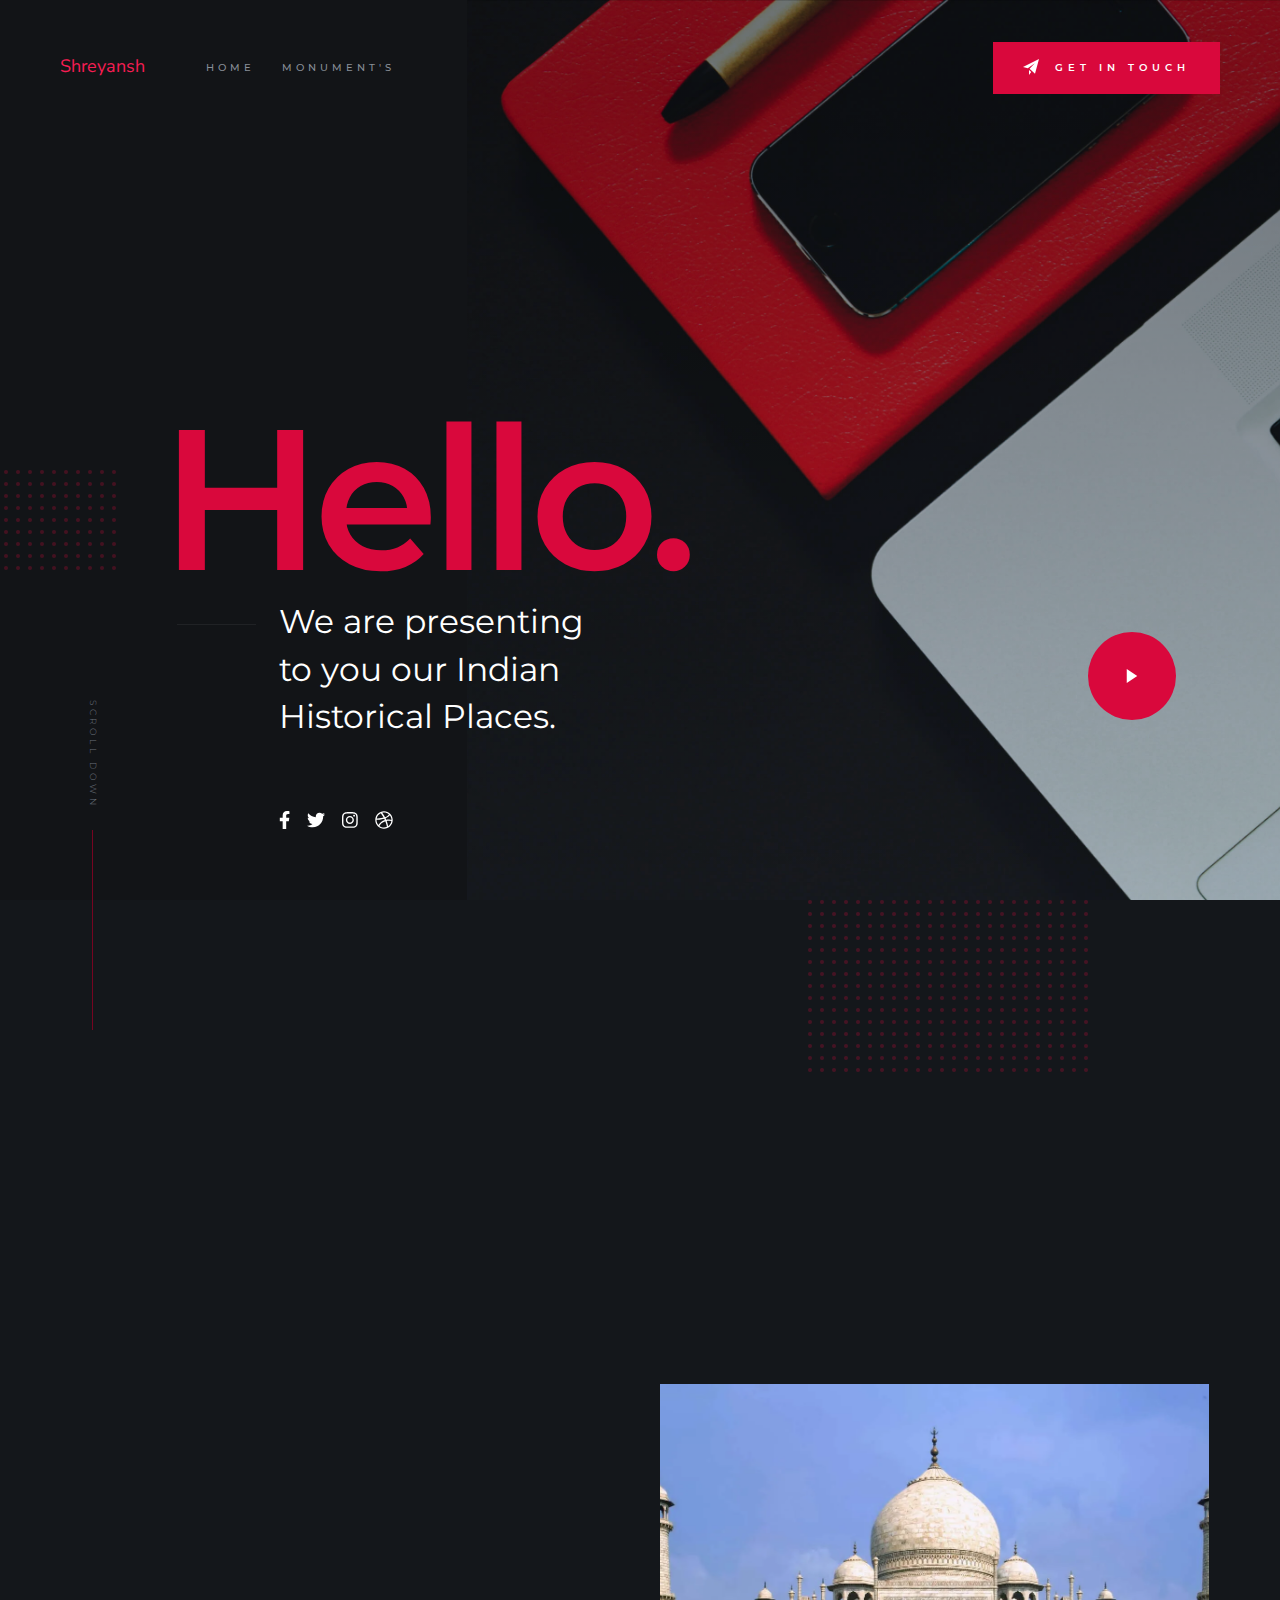
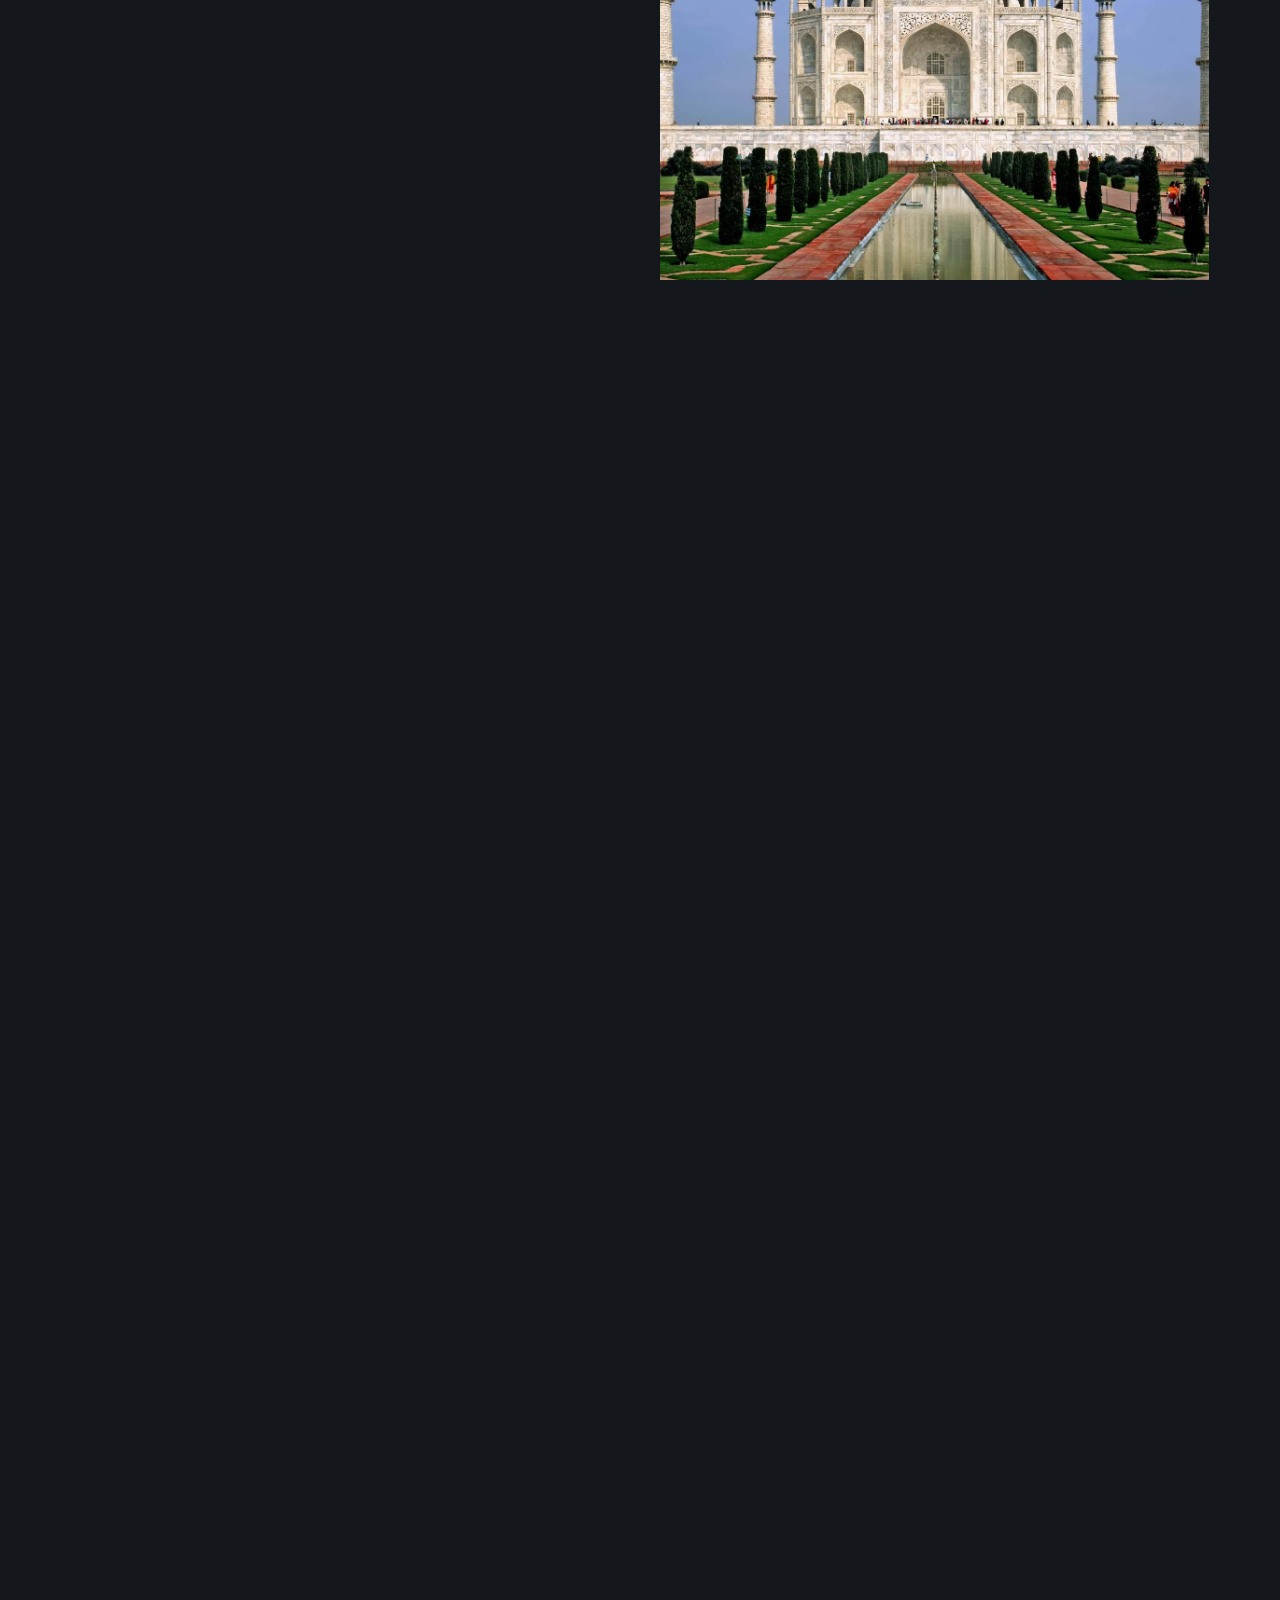
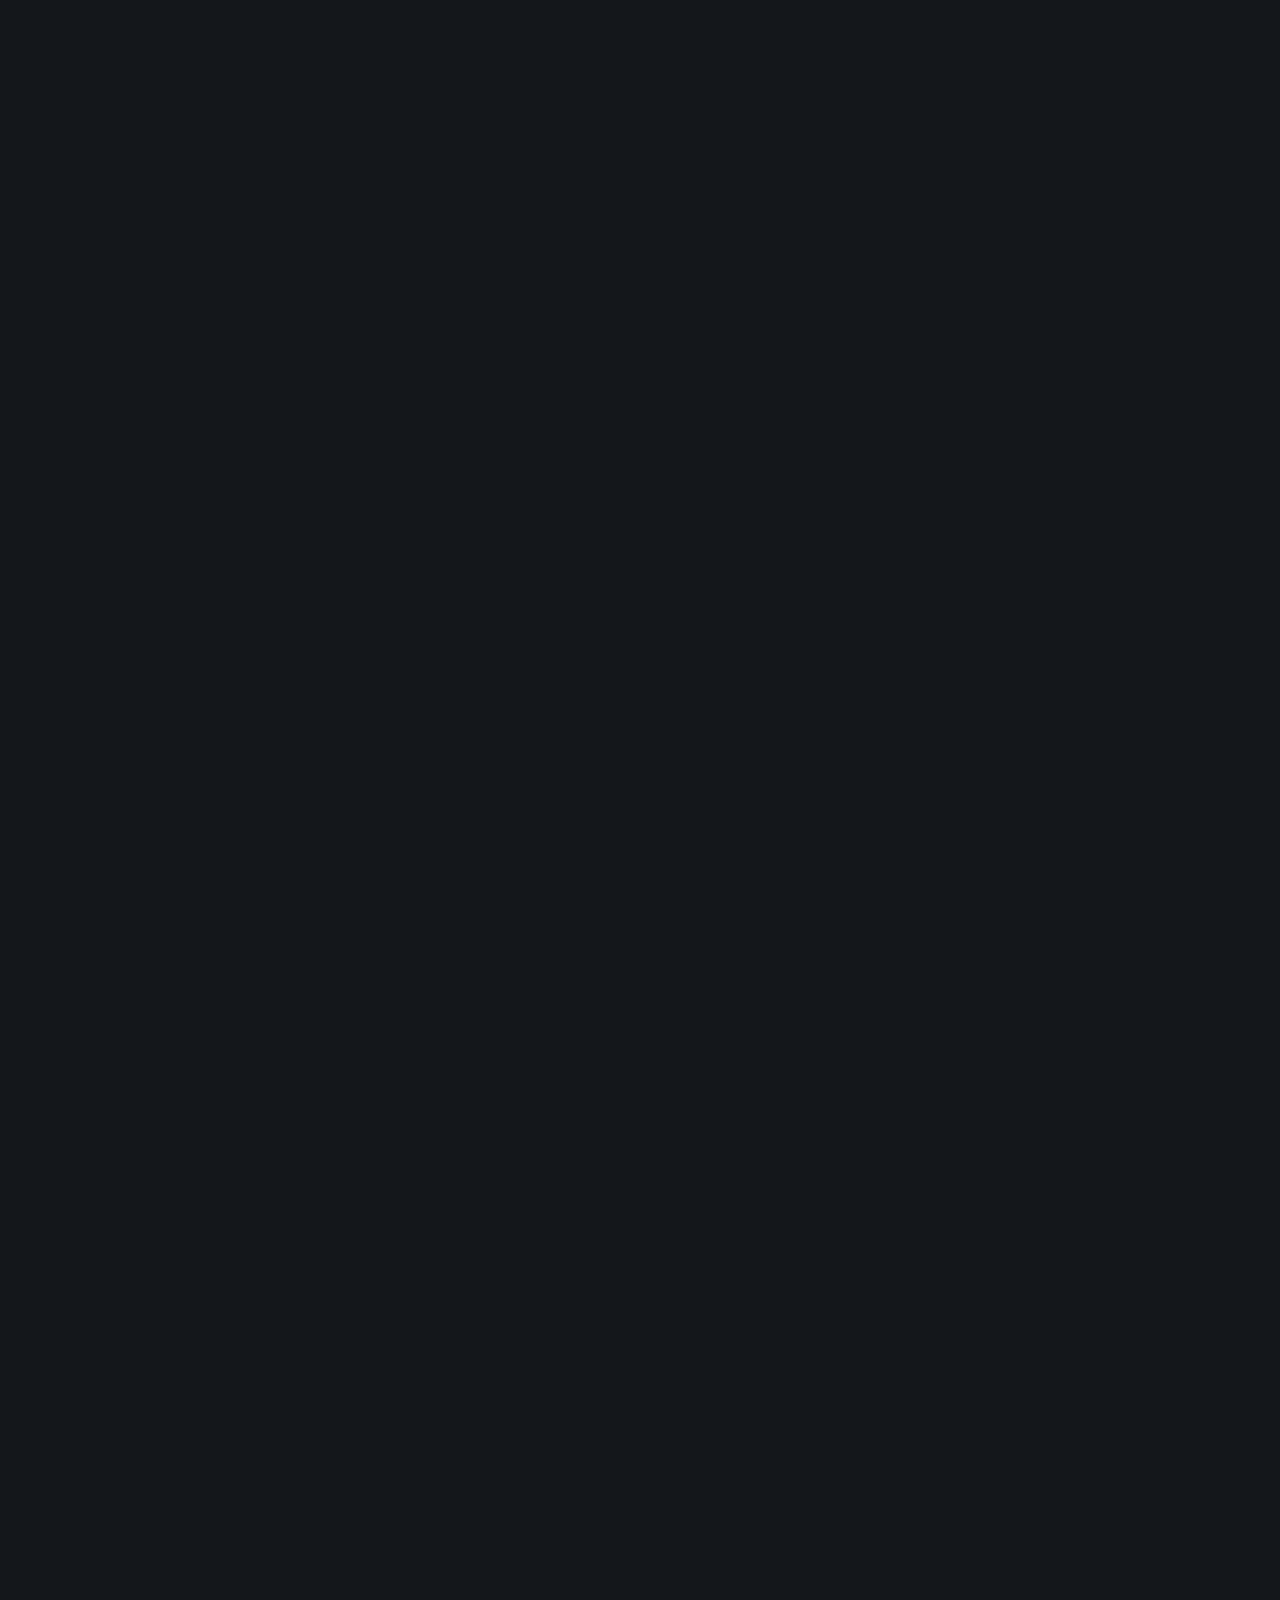
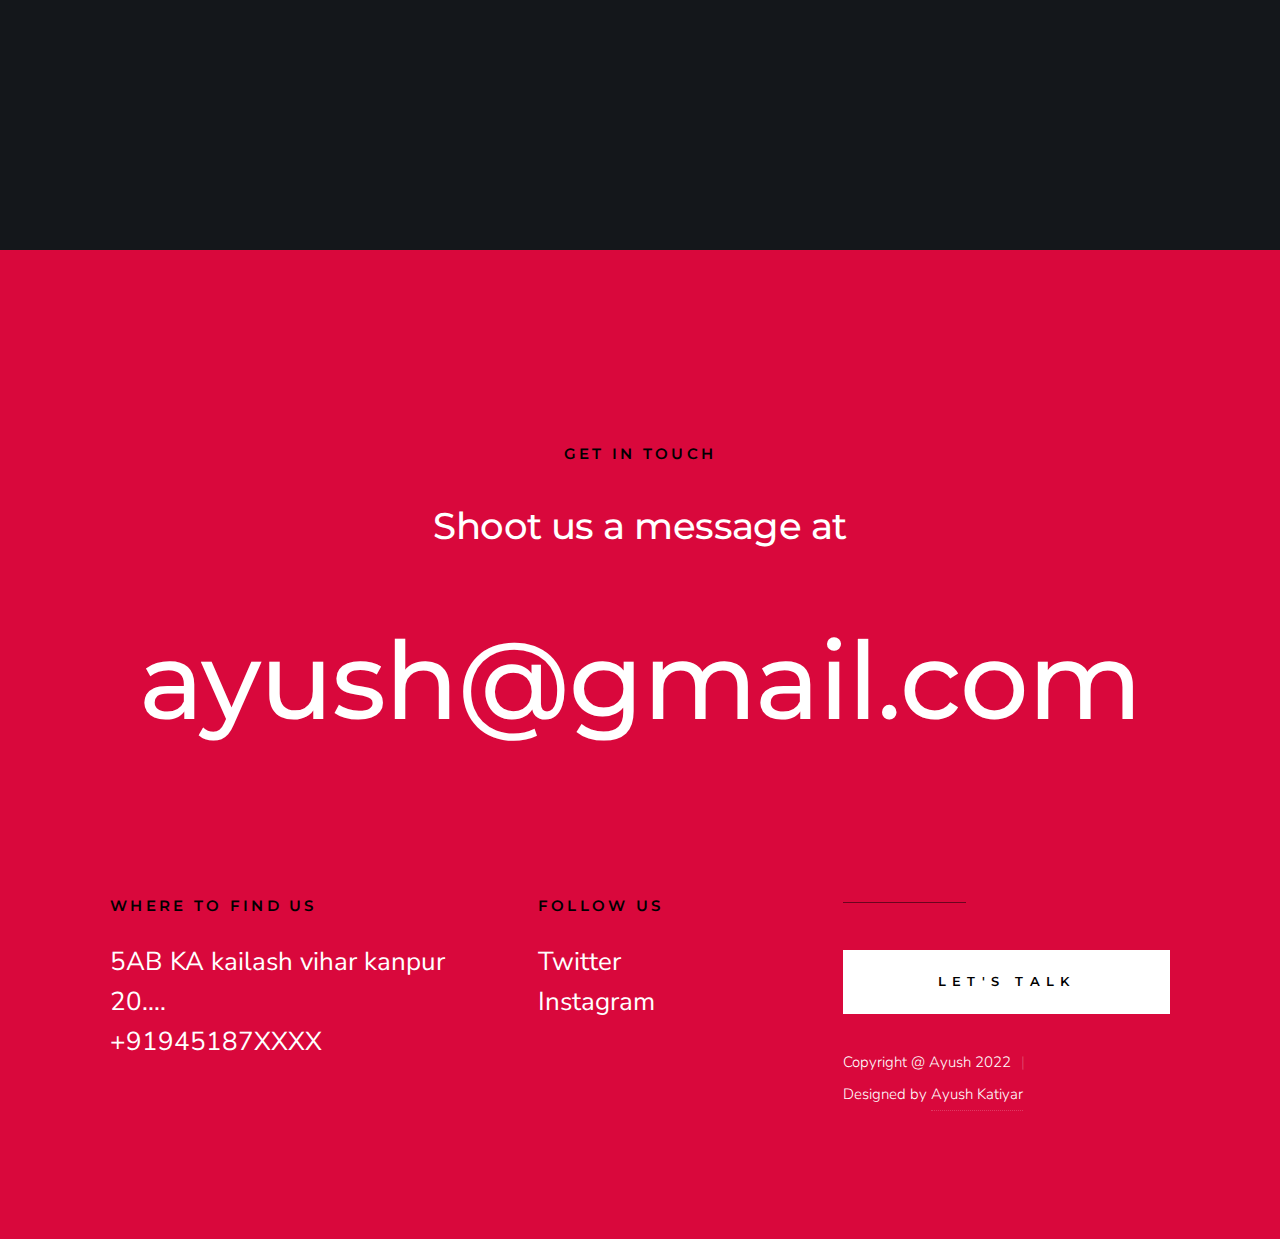
<file: index.html>
<html class="js svg audio canvas cssremunit csscalc cssgradients supports no-touchevents video cssanimations cssfilters flexbox flexboxlegacy no-flexboxtweener flexwrap csstransforms csstransforms3d csstransitions backgroundblendmode fontawesome-i2svg-active fontawesome-i2svg-complete ss-loaded" lang="en" style=""><head>

    <!--- basic page needs
    ================================================== -->
    <meta charset="utf-8">
    <title>Ayush</title>
    <meta name="description" content="">
    <meta name="author" content="">

    <!-- mobile specific metas
    ================================================== -->
    <meta name="viewport" content="width=device-width, initial-scale=1">

    <!-- CSS
    ================================================== -->
    <style type="text/css">svg:not(:root).svg-inline--fa{overflow:visible}.svg-inline--fa{display:inline-block;font-size:inherit;height:1em;overflow:visible;vertical-align:-.125em}.svg-inline--fa.fa-lg{vertical-align:-.225em}.svg-inline--fa.fa-w-1{width:.0625em}.svg-inline--fa.fa-w-2{width:.125em}.svg-inline--fa.fa-w-3{width:.1875em}.svg-inline--fa.fa-w-4{width:.25em}.svg-inline--fa.fa-w-5{width:.3125em}.svg-inline--fa.fa-w-6{width:.375em}.svg-inline--fa.fa-w-7{width:.4375em}.svg-inline--fa.fa-w-8{width:.5em}.svg-inline--fa.fa-w-9{width:.5625em}.svg-inline--fa.fa-w-10{width:.625em}.svg-inline--fa.fa-w-11{width:.6875em}.svg-inline--fa.fa-w-12{width:.75em}.svg-inline--fa.fa-w-13{width:.8125em}.svg-inline--fa.fa-w-14{width:.875em}.svg-inline--fa.fa-w-15{width:.9375em}.svg-inline--fa.fa-w-16{width:1em}.svg-inline--fa.fa-w-17{width:1.0625em}.svg-inline--fa.fa-w-18{width:1.125em}.svg-inline--fa.fa-w-19{width:1.1875em}.svg-inline--fa.fa-w-20{width:1.25em}.svg-inline--fa.fa-pull-left{margin-right:.3em;width:auto}.svg-inline--fa.fa-pull-right{margin-left:.3em;width:auto}.svg-inline--fa.fa-border{height:1.5em}.svg-inline--fa.fa-li{width:2em}.svg-inline--fa.fa-fw{width:1.25em}.fa-layers svg.svg-inline--fa{bottom:0;left:0;margin:auto;position:absolute;right:0;top:0}.fa-layers{display:inline-block;height:1em;position:relative;text-align:center;vertical-align:-.125em;width:1em}.fa-layers svg.svg-inline--fa{-webkit-transform-origin:center center;transform-origin:center center}.fa-layers-counter,.fa-layers-text{display:inline-block;position:absolute;text-align:center}.fa-layers-text{left:50%;top:50%;-webkit-transform:translate(-50%,-50%);transform:translate(-50%,-50%);-webkit-transform-origin:center center;transform-origin:center center}.fa-layers-counter{background-color:#ff253a;border-radius:1em;-webkit-box-sizing:border-box;box-sizing:border-box;color:#fff;height:1.5em;line-height:1;max-width:5em;min-width:1.5em;overflow:hidden;padding:.25em;right:0;text-overflow:ellipsis;top:0;-webkit-transform:scale(.25);transform:scale(.25);-webkit-transform-origin:top right;transform-origin:top right}.fa-layers-bottom-right{bottom:0;right:0;top:auto;-webkit-transform:scale(.25);transform:scale(.25);-webkit-transform-origin:bottom right;transform-origin:bottom right}.fa-layers-bottom-left{bottom:0;left:0;right:auto;top:auto;-webkit-transform:scale(.25);transform:scale(.25);-webkit-transform-origin:bottom left;transform-origin:bottom left}.fa-layers-top-right{right:0;top:0;-webkit-transform:scale(.25);transform:scale(.25);-webkit-transform-origin:top right;transform-origin:top right}.fa-layers-top-left{left:0;right:auto;top:0;-webkit-transform:scale(.25);transform:scale(.25);-webkit-transform-origin:top left;transform-origin:top left}.fa-lg{font-size:1.3333333333em;line-height:.75em;vertical-align:-.0667em}.fa-xs{font-size:.75em}.fa-sm{font-size:.875em}.fa-1x{font-size:1em}.fa-2x{font-size:2em}.fa-3x{font-size:3em}.fa-4x{font-size:4em}.fa-5x{font-size:5em}.fa-6x{font-size:6em}.fa-7x{font-size:7em}.fa-8x{font-size:8em}.fa-9x{font-size:9em}.fa-10x{font-size:10em}.fa-fw{text-align:center;width:1.25em}.fa-ul{list-style-type:none;margin-left:2.5em;padding-left:0}.fa-ul>li{position:relative}.fa-li{left:-2em;position:absolute;text-align:center;width:2em;line-height:inherit}.fa-border{border:solid .08em #eee;border-radius:.1em;padding:.2em .25em .15em}.fa-pull-left{float:left}.fa-pull-right{float:right}.fa.fa-pull-left,.fab.fa-pull-left,.fal.fa-pull-left,.far.fa-pull-left,.fas.fa-pull-left{margin-right:.3em}.fa.fa-pull-right,.fab.fa-pull-right,.fal.fa-pull-right,.far.fa-pull-right,.fas.fa-pull-right{margin-left:.3em}.fa-spin{-webkit-animation:fa-spin 2s infinite linear;animation:fa-spin 2s infinite linear}.fa-pulse{-webkit-animation:fa-spin 1s infinite steps(8);animation:fa-spin 1s infinite steps(8)}@-webkit-keyframes fa-spin{0%{-webkit-transform:rotate(0);transform:rotate(0)}100%{-webkit-transform:rotate(360deg);transform:rotate(360deg)}}@keyframes fa-spin{0%{-webkit-transform:rotate(0);transform:rotate(0)}100%{-webkit-transform:rotate(360deg);transform:rotate(360deg)}}.fa-rotate-90{-webkit-transform:rotate(90deg);transform:rotate(90deg)}.fa-rotate-180{-webkit-transform:rotate(180deg);transform:rotate(180deg)}.fa-rotate-270{-webkit-transform:rotate(270deg);transform:rotate(270deg)}.fa-flip-horizontal{-webkit-transform:scale(-1,1);transform:scale(-1,1)}.fa-flip-vertical{-webkit-transform:scale(1,-1);transform:scale(1,-1)}.fa-flip-both,.fa-flip-horizontal.fa-flip-vertical{-webkit-transform:scale(-1,-1);transform:scale(-1,-1)}:root .fa-flip-both,:root .fa-flip-horizontal,:root .fa-flip-vertical,:root .fa-rotate-180,:root .fa-rotate-270,:root .fa-rotate-90{-webkit-filter:none;filter:none}.fa-stack{display:inline-block;height:2em;position:relative;width:2.5em}.fa-stack-1x,.fa-stack-2x{bottom:0;left:0;margin:auto;position:absolute;right:0;top:0}.svg-inline--fa.fa-stack-1x{height:1em;width:1.25em}.svg-inline--fa.fa-stack-2x{height:2em;width:2.5em}.fa-inverse{color:#fff}.sr-only{border:0;clip:rect(0,0,0,0);height:1px;margin:-1px;overflow:hidden;padding:0;position:absolute;width:1px}.sr-only-focusable:active,.sr-only-focusable:focus{clip:auto;height:auto;margin:0;overflow:visible;position:static;width:auto}.svg-inline--fa .fa-primary{fill:var(--fa-primary-color,currentColor);opacity:1;opacity:var(--fa-primary-opacity,1)}.svg-inline--fa .fa-secondary{fill:var(--fa-secondary-color,currentColor);opacity:.4;opacity:var(--fa-secondary-opacity,.4)}.svg-inline--fa.fa-swap-opacity .fa-primary{opacity:.4;opacity:var(--fa-secondary-opacity,.4)}.svg-inline--fa.fa-swap-opacity .fa-secondary{opacity:1;opacity:var(--fa-primary-opacity,1)}.svg-inline--fa mask .fa-primary,.svg-inline--fa mask .fa-secondary{fill:#000}.fad.fa-inverse{color:#fff}</style><link rel="stylesheet" href="css/styles.css">
    <link rel="stylesheet" href="css/vendor.css">

    <!-- script
    ================================================== -->
    <script src="js/modernizr.js"></script>
    <script defer="" src="js/fontawesome/all.min.js"></script>

    <!-- favicons
    ================================================== -->
    <link rel="apple-touch-icon" sizes="180x180" href="apple-touch-icon.png">
    <link rel="icon" type="image/png" sizes="32x32" href="favicon-32x32.png">
    <link rel="icon" type="image/png" sizes="16x16" href="favicon-16x16.png">
    <link rel="manifest" href="site.webmanifest">

</head>

<body id="top" data-aos-easing="ease-in-out" data-aos-duration="600" data-aos-delay="300">


    <!-- preloader
    ================================================== -->
    <div id="preloader" style="display: none;">
        <div id="loader" class="dots-fade" style="display: none;">
            <div></div>
            <div></div>
            <div></div>
        </div>
    </div>


    <!-- header
    ================================================== -->
    <header class="s-header">

        <div class="s-header__logo">
            <a href="index.html">
                <title>title</title>Shreyansh</a>
        </div>

        <div class="s-header__content">
    
            <nav class="s-header__nav-wrap">
                <ul class="s-header__nav">
                    <li><a class="smoothscroll" href="#hero" title="Intro">Home</a></li>
                    <li><a class="smoothscroll" href="#about" title="About">Monument's </a></li>
                   
                </ul>
            </nav> <!-- end s-header__nav-wrap -->

            <a href="mailto:#0" class="btn btn--primary btn--small">
                <svg xmlns="http://www.w3.org/2000/svg" width="24" height="24" viewBox="0 0 24 24"><path d="M24 0l-6 22-8.129-7.239 7.802-8.234-10.458 7.227-7.215-1.754 24-12zm-15 16.668v7.332l3.258-4.431-3.258-2.901z"></path></svg>
                Get In Touch
            </a>

        </div> <!-- end header-content -->

        <a class="s-header__menu-toggle" href="#0"><span>Menu</span></a>

    </header> <!-- end s-header -->


    <!-- hero
    ================================================== -->
    <section id="hero" class="s-hero target-section">

        <div class="s-hero__bg">
            <div class="gradient-overlay"></div>
        </div>

        <div class="row s-hero__content">
            <div class="column">

                <h1>Hello.</h1>
                <div class="s-hero__content-about">

                    <p>
                    We are presenting   <br>
                    to you our Indian <br>
                    Historical  Places.
                    </p>
    
                    <footer>
                        <div class="s-hero__content-social">
                            <a href="#0"><svg class="svg-inline--fa fa-facebook-f fa-w-10" aria-hidden="true" focusable="false" data-prefix="fab" data-icon="facebook-f" role="img" xmlns="http://www.w3.org/2000/svg" viewBox="0 0 320 512" data-fa-i2svg=""><path fill="currentColor" d="M279.14 288l14.22-92.66h-88.91v-60.13c0-25.35 12.42-50.06 52.24-50.06h40.42V6.26S260.43 0 225.36 0c-73.22 0-121.08 44.38-121.08 124.72v70.62H22.89V288h81.39v224h100.17V288z"></path></svg><!-- <i class="fab fa-facebook-f" aria-hidden="true"></i> --></a>
                            <a href="#0"><svg class="svg-inline--fa fa-twitter fa-w-16" aria-hidden="true" focusable="false" data-prefix="fab" data-icon="twitter" role="img" xmlns="http://www.w3.org/2000/svg" viewBox="0 0 512 512" data-fa-i2svg=""><path fill="currentColor" d="M459.37 151.716c.325 4.548.325 9.097.325 13.645 0 138.72-105.583 298.558-298.558 298.558-59.452 0-114.68-17.219-161.137-47.106 8.447.974 16.568 1.299 25.34 1.299 49.055 0 94.213-16.568 130.274-44.832-46.132-.975-84.792-31.188-98.112-72.772 6.498.974 12.995 1.624 19.818 1.624 9.421 0 18.843-1.3 27.614-3.573-48.081-9.747-84.143-51.98-84.143-102.985v-1.299c13.969 7.797 30.214 12.67 47.431 13.319-28.264-18.843-46.781-51.005-46.781-87.391 0-19.492 5.197-37.36 14.294-52.954 51.655 63.675 129.3 105.258 216.365 109.807-1.624-7.797-2.599-15.918-2.599-24.04 0-57.828 46.782-104.934 104.934-104.934 30.213 0 57.502 12.67 76.67 33.137 23.715-4.548 46.456-13.32 66.599-25.34-7.798 24.366-24.366 44.833-46.132 57.827 21.117-2.273 41.584-8.122 60.426-16.243-14.292 20.791-32.161 39.308-52.628 54.253z"></path></svg><!-- <i class="fab fa-twitter" aria-hidden="true"></i> --></a>
                            <a href="#0"><svg class="svg-inline--fa fa-instagram fa-w-14" aria-hidden="true" focusable="false" data-prefix="fab" data-icon="instagram" role="img" xmlns="http://www.w3.org/2000/svg" viewBox="0 0 448 512" data-fa-i2svg=""><path fill="currentColor" d="M224.1 141c-63.6 0-114.9 51.3-114.9 114.9s51.3 114.9 114.9 114.9S339 319.5 339 255.9 287.7 141 224.1 141zm0 189.6c-41.1 0-74.7-33.5-74.7-74.7s33.5-74.7 74.7-74.7 74.7 33.5 74.7 74.7-33.6 74.7-74.7 74.7zm146.4-194.3c0 14.9-12 26.8-26.8 26.8-14.9 0-26.8-12-26.8-26.8s12-26.8 26.8-26.8 26.8 12 26.8 26.8zm76.1 27.2c-1.7-35.9-9.9-67.7-36.2-93.9-26.2-26.2-58-34.4-93.9-36.2-37-2.1-147.9-2.1-184.9 0-35.8 1.7-67.6 9.9-93.9 36.1s-34.4 58-36.2 93.9c-2.1 37-2.1 147.9 0 184.9 1.7 35.9 9.9 67.7 36.2 93.9s58 34.4 93.9 36.2c37 2.1 147.9 2.1 184.9 0 35.9-1.7 67.7-9.9 93.9-36.2 26.2-26.2 34.4-58 36.2-93.9 2.1-37 2.1-147.8 0-184.8zM398.8 388c-7.8 19.6-22.9 34.7-42.6 42.6-29.5 11.7-99.5 9-132.1 9s-102.7 2.6-132.1-9c-19.6-7.8-34.7-22.9-42.6-42.6-11.7-29.5-9-99.5-9-132.1s-2.6-102.7 9-132.1c7.8-19.6 22.9-34.7 42.6-42.6 29.5-11.7 99.5-9 132.1-9s102.7-2.6 132.1 9c19.6 7.8 34.7 22.9 42.6 42.6 11.7 29.5 9 99.5 9 132.1s2.7 102.7-9 132.1z"></path></svg><!-- <i class="fab fa-instagram" aria-hidden="true"></i> --></a>
                            <a href="#0"><svg class="svg-inline--fa fa-dribbble fa-w-16" aria-hidden="true" focusable="false" data-prefix="fab" data-icon="dribbble" role="img" xmlns="http://www.w3.org/2000/svg" viewBox="0 0 512 512" data-fa-i2svg=""><path fill="currentColor" d="M256 8C119.252 8 8 119.252 8 256s111.252 248 248 248 248-111.252 248-248S392.748 8 256 8zm163.97 114.366c29.503 36.046 47.369 81.957 47.835 131.955-6.984-1.477-77.018-15.682-147.502-6.818-5.752-14.041-11.181-26.393-18.617-41.614 78.321-31.977 113.818-77.482 118.284-83.523zM396.421 97.87c-3.81 5.427-35.697 48.286-111.021 76.519-34.712-63.776-73.185-116.168-79.04-124.008 67.176-16.193 137.966 1.27 190.061 47.489zm-230.48-33.25c5.585 7.659 43.438 60.116 78.537 122.509-99.087 26.313-186.36 25.934-195.834 25.809C62.38 147.205 106.678 92.573 165.941 64.62zM44.17 256.323c0-2.166.043-4.322.108-6.473 9.268.19 111.92 1.513 217.706-30.146 6.064 11.868 11.857 23.915 17.174 35.949-76.599 21.575-146.194 83.527-180.531 142.306C64.794 360.405 44.17 310.73 44.17 256.323zm81.807 167.113c22.127-45.233 82.178-103.622 167.579-132.756 29.74 77.283 42.039 142.053 45.189 160.638-68.112 29.013-150.015 21.053-212.768-27.882zm248.38 8.489c-2.171-12.886-13.446-74.897-41.152-151.033 66.38-10.626 124.7 6.768 131.947 9.055-9.442 58.941-43.273 109.844-90.795 141.978z"></path></svg><!-- <i class="fab fa-dribbble" aria-hidden="true"></i> --></a>
                        </div>
                    </footer>
                </div>

            </div>
        </div>

        <div class="s-hero__video">
            <a class="s-hero__video-link" href="https://player.vimeo.com/video/117310401?color=01aef0&amp;title=0&amp;byline=0&amp;portrait=0" data-lity="">
                <svg xmlns="http://www.w3.org/2000/svg" width="24" height="24" viewBox="0 0 24 24"><path d="M21 12l-18 12v-24z"></path></svg>
                <span class="s-hero__video-text">Play Video</span>
            </a>
        </div>

        <div class="s-hero__scroll">
            <a href="#about" class="s-hero__scroll-link smoothscroll">
                Scroll Down
            </a>
        </div>

    </section> <!-- end s-hero -->


    <!-- about
    ================================================== -->
    <section id="about" class="s-about">

        <div class="horizontal-line"></div>

        <div class="row">
            <div class="column large-12">

                <div class="section-title aos-init" data-num="01" data-aos="fade-up">
                    
                </div>

            </div>

            <div class="column large-6 w-900-stack s-about__intro-text">
                <h1 class="display-1 aos-init" data-aos="fade-up">
                    TAJ MAHAL :-
                </h1>

                <p class="lead aos-init" data-aos="fade-up">
                    Taj Mahal, also spelled Tadj Mahall, mausoleum complex in Agra, western Uttar Pradesh state, northern India. The Taj Mahal was built by the Mughal emperor Shah Jahān (reigned 1628–58) to immortalize his wife Mumtaz Mahal (“Chosen One of the Palace”), who died in childbirth in 1631, having been the emperor’s inseparable companion since their marriage in 1612. India’s most famous and widely recognized building, it is situated in the eastern part of the city on the southern (right) bank of the Yamuna (Jumna) River. Agra Fort (Red Fort), also on the right bank of the Yamuna, is about 1 mile (1.6 km) west of the Taj Mahal.

                </p>
            </div>

            <div class="column large-6 w-900-stack s-about__photo-block">
                <div class="s-about__photo aos-init aos-animate" href="/Users/yogeshharsana/Downloads/Flare_1_0_0/images/portfolio/gallery/about-photo.jpg " data-aos="fade-up"></div>
            </div>
        </div>

        <div class="horizontal-line"></div>

        <div class="row">
            <div class="column large-12">

                <div class="section-title aos-init" data-num="01" data-aos="fade-up">
                    
                </div>

            </div>

            <div class="column large-6 w-900-stack s-about__intro-text">
                <h1 class="display-1 aos-init" data-aos="fade-up">
                    QUTUB MINAR :-
                </h1>

                <p class="lead aos-init" data-aos="fade-up">
                    Delhi’s Qutub Minar is a five-storied structure constructed over four centuries by a number of rulers. It was originally commissioned by Qutb-ud-din Aibak, who was the founder of the Delhi Sultanate, around 1192 as a victory tower. The minaret is named after him; although he wasn’t able to build it beyond the first story. His successor Shams-ud-din Iltutmish added three more floors to the structure in 1220. Its topmost story suffered damages in 1369 due to lightning. It was reconstructed by Firoz Shah Tughlaq, who added the fifth and final story to the tower while the entrance to Qutub Minar was built by Sher Shah Suri.
                </p>
            </div>

            <div class="column large-6 w-900-stack s-about__photo1-block">
                <div class="s-about__photo1 aos-init" data-aos="fade-up"></div>
            </div>
        </div>

    </section> <!-- end s-about -->


    <!-- services
    ================================================== -->
    
    <section id="portfolio" class="s-portfolio">

        <div class="row s-porfolio__top">
            <div class="column large-6 w-900-stack">
                <div class="section-title aos-init" data-num="03" data-aos="fade-up">
                    <h3 class="h6">Recent Pictures.</h3>
                </div>
            </div>
            <div class="column large-6 w-900-stack">
                <h1 class="display-1 aos-init" data-aos="fade-up">
                    Check out more photos.
                </h1>
            </div>
        </div> <!-- end s-portfolio__top-->

        <div class="row s-portfolio__list block-large-1-2 block-tab-full collapse">

            <div class="column aos-init" data-aos="fade-up">
                <div class="folio-item">
                    <div class="folio-item__thumb">
                        <a class="folio-item__thumb-link" href="images/portfolio/gallery/g-red-wheel.jpg" title="The Red Wheel" data-size="1050x700">
                            <img src="images/portfolio/red-wheel.jpg" srcset="images/portfolio/red-wheel.jpg 1x, images/portfolio/red-wheel@2x.jpg 2x" alt="">
                        </a>
                    </div>
                    <div class="folio-item__info">
                        <div class="folio-item__cat">Branding</div>
                        <h4 class="folio-item__title">The Red Wheel</h4>
                    </div>
                    <a href="https://www.behance.net/" title="Project Link" class="folio-item__project-link">Project Link</a>
                    <div class="folio-item__caption">
                        <p>Vero molestiae sed aut natus excepturi. Et tempora numquam. Temporibus iusto quo.Unde dolorem corrupti neque nisi.</p>
                    </div>
                </div>
            </div> <!-- end column -->
            <div class="column aos-init" data-aos="fade-up">
                <div class="folio-item">
                    <div class="folio-item__thumb">
                        <a class="folio-item__thumb-link" href="images/portfolio/gallery/g-music-life.jpg" title="Music Life" data-size="1050x700">
                            <img src="images/portfolio/music-life.jpg" srcset="images/portfolio/music-life.jpg 1x, images/portfolio/music-life@2x.jpg 2x" alt="">
                        </a>
                    </div>
                    <div class="folio-item__info">
                        <div class="folio-item__cat">Frontend Design</div>
                        <h4 class="folio-item__title">Music Life</h4>
                    </div>
                    <a href="https://www.behance.net/" title="Project Link" class="folio-item__project-link">Project Link</a>
                    <div class="folio-item__caption">
                        <p>Vero molestiae sed aut natus excepturi. Et tempora numquam. Temporibus iusto quo.Unde dolorem corrupti neque nisi.</p>
                    </div>
                </div>
            </div> <!-- end column -->
            <div class="column aos-init" data-aos="fade-up">
                <div class="folio-item">
                    <div class="folio-item__thumb">
                        <a class="folio-item__thumb-link" href="images/portfolio/gallery/g-oi-logo.jpg" title="OI Logo" data-size="1050x700">
                            <img src="images/portfolio/oi-logo.jpg.jpg" srcset="images/portfolio/oi-logo.jpg 1x, images/portfolio/oi-logo@2x.jpg 2x" alt="">
                        </a>
                    </div>
                    <div class="folio-item__info">
                        <div class="folio-item__cat">Branding</div>
                        <h4 class="folio-item__title">OI Logo</h4>
                    </div>
                    <a href="https://www.behance.net/" title="Project Link" class="folio-item__project-link">Project Link</a>
                    <div class="folio-item__caption">
                        <p>Vero molestiae sed aut natus excepturi. Et tempora numquam. Temporibus iusto quo.Unde dolorem corrupti neque nisi.</p>
                    </div>
                </div>
            </div> <!-- end column -->
            <div class="column aos-init" data-aos="fade-up">
                <div class="folio-item">
                    <div class="folio-item__thumb">
                        <a class="folio-item__thumb-link" href="images/portfolio/gallery/g-corrugated-sheets.jpg" title="Corrugated Sheets" data-size="1050x700">
                            <img src="images/portfolio/corrugated-sheets.jpg" srcset="images/portfolio/corrugated-sheets.jpg 1x, images/portfolio/corrugated-sheets@2x.jpg 2x" alt="">
                        </a>
                    </div>
                    <div class="folio-item__info">
                        <div class="folio-item__cat">Frontend Design</div>
                        <h4 class="folio-item__title">Corrugated Sheets</h4>
                    </div>
                    <a href="https://www.behance.net/" title="Project Link" class="folio-item__project-link">Project Link</a>
                    <div class="folio-item__caption">
                        <p>Vero molestiae sed aut natus excepturi. Et tempora numquam. Temporibus iusto quo.Unde dolorem corrupti neque nisi.</p>
                    </div>
                </div>
            </div> <!-- end column -->
            <div class="column aos-init" data-aos="fade-up">
                <div class="folio-item">
                    <div class="folio-item__thumb">
                        <a class="folio-item__thumb-link" href="images/portfolio/gallery/g-woodcraft.jpg" title="Sand Dunes" data-size="1050x700">
                            <img src="images/portfolio/woodcraft.jpg" srcset="images/portfolio/woodcraft.jpg 1x, images/portfolio/woodcraft@2x.jpg 2x" alt="">
                        </a>
                    </div>
                    <div class="folio-item__info">
                        <div class="folio-item__cat">Frontend Design</div>
                        <h4 class="folio-item__title">Wooocraft</h4>
                    </div>
                    <a href="https://www.behance.net/" title="Project Link" class="folio-item__project-link">
                        Project Link
                    </a>
                    <div class="folio-item__caption">
                        <p>Vero molestiae sed aut natus excepturi. Et tempora numquam. Temporibus iusto quo.Unde dolorem corrupti neque nisi.</p>
                    </div>
                </div>
            </div> <!-- end column -->
            <div class="column aos-init" data-aos="fade-up">
                <div class="folio-item">
                    <div class="folio-item__thumb">
                        <a class="folio-item__thumb-link" href="images/portfolio/gallery/g-lamp.jpg" title="The Lamp" data-size="1050x700">
                            <img src="images/portfolio/lamp.jpg" srcset="images/portfolio/lamp.jpg 1x, images/portfolio/lamp@2x.jpg 2x" alt="">
                        </a>
                    </div>
                    <div class="folio-item__info">
                        <div class="folio-item__cat">Frontend Design</div>
                        <h4 class="folio-item__title">The Lamp</h4>
                    </div>
                    <a href="https://www.behance.net/" title="Project Link" class="folio-item__project-link">Project Link</a>
                    <div class="folio-item__caption">
                        <p>Vero molestiae sed aut natus excepturi. Et tempora numquam. Temporibus iusto quo.Unde dolorem corrupti neque nisi.</p>
                    </div>
                </div>
            </div> <!-- end column -->

        </div> <!-- folio-list -->

    </section> <!-- end s-portfolio -->


    <!-- clients
    ================================================== -->
    

        

                
                
             <!-- end column -->

         <!-- end row -->


     <!-- end s-clients -->


    <!-- contact
    ================================================== -->
    <section class="s-contact">

        <div class="row narrower s-contact__top h-text-center">
            <div class="column">
                <h3 class="h6">Get In Touch</h3>
                <h1 class="display-1">
                
                Shoot us a message at
                </h1>
            </div>
        </div> <!-- s-footer__top -->

        <div class="row h-text-center">
            <div class="column">
                <p class="s-contact__email">
                    <a href="mailto:#0">ayush@gmail.com</a>
                </p>
            </div>
        </div>

    </section>  <!-- end s-contact -->


    <!-- footer
    ================================================== -->
    <footer class="s-footer">
        <div class="row row-y-top">

            <div class="column large-8 medium-12">
                <div class="row">
                    <div class="column large-7 tab-12 s-footer__block">
                        <h4 class="h6">Where to Find Us</h4>
        
                        <p>
                        5AB KA kailash vihar kanpur 20.... <br>
                        <a href="tel:197-543-2345">+91945187XXXX</a>
                        </p>
                    </div>
        
                    <div class="column large-5 tab-12 s-footer__block">
                        <h4 class="h6">Follow Us</h4>
        
                        <ul class="s-footer__list">
                            
                            <li><a href="www.twitter.com">Twitter</a></li>
                            <li><a href="www.instagram.com">Instagram</a></li>
                            
                        </ul>
                    </div>
                </div>
            </div>

            <div class="column large-4 medium-12 s-footer__block--end">
                <a href="mailto:#0" class="btn h-full-width">Let's Talk</a>

                <div class="ss-copyright">
                    <span>Copyright @ Ayush 2022</span> 
                    <span>Designed by <a href="https://www.styleshout.com/">Ayush Katiyar</a></span>
                </div>
            </div>

            <div class="ss-go-top">
                <a class="smoothscroll" title="Back to Top" href="#top">
                    top
                </a>
            </div> <!-- end ss-go-top -->

        </div>
    </footer>
    

    <!-- photoswipe background
    ================================================== -->
    <div aria-hidden="true" class="pswp" role="dialog" tabindex="-1">

        <div class="pswp__bg"></div>
        <div class="pswp__scroll-wrap">

            <div class="pswp__container">
                <div class="pswp__item"></div>
                <div class="pswp__item"></div>
                <div class="pswp__item"></div>
            </div>

            <div class="pswp__ui pswp__ui--hidden">
                <div class="pswp__top-bar">
                    <div class="pswp__counter"></div><button class="pswp__button pswp__button--close" title="Close (Esc)"></button> <button class="pswp__button pswp__button--share" title="Share"></button> <button class="pswp__button pswp__button--fs" title="Toggle fullscreen"></button> <button class="pswp__button pswp__button--zoom" title="Zoom in/out"></button>
                    <div class="pswp__preloader">
                        <div class="pswp__preloader__icn">
                            <div class="pswp__preloader__cut">
                                <div class="pswp__preloader__donut"></div>
                            </div>
                        </div>
                    </div>
                </div>
                <div class="pswp__share-modal pswp__share-modal--hidden pswp__single-tap">
                    <div class="pswp__share-tooltip"></div>
                </div><button class="pswp__button pswp__button--arrow--left" title="Previous (arrow left)"></button> <button class="pswp__button pswp__button--arrow--right" title="Next (arrow right)"></button>
                <div class="pswp__caption">
                    <div class="pswp__caption__center"></div>
                </div>
            </div>

        </div>

    </div> <!-- end photoSwipe background -->


    <!-- Java Script
    ================================================== -->
    <script src="js/jquery-3.2.1.min.js"></script>
    <script src="js/plugins.js"></script>
    <script src="js/main.js"></script>



</body></html>
</file>
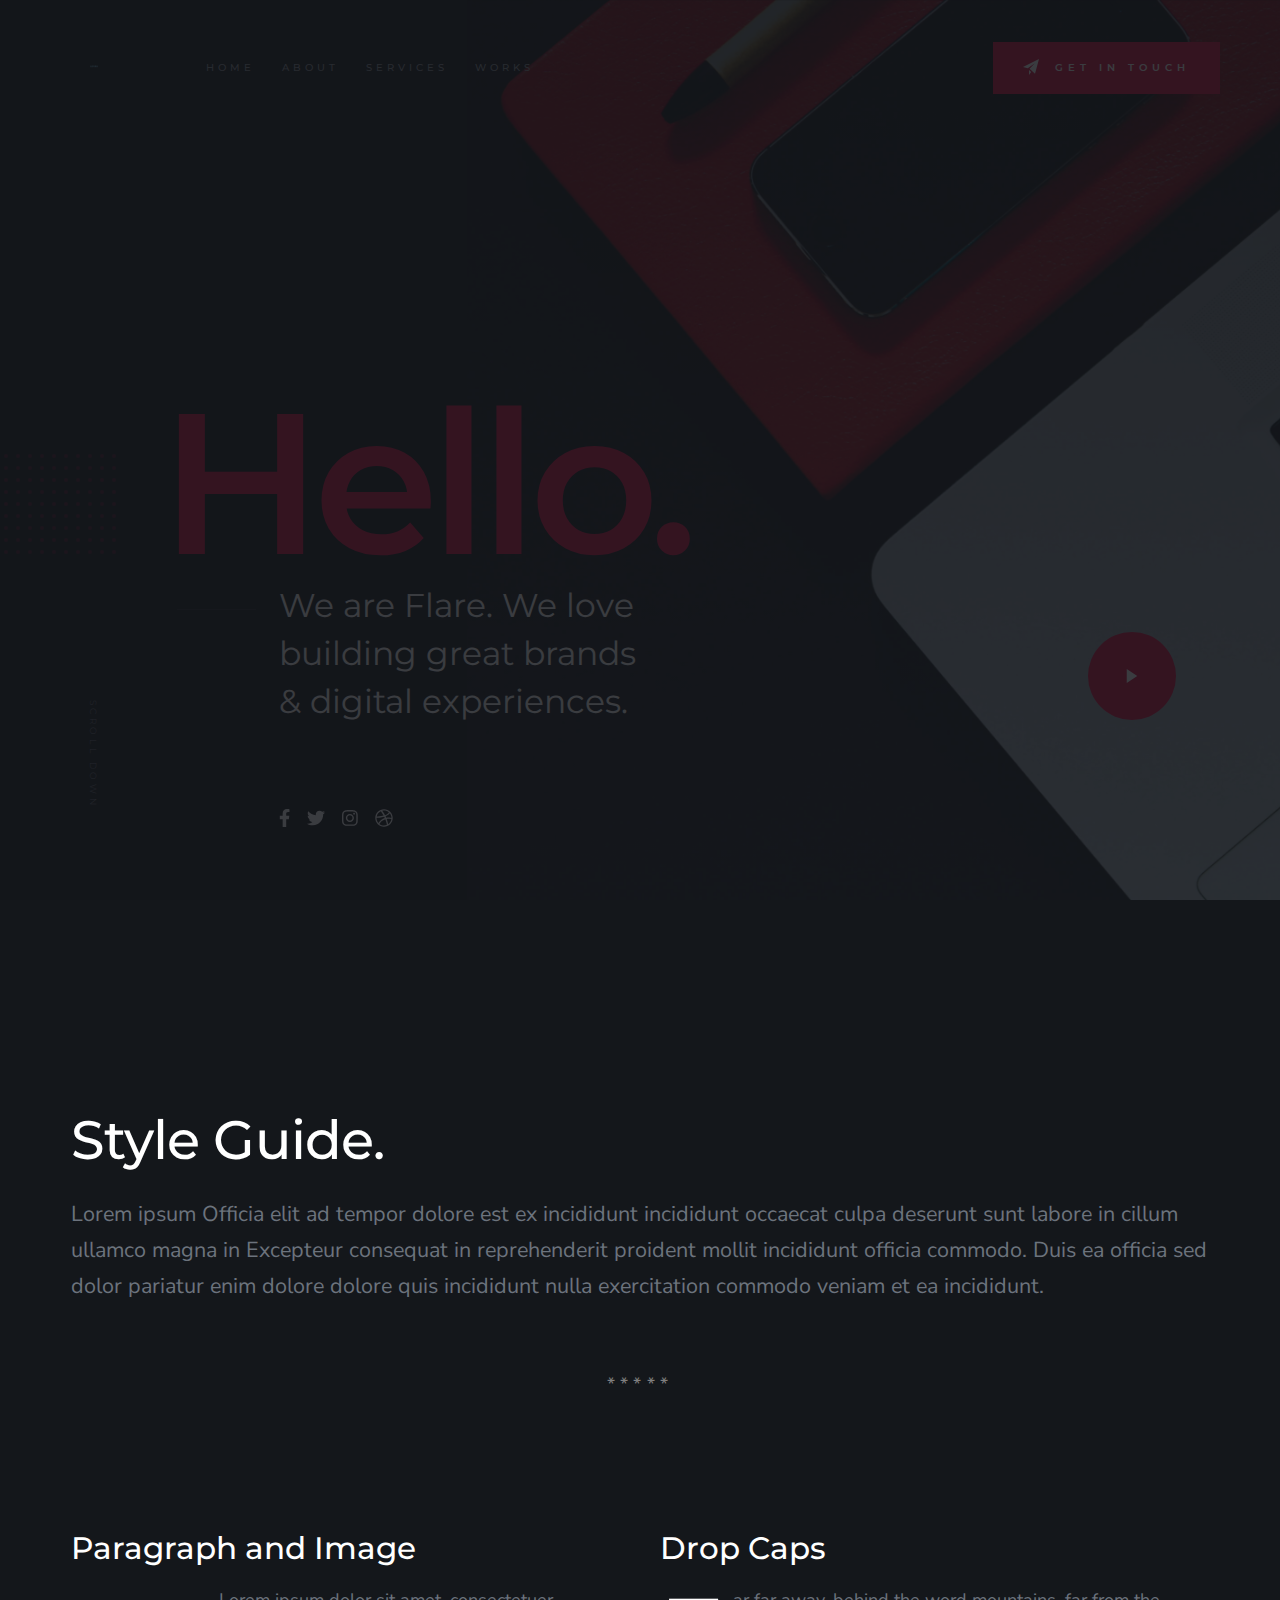
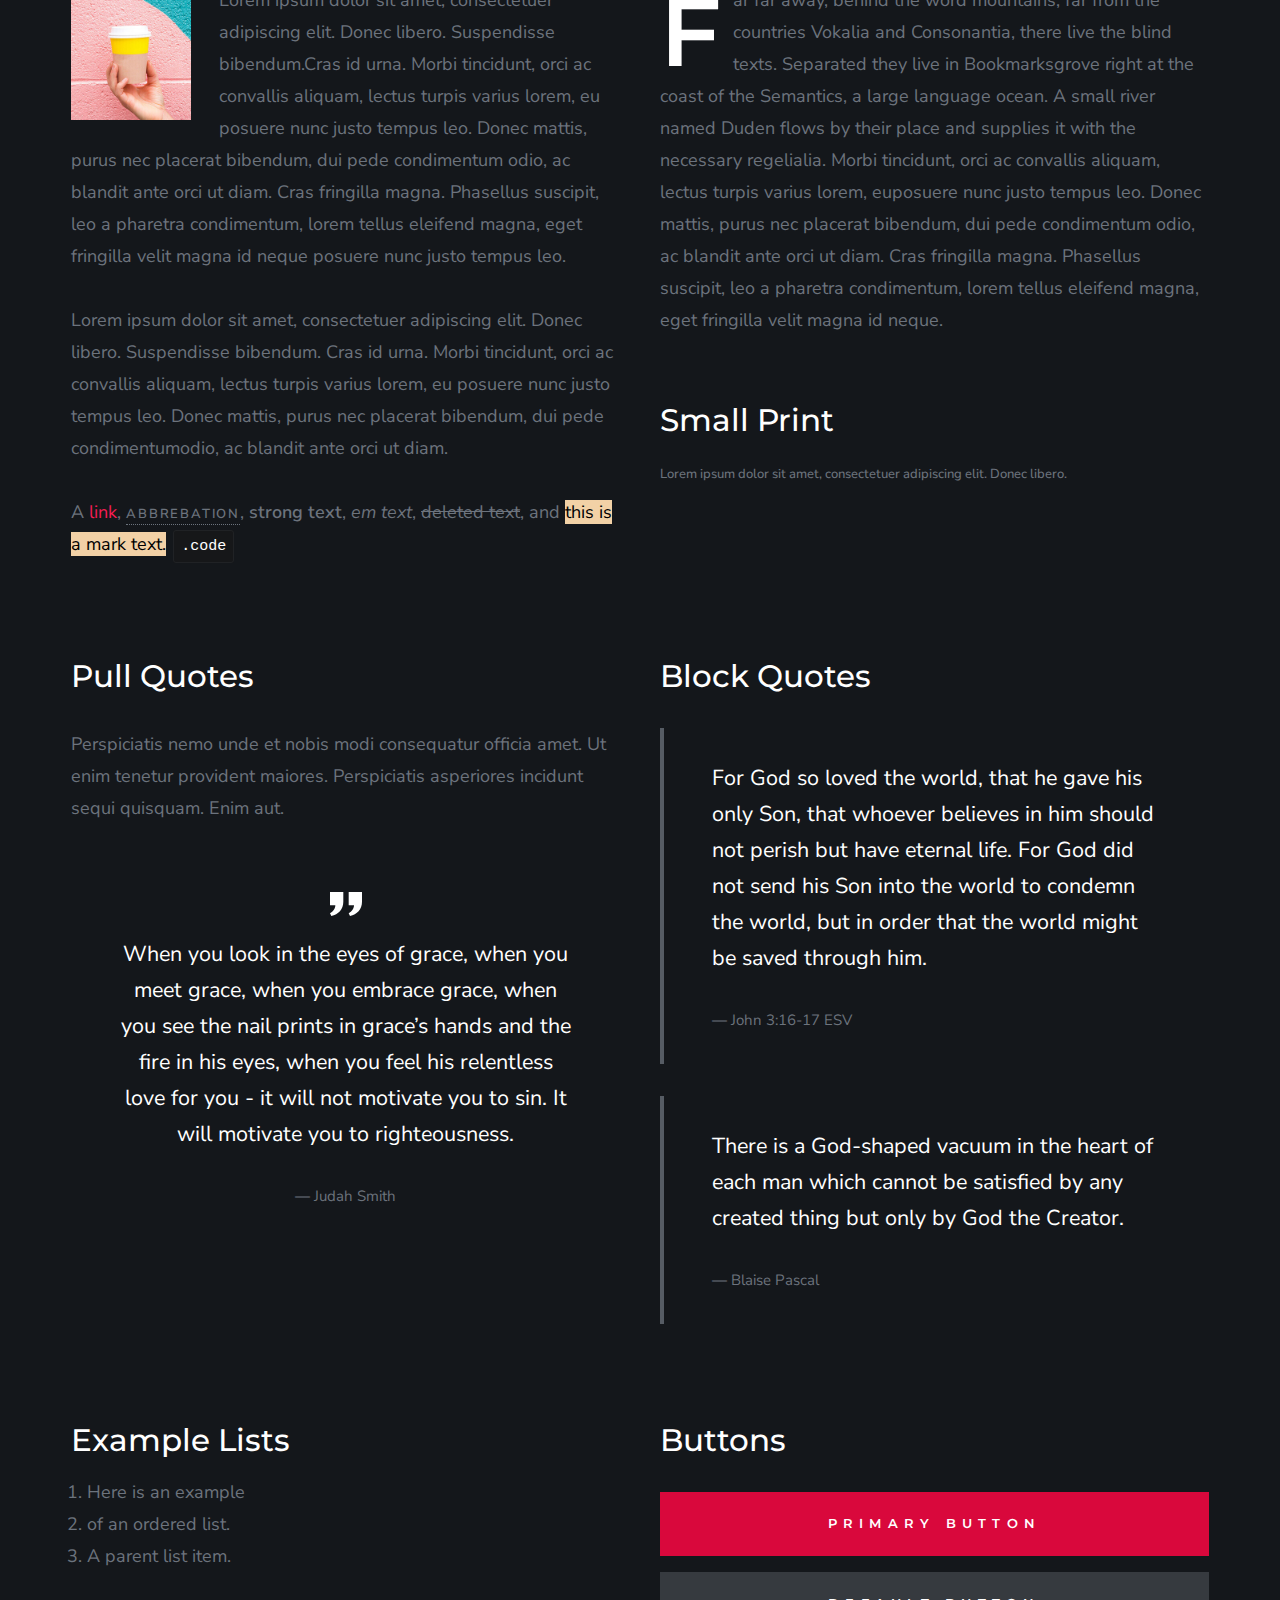
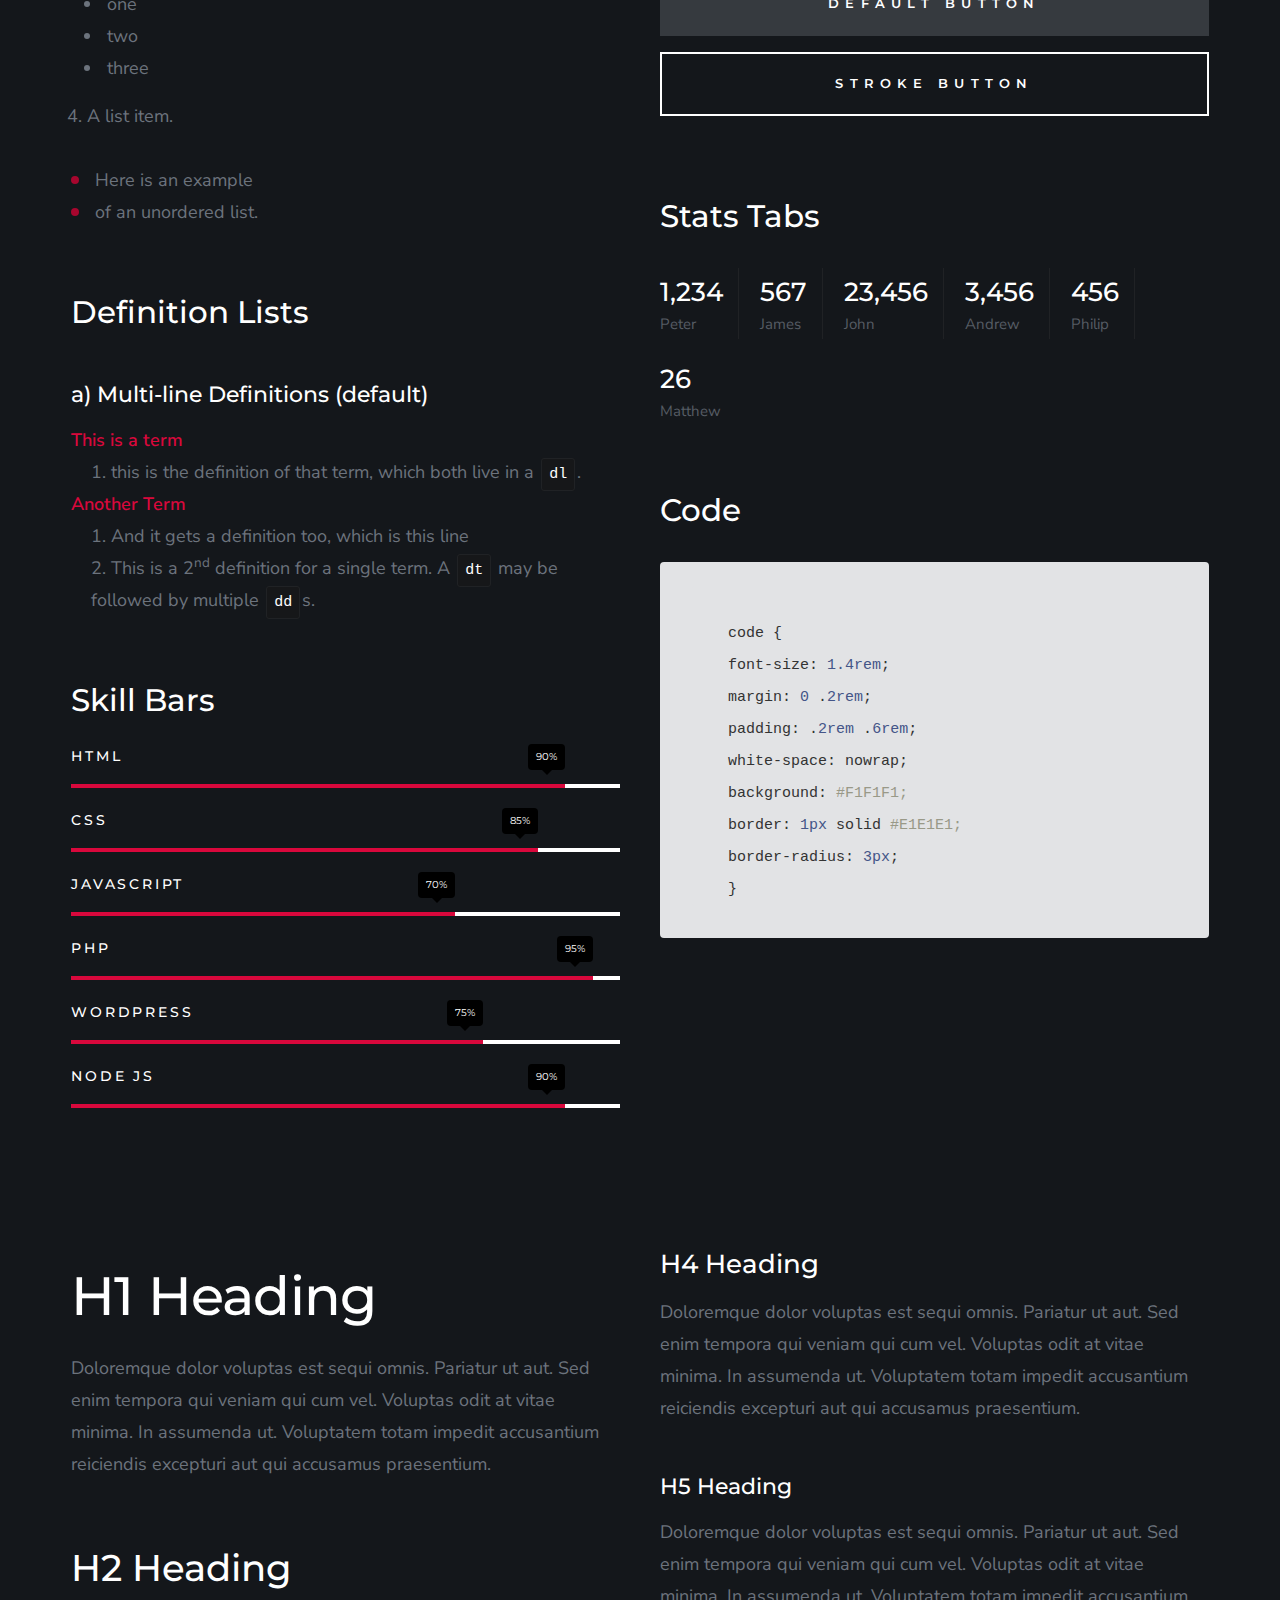
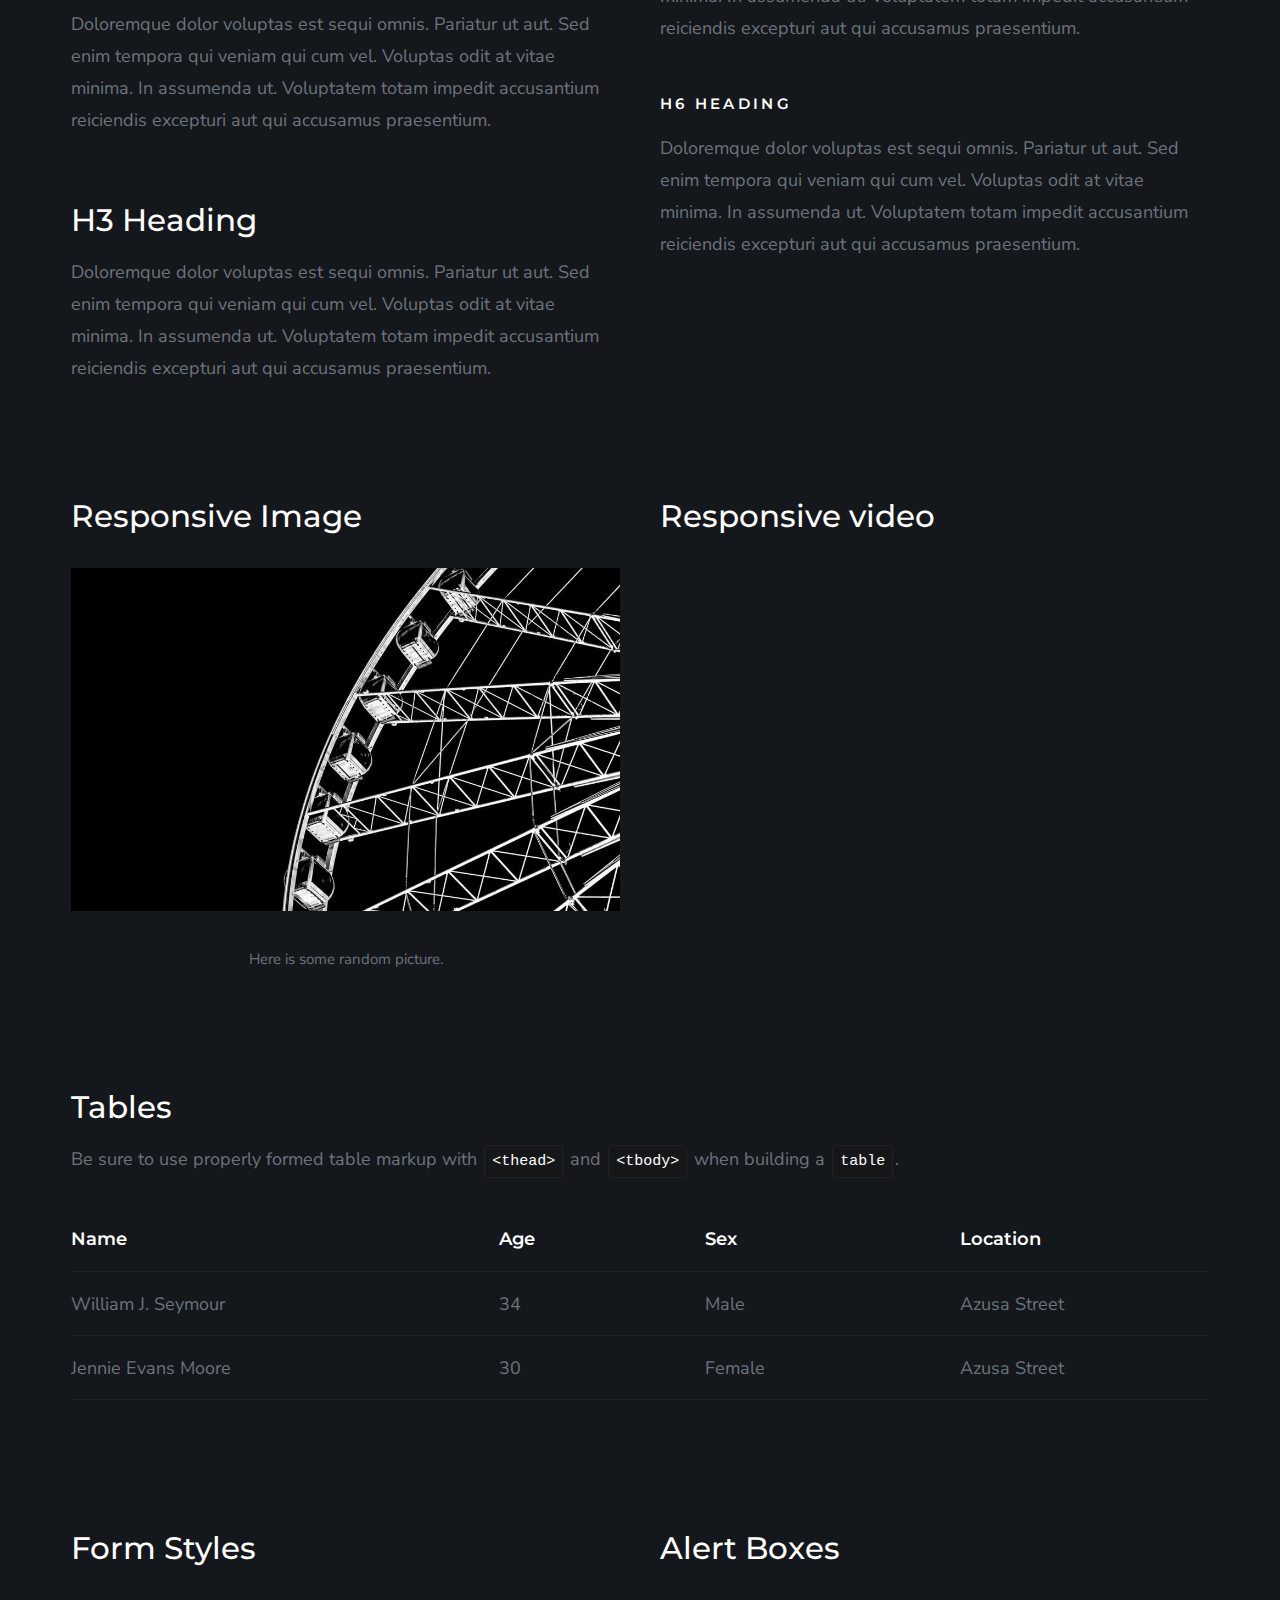
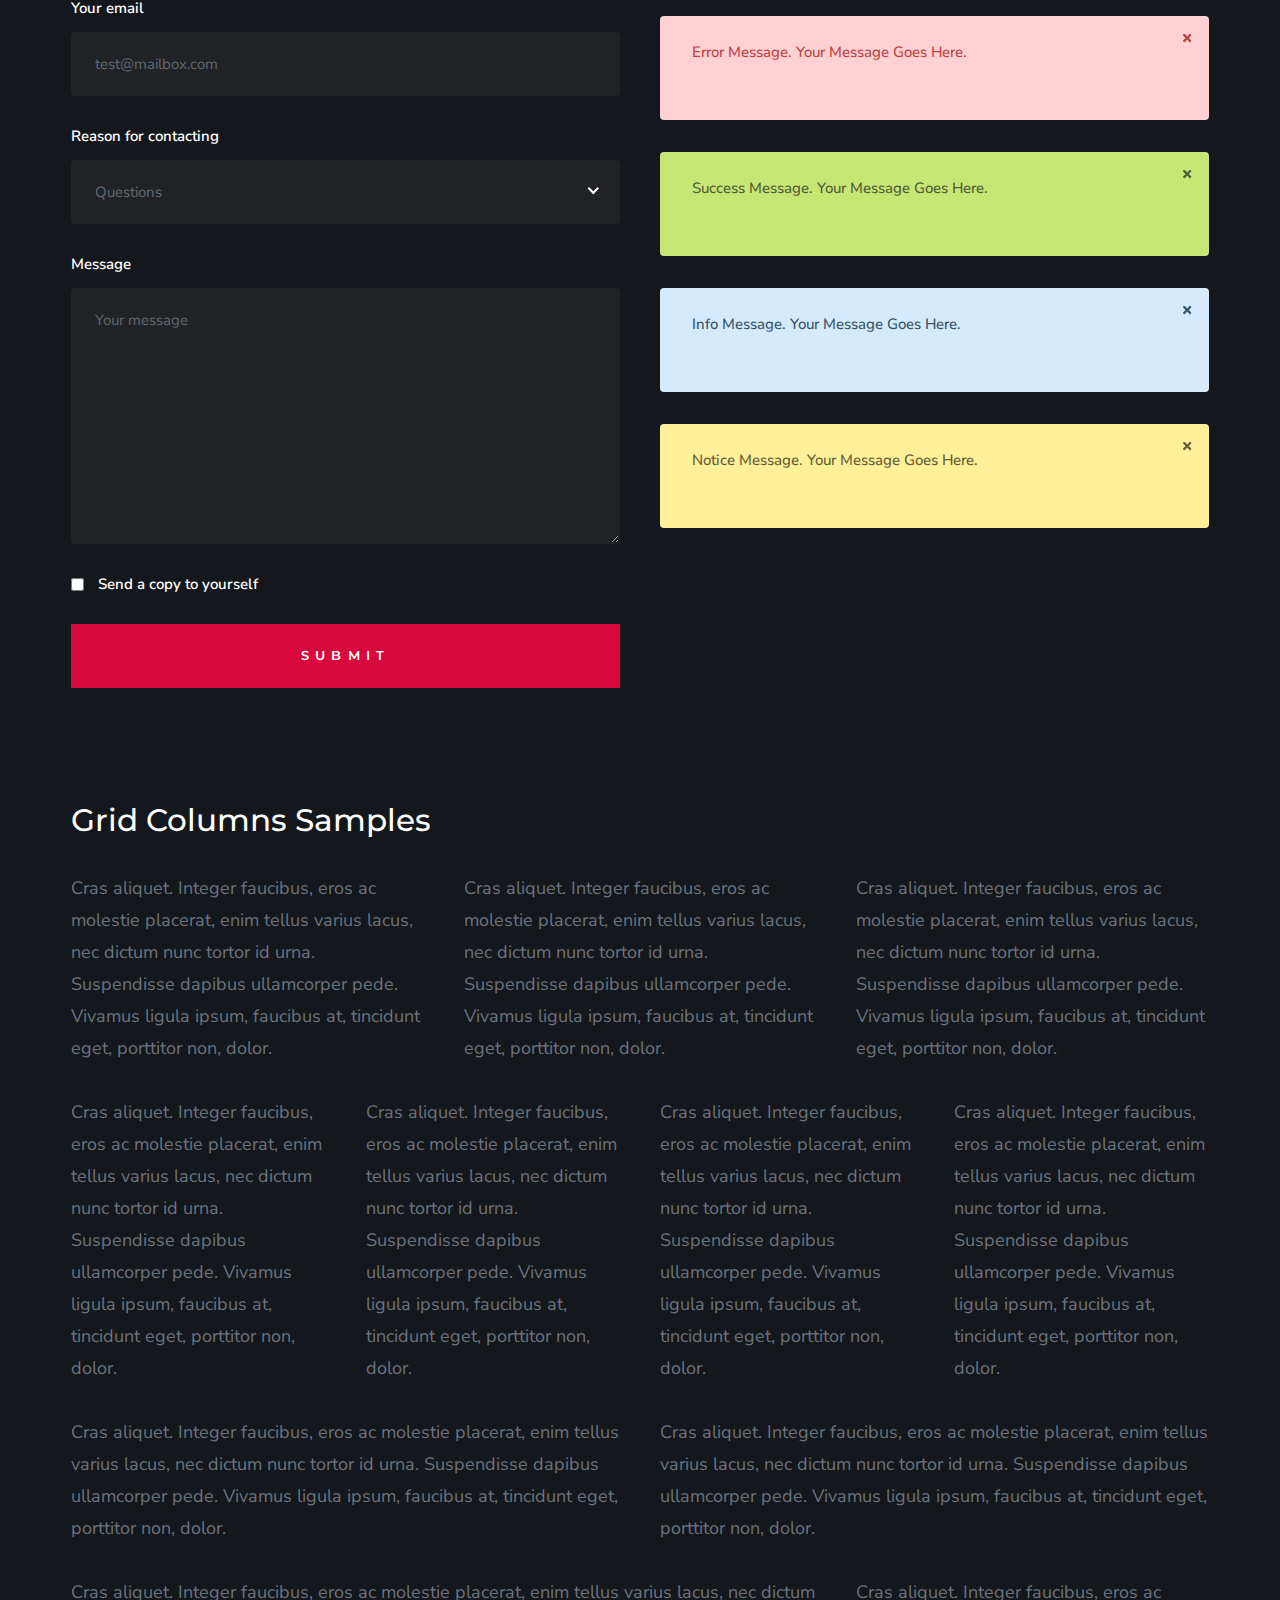
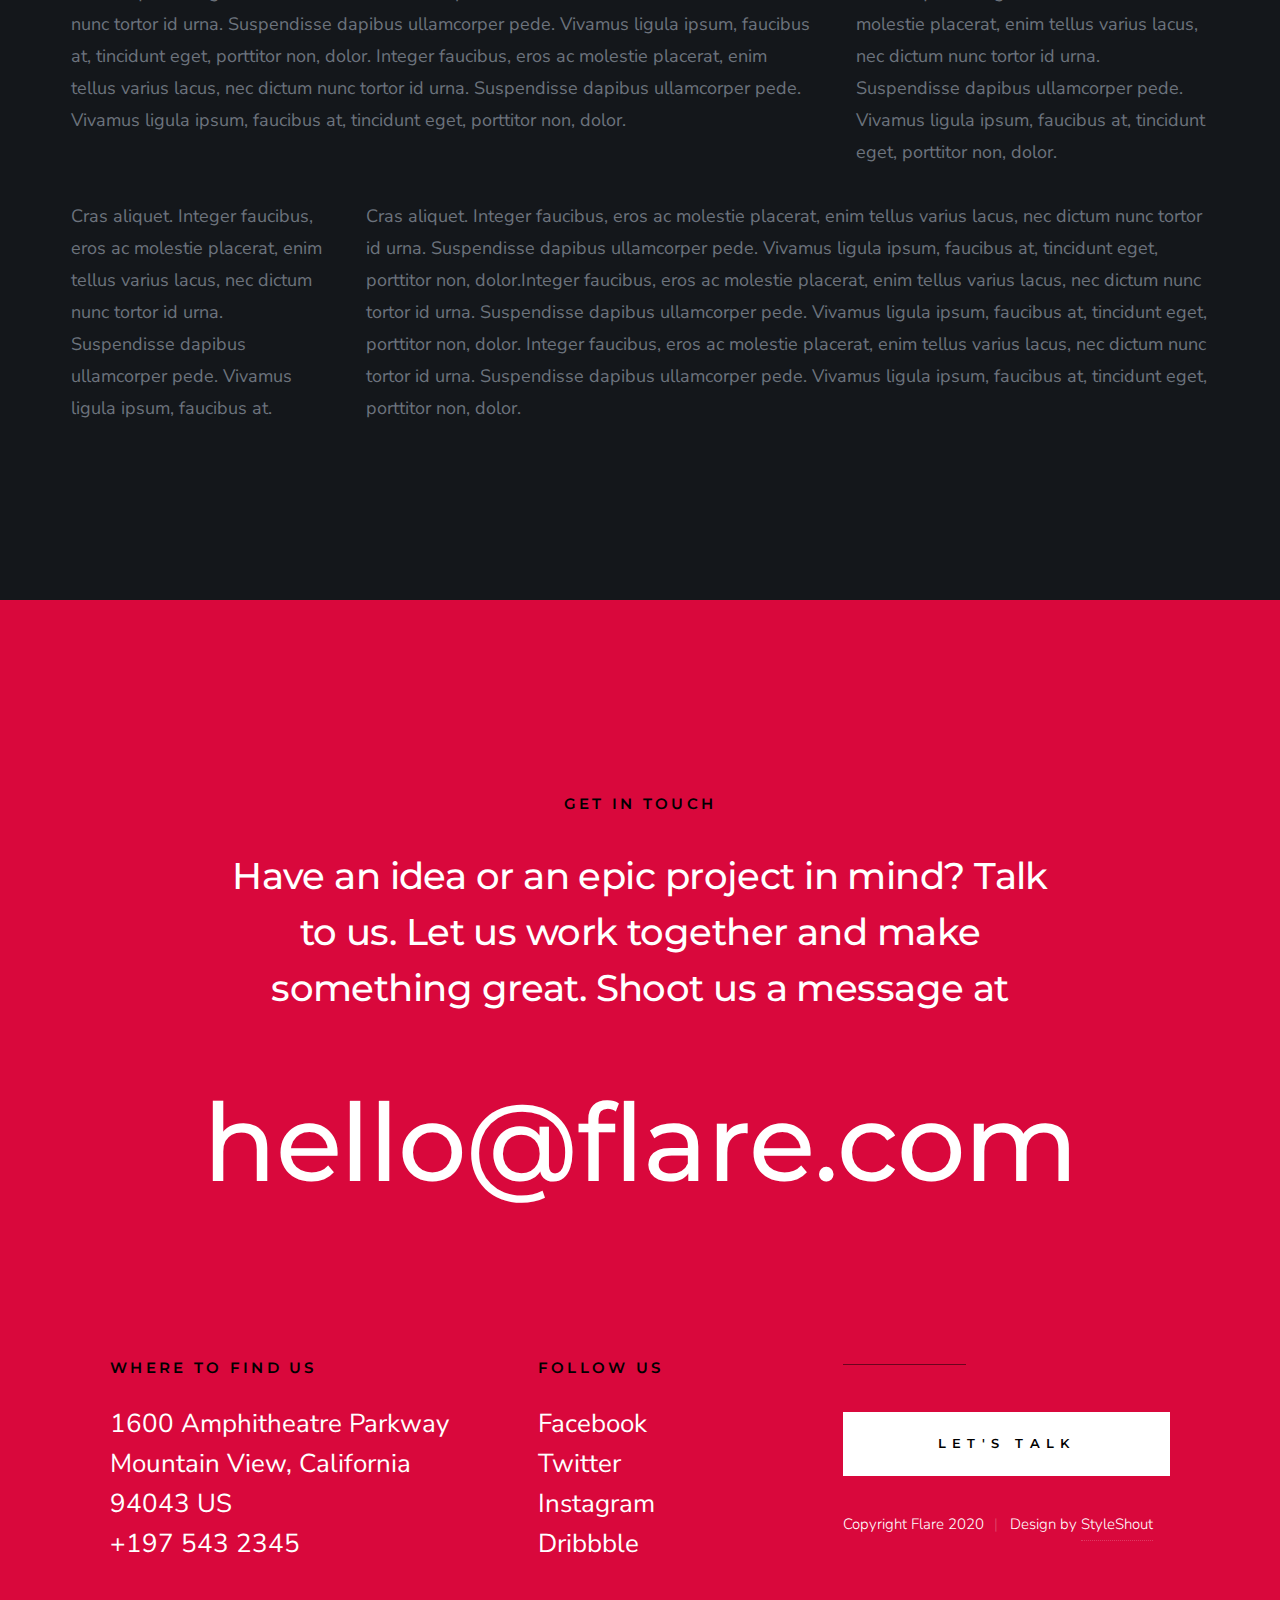
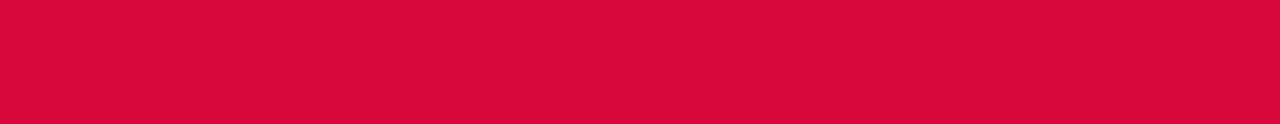
<file: styles.html>
<!DOCTYPE html>
<html class="no-js" lang="en">
<head>

    <!--- basic page needs
    ================================================== -->
    <meta charset="utf-8">
    <title>Flare - Styles</title>
    <meta name="description" content="">
    <meta name="author" content="">

    <!-- mobile specific metas


        
    ================================================== -->
    <meta name="viewport" content="width=device-width, initial-scale=1">

    <!-- CSS
    ================================================== -->
    <link rel="stylesheet" href="css/styles.css">
    <link rel="stylesheet" href="css/vendor.css">

    <style type="text/css" media="screen">
        .s-styles { 
            background-color: var(--color-bg);
            padding-top: calc(6.5 * var(--space));
            padding-bottom: calc(4.5 * var(--space));
            position: relative;
        }
        .s-styles .intro h1 {
            margin-top: 0;
        }
    </style>

    <!-- script
    ================================================== -->
    <script src="js/modernizr.js"></script>
    <script defer src="js/fontawesome/all.min.js"></script>

    <!-- favicons
    ================================================== -->
    <link rel="apple-touch-icon" sizes="180x180" href="apple-touch-icon.png">
    <link rel="icon" type="image/png" sizes="32x32" href="favicon-32x32.png">
    <link rel="icon" type="image/png" sizes="16x16" href="favicon-16x16.png">
    <link rel="manifest" href="site.webmanifest">

</head>

<body id="top">


    <!-- preloader
    ================================================== -->
    <div id="preloader">
        <div id="loader" class="dots-fade">
            <div></div>
            <div></div>
            <div></div>
        </div>
    </div>


    <!-- header
    ================================================== -->
    <header class="s-header">

        <div class="s-header__logo">
            <a href="index.html">
                <img src="images/logo.svg" alt="Homepage">
            </a>
        </div>

        <div class="s-header__content">
    
            <nav class="s-header__nav-wrap">
                <ul class="s-header__nav">
                    <li><a href="index.html#hero" title="Intro">Home</a></li>
                    <li><a href="index.html#about" title="About">About</a></li>
                    <li><a href="index.html#services" title="Services">Services</a></li>
                    <li><a href="index.html#portfolio" title="Works">Works</a></li>
                </ul>
            </nav> <!-- end s-header__nav-wrap -->

            <a href="mailto:#0" class="btn btn--primary btn--small">
                <svg xmlns="http://www.w3.org/2000/svg" width="24" height="24" viewBox="0 0 24 24"><path d="M24 0l-6 22-8.129-7.239 7.802-8.234-10.458 7.227-7.215-1.754 24-12zm-15 16.668v7.332l3.258-4.431-3.258-2.901z"/></svg>
                Get In Touch
            </a>

        </div> <!-- end header-content -->

        <a class="s-header__menu-toggle" href="#0"><span>Menu</span></a>

    </header> <!-- end s-header -->


    <!-- hero
    ================================================== -->
    <section id="hero" class="s-hero target-section">

        <div class="s-hero__bg">
            <div class="gradient-overlay"></div>
        </div>

        <div class="row s-hero__content">
            <div class="column">

                <h1>Hello.</h1>
                <div class="s-hero__content-about">

                    <p>
                    We are Flare. We love <br>
                    building great brands <br>
                    & digital experiences.
                    </p>
    
                    <footer>
                        <div class="s-hero__content-social">
                            <a href="#0"><i class="fab fa-facebook-f" aria-hidden="true"></i></a>
                            <a href="#0"><i class="fab fa-twitter" aria-hidden="true"></i></a>
                            <a href="#0"><i class="fab fa-instagram" aria-hidden="true"></i></a>
                            <a href="#0"><i class="fab fa-dribbble" aria-hidden="true"></i></a>
                        </div>
                    </footer>
                </div>

            </div>
        </div>

        <div class="s-hero__video">
            <a class="s-hero__video-link" href="https://player.vimeo.com/video/117310401?color=01aef0&amp;title=0&amp;byline=0&amp;portrait=0" data-lity="">
                <svg xmlns="http://www.w3.org/2000/svg" width="24" height="24" viewBox="0 0 24 24"><path d="M21 12l-18 12v-24z"/></svg>
                <span class="s-hero__video-text">Play Video</span>
            </a>
        </div>

        <div class="s-hero__scroll">
            <a href="#styles" class="s-hero__scroll-link smoothscroll">
                Scroll Down
            </a>
        </div>

    </section> <!-- end s-hero -->


    <!-- s-styles
    ================================================== -->
    <section id="styles" class="s-styles">

        <div class="row">

            <div class="column large-12 intro">

                <h1>Style Guide.</h1>

                <p class="lead">Lorem ipsum Officia elit ad tempor dolore est ex incididunt incididunt occaecat culpa deserunt 
                sunt labore in cillum ullamco magna in Excepteur consequat in reprehenderit proident mollit incididunt officia commodo.
                Duis ea officia sed dolor pariatur enim dolore dolore quis incididunt nulla exercitation commodo veniam et ea incididunt.
                </p>

                <hr class="fancy">
            </div>

        </div> <!-- end row -->

        <div class="row">

            <div class="column large-6 tab-12">

                <h3>Paragraph and Image</h3>

                <p><a href="#"><img width="120" height="120" class="h-pull-left" alt="sample-image" src="images/sample-image.jpg"></a>
                Lorem ipsum dolor sit amet, consectetuer adipiscing elit. Donec libero. Suspendisse bibendum.Cras id urna. Morbi 
                tincidunt, orci ac convallis aliquam, lectus turpis varius lorem, eu posuere nunc justo tempus leo. Donec mattis, 
                purus nec placerat bibendum, dui pede condimentum odio, ac blandit ante orci ut diam. Cras fringilla magna. 
                Phasellus suscipit, leo a pharetra condimentum, lorem tellus eleifend magna, eget fringilla velit magna id 
                neque posuere nunc justo tempus leo. </p>

                <p>
                Lorem ipsum dolor sit amet, consectetuer adipiscing elit. Donec libero. Suspendisse bibendum. Cras id urna. 
                Morbi tincidunt, orci ac convallis aliquam, lectus turpis varius lorem, eu posuere nunc justo tempus leo. 
                Donec mattis, purus nec placerat bibendum, dui pede condimentumodio, ac blandit ante orci ut diam.	
                </p>

                <p>A <a href="#">link</a>,
                <abbr title="this really isn't a very good description">abbrebation</abbr>,
                <strong>strong text</strong>,
                <em>em text</em>,
                <del>deleted text</del>, and
                <mark>this is a mark text.</mark>
                <code>.code</code>
                </p>

            </div>

            <div class="column large-6 tab-12">

                <h3>Drop Caps</h3>

                <p class="drop-cap">Far far away, behind the word mountains, far from the countries Vokalia and Consonantia,
                there live the blind texts. Separated they live in Bookmarksgrove right at the coast of the
                Semantics, a large language ocean. A small river named Duden flows by their place and supplies it with the 
                necessary regelialia. Morbi tincidunt, orci ac convallis aliquam, lectus turpis varius lorem, 
                euposuere nunc justo tempus leo. Donec mattis, purus nec placerat bibendum, dui pede condimentum odio, 
                ac blandit ante orci ut diam. Cras fringilla magna. Phasellus suscipit, leo a pharetra condimentum, 
                lorem tellus eleifend magna, eget fringilla velit magna id neque.
                </p>

                <h3>Small Print</h3>

                <p><small>Lorem ipsum dolor sit amet, consectetuer adipiscing elit. Donec libero.</small></p>

            </div>

        </div> <!-- end row -->

        <div class="row">

            <div class="column large-6 tab-12">

                <h3 class="h-add-bottom">Pull Quotes</h3>

                <p>
                Perspiciatis nemo unde et nobis modi consequatur officia amet. Ut enim 
                tenetur provident maiores. Perspiciatis asperiores incidunt sequi 
                quisquam. Enim aut. 
                </p>

                <figure class="pull-quote">
                    <blockquote>
                        <p>
                        When you look in the eyes of grace, when you meet grace, 
                        when you embrace grace, when you see the nail prints in 
                        grace’s hands and the fire in his eyes, when you feel his 
                        relentless love for you - it will not motivate you to sin. 
                        It will motivate you to righteousness.
                        </p>

                        <footer>
                            <cite>Judah Smith</cite>
                        </footer>
                    </blockquote>
                </figure>

            </div>

            <div class="column large-6 tab-12">

                <h3 class="h-add-bottom">Block Quotes</h3>

                <blockquote cite="http://where-i-got-my-info-from.com">
                    <p>
                    For God so loved the world, that he gave his only Son, that whoever believes in 
                    him should not perish but have eternal life. For God did not send his Son into 
                    the world to condemn the world, but in order that the world might be 
                    saved through him.
                    </p>

                    <footer>
                        <cite>
                            <a href="#0">John 3:16-17 ESV</a>
                        </cite>
                    </footer>

                </blockquote>

                <blockquote>
                    <p>There is a God-shaped vacuum in the heart of each man which cannot be satisfied 
                    by any created thing but only by God the Creator.</p>

                    <footer>
                        <cite>Blaise Pascal</cite>
                    </footer>

                </blockquote>

            </div>

        </div> <!-- end row -->

        <div class="row h-add-half-bottom">

            <div class="column large-6 tab-12">

                <h3>Example Lists</h3>

                <ol>
                    <li>Here is an example</li>
                    <li>of an ordered list.</li>
                    <li>A parent list item.
                        <ul>
                            <li>one</li>
                            <li>two</li>
                            <li>three</li>
                        </ul>
                        </li>
                        <li>A list item.</li>
                    </ol>

                <ul class="disc">
                    <li>Here is an example</li>
                    <li>of an unordered list.</li>
                </ul>

                <h3>Definition Lists</h3>

                <h5>a) Multi-line Definitions (default) </h5>

                <dl class="dictionary-style">
                    <dt><strong>This is a term</strong></dt>
                        <dd>this is the definition of that term, which both live in a <code>dl</code>.</dd>
                    <dt><strong>Another Term</strong></dt>
                        <dd>And it gets a definition too, which is this line</dd>
                        <dd>This is a 2<sup>nd</sup> definition for a single term. A <code>dt</code> may be followed by multiple <code>dd</code>s.</dd>
                </dl>

                <h3 class="h-add-bottom">Skill Bars</h3>

                <ul class="skill-bars">
                    <li>
                    <div class="progress percent90"><span>90%</span></div>
                    <strong>HTML</strong>
                    </li>
                    <li>
                    <div class="progress percent85"><span>85%</span></div>
                    <strong>CSS</strong>
                    </li>
                    <li>
                    <div class="progress percent70"><span>70%</span></div>
                    <strong>Javascript</strong>
                    </li>
                    <li>
                    <div class="progress percent95"><span>95%</span></div>
                    <strong>PHP</strong>
                    </li>
                    <li>
                    <div class="progress percent75"><span>75%</span></div>
                    <strong>Wordpress</strong>
                    </li>
                    <li>
                    <div class="progress percent90"><span>90%</span></div>
                    <strong>Node JS</strong>
                    </li>
                </ul>

            </div>

            <div class="column large-6 tab-12">

                <h3 class="h-add-bottom">Buttons</h3>

                <p>
                    <a class="btn btn--primary h-full-width" href="#0">Primary Button</a>
                    <a class="btn h-full-width" href="#0">Default Button</a>
                    <a class="btn btn--stroke h-full-width" href="#0">Stroke Button</a>
                </p>

                <h3>Stats Tabs</h3>

                <ul class="stats-tabs">
                    <li><a href="#0">1,234 <em>Peter</em></a></li>
                    <li><a href="#0">567 <em>James</em></a></li>
                    <li><a href="#0">23,456 <em>John</em></a></li>
                    <li><a href="#0">3,456 <em>Andrew</em></a></li>
                    <li><a href="#0">456 <em>Philip</em></a></li>
                    <li><a href="#0">26 <em>Matthew</em></a></li>
                </ul>

                <h3 class="h-add-bottom">Code</h3>
<pre><code>
    code {
    font-size: 1.4rem;
    margin: 0 .2rem;
    padding: .2rem .6rem;
    white-space: nowrap;
    background: #F1F1F1;
    border: 1px solid #E1E1E1;	
    border-radius: 3px;
    }
</code></pre>

            </div>

        </div> <!-- end row -->

        <div class="row h-add-half-bottom">

            <div class="column large-6 tab-12">
                    
                <h1>H1 Heading</h1>
                <p>Doloremque dolor voluptas est sequi omnis. Pariatur ut aut. Sed enim tempora qui veniam qui cum vel. 
                Voluptas odit at vitae minima. In assumenda ut. Voluptatem totam impedit accusantium reiciendis excepturi aut qui accusamus praesentium.</p>

                <h2>H2 Heading</h2>
                <p>Doloremque dolor voluptas est sequi omnis. Pariatur ut aut. Sed enim tempora qui veniam qui cum vel. 
                Voluptas odit at vitae minima. In assumenda ut. Voluptatem totam impedit accusantium reiciendis excepturi aut qui accusamus praesentium.</p>

                <h3>H3 Heading</h3>
                <p>Doloremque dolor voluptas est sequi omnis. Pariatur ut aut. Sed enim tempora qui veniam qui cum vel. 
                Voluptas odit at vitae minima. In assumenda ut. Voluptatem totam impedit accusantium reiciendis excepturi aut qui accusamus praesentium.</p>

                
            </div>

            <div class="column large-6 tab-12">
                <h4>H4 Heading</h4>
                <p>Doloremque dolor voluptas est sequi omnis. Pariatur ut aut. Sed enim tempora qui veniam qui cum vel. 
                Voluptas odit at vitae minima. In assumenda ut. Voluptatem totam impedit accusantium reiciendis excepturi aut qui accusamus praesentium.</p>

                <h5>H5 Heading</h5>
                <p>Doloremque dolor voluptas est sequi omnis. Pariatur ut aut. Sed enim tempora qui veniam qui cum vel. 
                Voluptas odit at vitae minima. In assumenda ut. Voluptatem totam impedit accusantium reiciendis excepturi aut qui accusamus praesentium.</p>

                <h6>H6 Heading</h6>
                <p>Doloremque dolor voluptas est sequi omnis. Pariatur ut aut. Sed enim tempora qui veniam qui cum vel. 
                Voluptas odit at vitae minima. In assumenda ut. Voluptatem totam impedit accusantium reiciendis excepturi aut qui accusamus praesentium.</p>
    
                
            </div>

        </div> <!-- end row -->

        <div class="row h-add-half-bottom">

            <div class="column large-6 tab-12">

                <h3 class="h-add-bottom">Responsive Image</h3>

                <figure>
                    <img src="images/wheel-500.jpg" 
                    srcset="images/wheel-1000.jpg 1000w, 
                    images/wheel-500.jpg 500w" 
                    sizes="(max-width: 1000px) 100vw, 1000px" alt="">

                    <figcaption>
                        Here is some random picture.
                    </figcaption>
                </figure>

            </div>

            <div class="column large-6 tab-12">

                <h3 class="h-add-bottom">Responsive video</h3>

                <div class="video-container">
                <iframe src="https://player.vimeo.com/video/14592941?color=00a650&title=0&byline=0&portrait=0" width="500" height="281" frameborder="0" webkitallowfullscreen mozallowfullscreen allowfullscreen></iframe> 
                </div>

            </div>
            
        </div> <!-- end row -->

        <div class="row h-add-bottom">

            <div class="column large-12">

                <h3>Tables</h3>
                <p>Be sure to use properly formed table markup with <code>&lt;thead&gt;</code> and <code>&lt;tbody&gt;</code> when building a <code>table</code>.</p>

                <div class="table-responsive">

                    <table>
                            <thead>
                            <tr>
                                <th>Name</th>
                                <th>Age</th>
                                <th>Sex</th>
                                <th>Location</th>
                            </tr>
                            </thead>
                            <tbody>
                            <tr>
                                <td>William J. Seymour</td>
                                <td>34</td>
                                <td>Male</td>
                                <td>Azusa Street</td>
                            </tr>
                            <tr>
                                <td>Jennie Evans Moore</td>
                                <td>30</td>
                                <td>Female</td>
                                <td>Azusa Street</td>
                            </tr>
                            </tbody>
                    </table>

                </div>

            </div>
            
        </div> <!-- end row -->


        <div class="row">

            <div class="column large-6 tab-12">

                <h3 class="h-add-bottom">Form Styles</h3>

                <form>
                    <div>
                        <label for="sampleInput">Your email</label>
                        <input class="h-full-width" type="email" placeholder="test@mailbox.com" id="sampleInput">
                    </div>
                    <div>
                        <label for="sampleRecipientInput">Reason for contacting</label>
                        <div class="ss-custom-select">
                            <select class="h-full-width" id="sampleRecipientInput">
                                <option value="Option 1">Questions</option>
                                <option value="Option 2">Report</option>
                                <option value="Option 3">Others</option>
                            </select>
                        </div>
                    </div>
                    
                    <label for="exampleMessage">Message</label>
                    <textarea class="h-full-width" placeholder="Your message" id="exampleMessage"></textarea>

                    <label class="h-add-bottom">
                        <input type="checkbox">
                        <span class="label-text">Send a copy to yourself</span>
                    </label>
                
                    <input class="btn--primary h-full-width" type="submit" value="Submit">
                </form>

            </div>

            <div class="column large-6 tab-12">

                <h3>Alert Boxes</h3>

                <br>
                
                <div class="alert-box alert-box--error hideit">
                    <p>Error Message. Your Message Goes Here.</p>
                    <i class="fa fa-times alert-box__close" aria-hidden="true"></i>
                </div><!-- end error -->
                        
                <div class="alert-box alert-box--success hideit">
                    <p>Success Message. Your Message Goes Here.</p>
                    <i class="fa fa-times alert-box__close" aria-hidden="true"></i>
                </div><!-- end success -->
                        
                <div class="alert-box alert-box--info hideit">
                    <p>Info Message. Your Message Goes Here.</p>
                    <i class="fa fa-times alert-box__close" aria-hidden="true"></i>
                </div><!-- end info -->
                        
                <div class="alert-box alert-box--notice hideit">
                    <p>Notice Message. Your Message Goes Here.</p>
                    <i class="fa fa-times alert-box__close" aria-hidden="true"></i>
                </div><!-- end notice -->
            
            </div>

        </div> <!-- end row -->

        <div class="row">

            <div class="large-12 column">
               <h3 class="h-add-bottom">Grid Columns Samples</h3>
            </div>
   
        </div> <!-- Row End-->


        <div class="row">
   
            <div class="large-4 mob-12 column">
                <p>
                Cras aliquet. Integer faucibus, eros ac molestie placerat, enim tellus varius lacus,
                nec dictum nunc tortor id urna. Suspendisse dapibus ullamcorper pede. Vivamus ligula ipsum,
                faucibus at, tincidunt eget, porttitor non, dolor. 
                </p>
             </div>
   
            <div class="large-4 mob-12 column">
                <p>
                Cras aliquet. Integer faucibus, eros ac molestie placerat, enim tellus varius lacus,
                nec dictum nunc tortor id urna. Suspendisse dapibus ullamcorper pede. Vivamus ligula ipsum,
                faucibus at, tincidunt eget, porttitor non, dolor. 
                </p>
            </div>
   
            <div class="large-4 mob-12 column">
                <p>
                Cras aliquet. Integer faucibus, eros ac molestie placerat, enim tellus varius lacus,
                nec dictum nunc tortor id urna. Suspendisse dapibus ullamcorper pede. Vivamus ligula ipsum,
                faucibus at, tincidunt eget, porttitor non, dolor. 
                </p>
            </div>
   
        </div>
   
        <div class="row">
   
            <div class="large-3 tab-6 mob-12 column">
                <p>
                Cras aliquet. Integer faucibus, eros ac molestie placerat, enim tellus varius lacus,
                nec dictum nunc tortor id urna. Suspendisse dapibus ullamcorper pede. Vivamus ligula ipsum,
                faucibus at, tincidunt eget, porttitor non, dolor. 
                </p>
            </div>
   
            <div class="large-3 tab-6 mob-12 column">
                <p>
                Cras aliquet. Integer faucibus, eros ac molestie placerat, enim tellus varius lacus,
                nec dictum nunc tortor id urna. Suspendisse dapibus ullamcorper pede. Vivamus ligula ipsum,
                faucibus at, tincidunt eget, porttitor non, dolor. 
                </p>
            </div>
   
            <div class="large-3 tab-6 mob-12 column">
                <p>
                Cras aliquet. Integer faucibus, eros ac molestie placerat, enim tellus varius lacus,
                nec dictum nunc tortor id urna. Suspendisse dapibus ullamcorper pede. Vivamus ligula ipsum,
                faucibus at, tincidunt eget, porttitor non, dolor. 
                </p>
            </div>
   
            <div class="large-3 tab-6 mob-12 column">
                <p>
                Cras aliquet. Integer faucibus, eros ac molestie placerat, enim tellus varius lacus,
                nec dictum nunc tortor id urna. Suspendisse dapibus ullamcorper pede. Vivamus ligula ipsum,
                faucibus at, tincidunt eget, porttitor non, dolor. 
                </p>
            </div>
   
        </div>
   
        <div class="row">
   
            <div class="large-6 mob-12 column">
                <p>
                Cras aliquet. Integer faucibus, eros ac molestie placerat, enim tellus varius lacus,
                nec dictum nunc tortor id urna. Suspendisse dapibus ullamcorper pede. Vivamus ligula ipsum,
                faucibus at, tincidunt eget, porttitor non, dolor. 
                </p>
            </div>
   
            <div class="large-6 mob-12 column">
                <p>
                Cras aliquet. Integer faucibus, eros ac molestie placerat, enim tellus varius lacus,
                nec dictum nunc tortor id urna. Suspendisse dapibus ullamcorper pede. Vivamus ligula ipsum,
                faucibus at, tincidunt eget, porttitor non, dolor. 
                </p>
            </div>
   
        </div>
   
        <div class="row">
   
            <div class="large-8 tab-7 mob-12 column">
                <p>
                Cras aliquet. Integer faucibus, eros ac molestie placerat, enim tellus varius lacus,
                nec dictum nunc tortor id urna. Suspendisse dapibus ullamcorper pede. Vivamus ligula ipsum,
                faucibus at, tincidunt eget, porttitor non, dolor. Integer faucibus, eros ac molestie placerat, enim tellus varius lacus,
                nec dictum nunc tortor id urna. Suspendisse dapibus ullamcorper pede. Vivamus ligula ipsum,
                faucibus at, tincidunt eget, porttitor non, dolor.
                </p>
            </div>
   
            <div class="large-4 tab-5 mob-12 column">
                <p>
                Cras aliquet. Integer faucibus, eros ac molestie placerat, enim tellus varius lacus,
                nec dictum nunc tortor id urna. Suspendisse dapibus ullamcorper pede. Vivamus ligula ipsum,
                faucibus at, tincidunt eget, porttitor non, dolor. 
                </p>
            </div>
   
         </div>
   
         <div class="row">
   
            <div class="large-3 tab-5 mob-12 column">
                <p>
                Cras aliquet. Integer faucibus, eros ac molestie placerat, enim tellus varius lacus,
                nec dictum nunc tortor id urna. Suspendisse dapibus ullamcorper pede. Vivamus ligula ipsum,
                faucibus at. 
                </p>
             </div>
   
            <div class="large-9 tab-7 mob-12 column">
                <p>
                Cras aliquet. Integer faucibus, eros ac molestie placerat, enim tellus varius lacus,
                nec dictum nunc tortor id urna. Suspendisse dapibus ullamcorper pede. Vivamus ligula ipsum,
                faucibus at, tincidunt eget, porttitor non, dolor.Integer faucibus, eros ac molestie placerat, enim tellus varius lacus,
                nec dictum nunc tortor id urna. Suspendisse dapibus ullamcorper pede. Vivamus ligula ipsum,
                faucibus at, tincidunt eget, porttitor non, dolor. Integer faucibus, eros ac molestie placerat, enim tellus varius lacus,
                nec dictum nunc tortor id urna. Suspendisse dapibus ullamcorper pede. Vivamus ligula ipsum,
                faucibus at, tincidunt eget, porttitor non, dolor.
                </p>
             </div>
   
         </div> 

    </section> <!-- end s-styles -->


    <!-- contact
    ================================================== -->
    <section class="s-contact">

        <div class="row narrower s-contact__top h-text-center">
            <div class="column">
                <h3 class="h6">Get In Touch</h3>
                <h1 class="display-1">
                Have an idea or an epic project in mind? Talk to
                us. Let us work together and make something great.
                Shoot us a message at
                </h1>
            </div>
        </div> <!-- s-footer__top -->

        <div class="row h-text-center">
            <div class="column">
                <p class="s-contact__email">
                    <a href="mailto:#0">hello@flare.com</a>
                </p>
            </div>
        </div>

    </section>  <!-- end s-contact -->


    <!-- footer
    ================================================== -->
    <footer class="s-footer">
        <div class="row row-y-top">

            <div class="column large-8 medium-12">
                <div class="row">
                    <div class="column large-7 tab-12 s-footer__block">
                        <h4 class="h6">Where to Find Us</h4>
        
                        <p>
                        1600 Amphitheatre Parkway <br>
                        Mountain View, California <br>
                        94043  US <br>
                        <a href="tel:197-543-2345">+197 543 2345</a>
                        </p>
                    </div>
        
                    <div class="column large-5 tab-12 s-footer__block">
                        <h4 class="h6">Follow Us</h4 class="h6">
        
                        <ul class="s-footer__list">
                            <li><a href="#0">Facebook</a></li>
                            <li><a href="#0">Twitter</a></li>
                            <li><a href="#0">Instagram</a></li>
                            <li><a href="#0">Dribbble</a></li>
                        </ul>
                    </div>
                </div>
            </div>

            <div class="column large-4 medium-12 s-footer__block--end">
                <a href="mailto:#0" class="btn h-full-width">Let's Talk</a>

                <div class="ss-copyright">
                    <span>Copyright Flare 2020</span> 
                    <span>Design by <a href="https://www.styleshout.com/">StyleShout</a></span>
                </div>
            </div>

            <div class="ss-go-top">
                <a class="smoothscroll" title="Back to Top" href="#top">
                    top
                </a>
            </div> <!-- end ss-go-top -->

        </div>
    </footer>


    <!-- Java Script
    ================================================== -->
    <script src="js/jquery-3.2.1.min.js"></script>
    <script src="js/plugins.js"></script>
    <script src="js/main.js"></script>

</body>

</html>
</file>
<file: css/styles.css>
/* =================================================================== 
 * Flare Main Stylesheet
 * Template Ver. 1.0.0
 * 03-19-2020
 * ------------------------------------------------------------------
 *
 * TOC:
 * # settings and variables
 *      ## fonts
 *      ## colors
 *      ## vertical spacing and typescale
 *      ## grid variables
 * # normalize
 * # basic/base setup styles
 *      ## media
 *      ## typography resets
 *      ## links
 *      ## inputs
 * # Grid v3.0.0
 *      ## medium screen devices
 *      ## tablets
 *      ## mobile devices
 *      ## small mobile devices <= 400px
 * # block grids
 *      ## block grids - medium screen devices
 *      ## block grids - tablets
 *      ## block grids - mobile devices
 *      ## block grids - small mobile devices <= 400px
 * # MISC
 * # custom grid, block grid STACK breakpoints 
 * # base style overrides
 *      ## links
 * # typography & general theme styles
 *      ## lists
 *      ## responsive video container
 *      ## floated image
 *      ## tables
 *      ## spacing
 * # preloader
 * # forms 
 *      ## style placeholder text
 *      ## change autocomplete styles in Chrome
 * # buttons
 * # additional components
 *      ## additional typo styles
 *      ## skillbars
 *      ## alert box
 * # common and reusable styles
 *      ## item list 
 *      ## slick slider 
 * # site header
 *      ## header logo
 *      ## main navigation
 *      ## mobile menu toggle
 *      ## header contact button
 * # hero
 *      ## hero content
 *      ## hero video
 *      ## hero scroll
 *      ## animate intro content
 *      ## animations
 * # about
 *      ## about photo
 *      ## about process
 * # services
 * # portfolio
 *      ## portfolio list
 * # clients
 *      ## clients slider
 *      ## testimonials
 * # contact
 * # footer
 *      ## footer block
 *      ## footer list
 *      ## copyright
 *      ## go top
 *
 * ------------------------------------------------------------------ */



/* ===================================================================
 * # settings and variables
 *
 * ------------------------------------------------------------------- */

/* ------------------------------------------------------------------- 
 * ## fonts
 * ------------------------------------------------------------------- */

@import url("https://fonts.googleapis.com/css?family=Montserrat:300,300i,400,400i,500,500i,600,600i,700,700i|Nunito+Sans:300,300i,400,400i,600,600i,700,700i&display=swap");

:root {
    --font-1: "Nunito Sans", sans-serif;
    --font-2: "Montserrat", sans-serif;

    /* monospace
     */
    --font-mono: Consolas, "Andale Mono", Courier, "Courier New", monospace;
}


/* ------------------------------------------------------------------- 
 * ## colors
 * ------------------------------------------------------------------- */
:root {

    /* color-1(#d9083c)
     * color-2(#eb5e55)
     * color-3(#f2d0a4)
     */
    --color-1: hsla(345, 93%, 44%, 1);
    --color-2: hsla(4, 79%, 63%, 1);
    --color-3: hsla(34, 75%, 80%, 1);

    /* theme color variations
     */
    --color-1-lighter: hsla(345, 93%, 64%, 1);
    --color-1-light  : hsla(345, 93%, 54%, 1);
    --color-1-dark   : hsla(345, 93%, 34%, 1);
    --color-1-darker : hsla(345, 93%, 24%, 1);
    --color-2-lighter: hsla(4, 79%, 83%, 1);
    --color-2-light  : hsla(4, 79%, 73%, 1);
    --color-2-dark   : hsla(4, 79%, 53%, 1);
    --color-2-darker : hsla(4, 79%, 43%, 1);

    /* feedback colors
     * color-error(#ffd1d2), color-success(#c8e675), 
     * color-info(#d7ecfb), color-notice(#fff099)
     */
    --color-error          : hsla(359, 100%, 91%, 1);
    --color-success        : hsla(76, 69%, 68%, 1);
    --color-info           : hsla(205, 82%, 91%, 1);
    --color-notice         : hsla(51, 100%, 80%, 1);
    --color-error-content  : hsla(359, 50%, 50%, 1);
    --color-success-content: hsla(76, 29%, 28%, 1);
    --color-info-content   : hsla(205, 32%, 31%, 1);
    --color-notice-content : hsla(51, 30%, 30%, 1);

    /* shades 
     * generated using 
     * Tint & Shade Generator 
     * (https://maketintsandshades.com/)
     */
    --color-black  : #000000;
    --color-gray-19: #0b0b0c;
    --color-gray-18: #161719;
    --color-gray-17: #202225;
    --color-gray-16: #2b2e32;
    --color-gray-15: #363a3f;
    --color-gray-14: #41454b;
    --color-gray-13: #4c5158;
    --color-gray-12: #565c64;
    --color-gray-11: #616871;
    --color-gray-10: #6c737d;
    --color-gray-9 : #7b818a;
    --color-gray-8 : #898f97;
    --color-gray-7 : #989da4;
    --color-gray-6 : #a7abb1;
    --color-gray-5 : #b6b9be;
    --color-gray-4 : #c4c7cb;
    --color-gray-3 : #d3d5d8;
    --color-gray-2 : #e2e3e5;
    --color-gray-1 : #f0f1f2;
    --color-white  : #ffffff;

    /* text
     */
    --color-text       : var(--color-gray-10);
    --color-text-dark  : var(--color-white);
    --color-text-light : var(--color-gray-12);
    --color-placeholder: var(--color-gray-11);

    /* buttons
     */
    --color-btn                   : var(--color-gray-15);
    --color-btn-text              : var(--color-white);
    --color-btn-hover             : var(--color-white);
    --color-btn-hover-text        : var(--color-black);
    --color-btn-primary           : var(--color-1);
    --color-btn-primary-text      : var(--color-white);
    --color-btn-primary-hover     : var(--color-white);
    --color-btn-primary-hover-text: var(--color-black);
    --color-btn-stroke            : var(--color-white);
    --color-btn-stroke-text       : var(--color-white);
    --color-btn-stroke-hover      : var(--color-white);
    --color-btn-stroke-hover-text : var(--color-black);

    /* others
     */
    --color-body  : var(--color-1);
    --color-bg    : #14171B;
    --color-border: var(--color-gray-17);
}


/* ------------------------------------------------------------------- 
 * ## vertical spacing and typescale
 * ------------------------------------------------------------------- */
:root {

    /* spacing
     * base font size: 18px 
     * vertical space unit : 32px
     */
    --base-size     : 62.5%;
    --base-font-size: 1.8rem;
    --space         : 3.2rem;

    /* vertical spacing 
     */
    --vspace-0_25: calc(0.25 * var(--space));
    --vspace-0_5 : calc(0.5 * var(--space));
    --vspace-0_75: calc(0.75 * var(--space));
    --vspace-1   : calc(var(--space));
    --vspace-1_25: calc(1.25 * var(--space));
    --vspace-1_5 : calc(1.5 * var(--space));
    --vspace-1_75: calc(1.75 * var(--space));
    --vspace-2   : calc(2 * var(--space));
    --vspace-2_5 : calc(2.5 * var(--space));
    --vspace-3   : calc(3 * var(--space));
    --vspace-3_5 : calc(3.5 * var(--space));
    --vspace-4   : calc(4 * var(--space));

    /* type scale
     * ratio 1:2 | base: 18px
     * -------------------------------------------------------
     *
     * --text-display-3 = (77.40px)
     * --text-display-2 = (64.50px)
     * --text-display-1 = (53.75px)
     * --text-xxxl      = (44.79px)
     * --text-xxl       = (37.32px)
     * --text-xl        = (31.10px)
     * --text-lg        = (25.92px)
     * --text-md        = (21.60px)
     * --text-size      = (18.00px) BASE
     * --text-sm        = (15.00px)
     * --text-xs        = (12.50px)
     *
     * -------------------------------------------------------
     */
    --text-scale-ratio: 1.2;
    --text-size       : var(--base-font-size);
    --text-xs         : calc((var(--text-size) / var(--text-scale-ratio)) / var(--text-scale-ratio));
    --text-sm         : calc(var(--text-xs) * var(--text-scale-ratio));
    --text-md         : calc(var(--text-sm) * var(--text-scale-ratio) * var(--text-scale-ratio));
    --text-lg         : calc(var(--text-md) * var(--text-scale-ratio));
    --text-xl         : calc(var(--text-lg) * var(--text-scale-ratio));
    --text-xxl        : calc(var(--text-xl) * var(--text-scale-ratio));
    --text-xxxl       : calc(var(--text-xxl) * var(--text-scale-ratio));
    --text-display-1  : calc(var(--text-xxxl) * var(--text-scale-ratio));
    --text-display-2  : calc(var(--text-display-1) * var(--text-scale-ratio));
    --text-display-3  : calc(var(--text-display-2) * var(--text-scale-ratio));

    /* default button height
     */
    --vspace-btn: var(--vspace-2);
}

/* on mobile devices below 480px
 */
@media screen and (max-width: 480px) {
    :root {
        --base-font-size: 1.6rem;
        --space         : 2.8rem;
    }
}


/* ------------------------------------------------------------------- 
 * ## grid variables
 * ------------------------------------------------------------------- */
:root {

    /* widths for rows and containers
     */
    --width-full    : 100%;
    --width-max     : 1200px;
    --width-wide    : 1400px;
    --width-wider   : 1600px;
    --width-widest  : 1800px;
    --width-narrow  : 1000px;
    --width-narrower: 900px;
    --width-grid-max: var(--width-max);

    /* gutters
     */
    --gutter-lg : 2rem;
    --gutter-md : 1.6rem;
    --gutter-mob: 1rem;
}



/* ==========================================================================
 * # normalize
 * normalize.css v8.0.1 | MIT License |
 * github.com/necolas/normalize.css
 *
 * -------------------------------------------------------------------------- */

/* ------------------------------------------------------------------- 
 * ## document
 * ------------------------------------------------------------------- */

/* 1. Correct the line height in all browsers.
 * 2. Prevent adjustments of font size after orientation changes in iOS.*/

html {
    line-height: 1.15;
    /* 1 */
    -webkit-text-size-adjust: 100%;
    /* 2 */
}

/* ------------------------------------------------------------------- 
 * ## sections
 * ------------------------------------------------------------------- */

/* Remove the margin in all browsers. */

body {
    margin: 0;
}

/* Render the `main` element consistently in IE. */

main {
    display: block;
}

/* Correct the font size and margin on `h1` elements within `section` and
 * `article` contexts in Chrome, Firefox, and Safari. */

h1 {
    font-size: 2em;
    margin: 0.67em 0;
}

/* ------------------------------------------------------------------- 
 * ## grouping
 * ------------------------------------------------------------------- */

/* 1. Add the correct box sizing in Firefox.
 * 2. Show the overflow in Edge and IE. */

hr {
    -webkit-box-sizing: content-box;
    box-sizing: content-box;
    /* 1 */
    height: 0;
    /* 1 */
    overflow: visible;
    /* 2 */
}

/* 1. Correct the inheritance and scaling of font size in all browsers.
 * 2. Correct the odd `em` font sizing in all browsers. */

pre {
    font-family: monospace, monospace;
    /* 1 */
    font-size: 1em;
    /* 2 */
}

/* ------------------------------------------------------------------- 
 * ## text-level semantics
 * ------------------------------------------------------------------- */

/* Remove the gray background on active links in IE 10. */

a {
    background-color: transparent;
}

/* 1. Remove the bottom border in Chrome 57-
 * 2. Add the correct text decoration in Chrome, Edge, IE, Opera, and Safari. */

abbr[title] {
    border-bottom: none;
    /* 1 */
    text-decoration: underline;
    /* 2 */
    -webkit-text-decoration: underline dotted;
    text-decoration: underline dotted;
    /* 2 */
}

/* Add the correct font weight in Chrome, Edge, and Safari. */

b, strong {
    font-weight: bolder;
}

/* 1. Correct the inheritance and scaling of font size in all browsers.
 * 2. Correct the odd `em` font sizing in all browsers. */

code, kbd, samp {
    font-family: monospace, monospace;
    /* 1 */
    font-size: 1em;
    /* 2 */
}

/* Add the correct font size in all browsers. */

small {
    font-size: 80%;
}

/* Prevent `sub` and `sup` elements from affecting the line height in
 * all browsers. */

sub, sup {
    font-size: 75%;
    line-height: 0;
    position: relative;
    vertical-align: baseline;
}

sub {
    bottom: -0.25em;
}

sup {
    top: -0.5em;
}

/* ------------------------------------------------------------------- 
 * ## embedded content
 * ------------------------------------------------------------------- */

/* Remove the border on images inside links in IE 10. */

img {
    border-style: none;
}

/* ------------------------------------------------------------------- 
 * ## forms
 * ------------------------------------------------------------------- */

/* 1. Change the font styles in all browsers.
 * 2. Remove the margin in Firefox and Safari. */

button, input, optgroup, select, textarea {
    font-family: inherit;
    /* 1 */
    font-size: 100%;
    /* 1 */
    line-height: 1.15;
    /* 1 */
    margin: 0;
    /* 2 */
}

/* Show the overflow in IE.
 * 1. Show the overflow in Edge. */

button, input {
    /* 1 */
    overflow: visible;
}

/* Remove the inheritance of text transform in Edge, Firefox, and IE.
 * 1. Remove the inheritance of text transform in Firefox. */

button, select {
    /* 1 */
    text-transform: none;
}

/* Correct the inability to style clickable types in iOS and Safari. */

button, [type="button"], [type="reset"], [type="submit"] {
    -webkit-appearance: button;
}

/* Remove the inner border and padding in Firefox. */

button::-moz-focus-inner, [type="button"]::-moz-focus-inner, [type="reset"]::-moz-focus-inner, [type="submit"]::-moz-focus-inner {
    border-style: none;
    padding: 0;
}

/* Restore the focus styles unset by the previous rule. */

button:-moz-focusring, [type="button"]:-moz-focusring, [type="reset"]:-moz-focusring, [type="submit"]:-moz-focusring {
    outline: 1px dotted ButtonText;
}

/* Correct the padding in Firefox. */

fieldset {
    padding: 0.35em 0.75em 0.625em;
}

/* 1. Correct the text wrapping in Edge and IE.
 * 2. Correct the color inheritance from `fieldset` elements in IE.
 * 3. Remove the padding so developers are not caught out when they zero out
 *    `fieldset` elements in all browsers. */

legend {
    -webkit-box-sizing: border-box;
    box-sizing: border-box;
    /* 1 */
    color: inherit;
    /* 2 */
    display: table;
    /* 1 */
    max-width: 100%;
    /* 1 */
    padding: 0;
    /* 3 */
    white-space: normal;
    /* 1 */
}

/* Add the correct vertical alignment in Chrome, Firefox, and Opera. */

progress {
    vertical-align: baseline;
}

/* Remove the default vertical scrollbar in IE 10+. */

textarea {
    overflow: auto;
}

/* 1. Add the correct box sizing in IE 10.
 * 2. Remove the padding in IE 10. */

[type="checkbox"], [type="radio"] {
    -webkit-box-sizing: border-box;
    box-sizing: border-box;
    /* 1 */
    padding: 0;
    /* 2 */
}

/* Correct the cursor style of increment and decrement buttons in Chrome. */

[type="number"]::-webkit-inner-spin-button, [type="number"]::-webkit-outer-spin-button {
    height: auto;
}

/* 1. Correct the odd appearance in Chrome and Safari.
 * 2. Correct the outline style in Safari. */

[type="search"] {
    -webkit-appearance: textfield;
    /* 1 */
    outline-offset: -2px;
    /* 2 */
}

/* Remove the inner padding in Chrome and Safari on macOS. */

[type="search"]::-webkit-search-decoration {
    -webkit-appearance: none;
}

/* 1. Correct the inability to style clickable types in iOS and Safari.
 * 2. Change font properties to `inherit` in Safari. */

::-webkit-file-upload-button {
    -webkit-appearance: button;
    /* 1 */
    font: inherit;
    /* 2 */
}

/* ------------------------------------------------------------------- 
 * ## interactive
 * ------------------------------------------------------------------- */

/* Add the correct display in Edge, IE 10+, and Firefox. */

details {
    display: block;
}

/* Add the correct display in all browsers. */

summary {
    display: list-item;
}

/* ------------------------------------------------------------------- 
 * ## misc
 * ------------------------------------------------------------------- */

/* Add the correct display in IE 10+. */

template {
    display: none;
}

/* Add the correct display in IE 10. */

[hidden] {
    display: none;
}



/* ===================================================================
 * # basic/base setup styles
 *
 * ------------------------------------------------------------------- */
html {
    font-size: 62.5%;
    -webkit-box-sizing: border-box;
    box-sizing: border-box;
}

*, *::before, *::after {
    -webkit-box-sizing: inherit;
    box-sizing: inherit;
}

body {
    font-weight: normal;
    line-height: 1;
    word-wrap: break-word;
    -moz-font-smoothing: grayscale;
    -moz-osx-font-smoothing: grayscale;
    -webkit-font-smoothing: antialiased;
    -webkit-overflow-scrolling: touch;
    -webkit-text-size-adjust: none;
}


/* ------------------------------------------------------------------- 
 * ## media
 * ------------------------------------------------------------------- */
svg, img, video embed, iframe, object {
    max-width: 100%;
    height: auto;
}


/* ------------------------------------------------------------------- 
 * ## typography resets
 * ------------------------------------------------------------------- */
div, dl, dt, dd, ul, ol, li, h1, h2, h3, h4, h5, h6, pre, form, p, blockquote, th, td {
    margin: 0;
    padding: 0;
}

p {
    font-size: inherit;
    text-rendering: optimizeLegibility;
}

em, i {
    font-style: italic;
    line-height: inherit;
}

strong, b {
    font-weight: bold;
    line-height: inherit;
}

small {
    font-size: 60%;
    line-height: inherit;
}

ol, ul {
    list-style: none;
}

li {
    display: block;
}


/* ------------------------------------------------------------------- 
 * ## links
 * ------------------------------------------------------------------- */
a {
    text-decoration: none;
    line-height: inherit;
}

a img {
    border: none;
}


/* ------------------------------------------------------------------- 
 * ## inputs
 * ------------------------------------------------------------------- */
fieldset {
    margin: 0;
    padding: 0;
}

input[type="email"], 
input[type="number"], 
input[type="search"], 
input[type="text"], 
input[type="tel"], 
input[type="url"], 
input[type="password"], 
textarea {
    -webkit-appearance: none;
    -moz-appearance: none;
    appearance: none;
}



/* ===================================================================
 * # Grid v3.0.0
 *
 *   -----------------------------------------------------------------
 * - Grid breakpoints are based on MAXIMUM WIDTH media queries, 
 *   meaning they apply to that one breakpoint and ALL THOSE BELOW IT.
 * - Grid columns without a specified width will automatically layout 
 *   as equal width columns.
 * ------------------------------------------------------------------- */

/* rows
 * ------------------------------------- */
.row {
    width: 92%;
    max-width: var(--width-grid-max);
    margin: 0 auto;
    display: -ms-flexbox;
    display: -webkit-box;
    display: flex;
    -ms-flex-flow: row wrap;
    -webkit-box-orient: horizontal;
    -webkit-box-direction: normal;
    flex-flow: row wrap;
}

.row .row {
    width: auto;
    max-width: none;
    margin-left: calc(var(--gutter-lg) * -1);
    margin-right: calc(var(--gutter-lg) * -1);
}

/* columns
 * -------------------------------------- */
.column {
    -ms-flex: 1 1 0%;
    -webkit-box-flex: 1;
    flex: 1 1 0%;
    padding: 0 var(--gutter-lg);
}

.collapse>.column, .column.collapse {
    padding: 0;
}

/* flex row containers utility classes
 */
.row.row-wrap {
    -ms-flex-wrap: wrap;
    flex-wrap: wrap;
}

.row.row-nowrap {
    -ms-flex-wrap: none;
    flex-wrap: nowrap;
}

.row.row-y-top {
    -ms-flex-align: start;
    -webkit-box-align: start;
    align-items: flex-start;
}

.row.row-y-bottom {
    -ms-flex-align: end;
    -webkit-box-align: end;
    align-items: flex-end;
}

.row.row-y-center {
    -ms-flex-align: center;
    -webkit-box-align: center;
    align-items: center;
}

.row.row-stretch {
    -ms-flex-align: stretch;
    -webkit-box-align: stretch;
    align-items: stretch;
}

.row.row-baseline {
    -ms-flex-align: baseline;
    -webkit-box-align: baseline;
    align-items: baseline;
}

.row.row-x-left {
    -ms-flex-pack: start;
    -webkit-box-pack: start;
    justify-content: flex-start;
}

.row.row-x-right {
    -ms-flex-pack: end;
    -webkit-box-pack: end;
    justify-content: flex-end;
}

.row.row-x-center {
    -ms-flex-pack: center;
    -webkit-box-pack: center;
    justify-content: center;
}

/* flex item utility alignment classes
 */
.align-center {
    margin: auto;
    -webkit-align-self: center;
    -ms-flex-item-align: center;
    -ms-grid-row-align: center;
    align-self: center;
}

.align-left {
    margin-right: auto;
    -webkit-align-self: center;
    -ms-flex-item-align: center;
    -ms-grid-row-align: center;
    align-self: center;
}

.align-right {
    margin-left: auto;
    -webkit-align-self: center;
    -ms-flex-item-align: center;
    -ms-grid-row-align: center;
    align-self: center;
}

.align-x-center {
    margin-right: auto;
    margin-left: auto;
}

.align-x-left {
    margin-right: auto;
}

.align-x-right {
    margin-left: auto;
}

.align-y-center {
    -webkit-align-self: center;
    -ms-flex-item-align: center;
    -ms-grid-row-align: center;
    align-self: center;
}

.align-y-top {
    -webkit-align-self: flex-start;
    -ms-flex-item-align: start;
    align-self: flex-start;
}

.align-y-bottom {
    -webkit-align-self: flex-end;
    -ms-flex-item-align: end;
    align-self: flex-end;
}

/* large screen column widths 
 */
.large-1 {
    -ms-flex: 0 0 8.33333%;
    -webkit-box-flex: 0;
    flex: 0 0 8.33333%;
    max-width: 8.33333%;
}

.large-2 {
    -ms-flex: 0 0 16.66667%;
    -webkit-box-flex: 0;
    flex: 0 0 16.66667%;
    max-width: 16.66667%;
}

.large-3 {
    -ms-flex: 0 0 25%;
    -webkit-box-flex: 0;
    flex: 0 0 25%;
    max-width: 25%;
}

.large-4 {
    -ms-flex: 0 0 33.33333%;
    -webkit-box-flex: 0;
    flex: 0 0 33.33333%;
    max-width: 33.33333%;
}

.large-5 {
    -ms-flex: 0 0 41.66667%;
    -webkit-box-flex: 0;
    flex: 0 0 41.66667%;
    max-width: 41.66667%;
}

.large-6 {
    -ms-flex: 0 0 50%;
    -webkit-box-flex: 0;
    flex: 0 0 50%;
    max-width: 50%;
}

.large-7 {
    -ms-flex: 0 0 58.33333%;
    -webkit-box-flex: 0;
    flex: 0 0 58.33333%;
    max-width: 58.33333%;
}

.large-8 {
    -ms-flex: 0 0 66.66667%;
    -webkit-box-flex: 0;
    flex: 0 0 66.66667%;
    max-width: 66.66667%;
}

.large-9 {
    -ms-flex: 0 0 75%;
    -webkit-box-flex: 0;
    flex: 0 0 75%;
    max-width: 75%;
}

.large-10 {
    -ms-flex: 0 0 83.33333%;
    -webkit-box-flex: 0;
    flex: 0 0 83.33333%;
    max-width: 83.33333%;
}

.large-11 {
    -ms-flex: 0 0 91.66667%;
    -webkit-box-flex: 0;
    flex: 0 0 91.66667%;
    max-width: 91.66667%;
}

.large-12 {
    -ms-flex: 0 0 100%;
    -webkit-box-flex: 0;
    flex: 0 0 100%;
    max-width: 100%;
}


/* ------------------------------------------------------------------- 
 * ## medium screen devices
 * ------------------------------------------------------------------- */
@media screen and (max-width: 1200px) {
    .row .row {
        margin-left: calc(var(--gutter-md) * -1);
        margin-right: calc(var(--gutter-md) * -1);
    }
    .column {
        padding: 0 var(--gutter-md);
    }
    .medium-1 {
        -ms-flex: 0 0 8.33333%;
        -webkit-box-flex: 0;
        flex: 0 0 8.33333%;
        max-width: 8.33333%;
    }
    .medium-2 {
        -ms-flex: 0 0 16.66667%;
        -webkit-box-flex: 0;
        flex: 0 0 16.66667%;
        max-width: 16.66667%;
    }
    .medium-3 {
        -ms-flex: 0 0 25%;
        -webkit-box-flex: 0;
        flex: 0 0 25%;
        max-width: 25%;
    }
    .medium-4 {
        -ms-flex: 0 0 33.33333%;
        -webkit-box-flex: 0;
        flex: 0 0 33.33333%;
        max-width: 33.33333%;
    }
    .medium-5 {
        -ms-flex: 0 0 41.66667%;
        -webkit-box-flex: 0;
        flex: 0 0 41.66667%;
        max-width: 41.66667%;
    }
    .medium-6 {
        -ms-flex: 0 0 50%;
        -webkit-box-flex: 0;
        flex: 0 0 50%;
        max-width: 50%;
    }
    .medium-7 {
        -ms-flex: 0 0 58.33333%;
        -webkit-box-flex: 0;
        flex: 0 0 58.33333%;
        max-width: 58.33333%;
    }
    .medium-8 {
        -ms-flex: 0 0 66.66667%;
        -webkit-box-flex: 0;
        flex: 0 0 66.66667%;
        max-width: 66.66667%;
    }
    .medium-9 {
        -ms-flex: 0 0 75%;
        -webkit-box-flex: 0;
        flex: 0 0 75%;
        max-width: 75%;
    }
    .medium-10 {
        -ms-flex: 0 0 83.33333%;
        -webkit-box-flex: 0;
        flex: 0 0 83.33333%;
        max-width: 83.33333%;
    }
    .medium-11 {
        -ms-flex: 0 0 91.66667%;
        -webkit-box-flex: 0;
        flex: 0 0 91.66667%;
        max-width: 91.66667%;
    }
    .medium-12 {
        -ms-flex: 0 0 100%;
        -webkit-box-flex: 0;
        flex: 0 0 100%;
        max-width: 100%;
    }
}


/* ------------------------------------------------------------------- 
 * ## tablets
 * ------------------------------------------------------------------- */
@media screen and (max-width: 800px) {
    .row {
        width: 90%;
    }
    .tab-1 {
        -ms-flex: 0 0 8.33333%;
        -webkit-box-flex: 0;
        flex: 0 0 8.33333%;
        max-width: 8.33333%;
    }
    .tab-2 {
        -ms-flex: 0 0 16.66667%;
        -webkit-box-flex: 0;
        flex: 0 0 16.66667%;
        max-width: 16.66667%;
    }
    .tab-3 {
        -ms-flex: 0 0 25%;
        -webkit-box-flex: 0;
        flex: 0 0 25%;
        max-width: 25%;
    }
    .tab-4 {
        -ms-flex: 0 0 33.33333%;
        -webkit-box-flex: 0;
        flex: 0 0 33.33333%;
        max-width: 33.33333%;
    }
    .tab-5 {
        -ms-flex: 0 0 41.66667%;
        -webkit-box-flex: 0;
        flex: 0 0 41.66667%;
        max-width: 41.66667%;
    }
    .tab-6 {
        -ms-flex: 0 0 50%;
        -webkit-box-flex: 0;
        flex: 0 0 50%;
        max-width: 50%;
    }
    .tab-7 {
        -ms-flex: 0 0 58.33333%;
        -webkit-box-flex: 0;
        flex: 0 0 58.33333%;
        max-width: 58.33333%;
    }
    .tab-8 {
        -ms-flex: 0 0 66.66667%;
        -webkit-box-flex: 0;
        flex: 0 0 66.66667%;
        max-width: 66.66667%;
    }
    .tab-9 {
        -ms-flex: 0 0 75%;
        -webkit-box-flex: 0;
        flex: 0 0 75%;
        max-width: 75%;
    }
    .tab-10 {
        -ms-flex: 0 0 83.33333%;
        -webkit-box-flex: 0;
        flex: 0 0 83.33333%;
        max-width: 83.33333%;
    }
    .tab-11 {
        -ms-flex: 0 0 91.66667%;
        -webkit-box-flex: 0;
        flex: 0 0 91.66667%;
        max-width: 91.66667%;
    }
    .tab-12 {
        -ms-flex: 0 0 100%;
        -webkit-box-flex: 0;
        flex: 0 0 100%;
        max-width: 100%;
    }
    .hide-on-tablet {
        display: none;
    }
}


/* ------------------------------------------------------------------- 
 * ## mobile devices
 * ------------------------------------------------------------------- */
@media screen and (max-width: 600px) {
    .row {
        width: 100%;
        padding-left: 6vw;
        padding-right: 6vw;
    }
    .row .row {
        margin-left: calc(var(--gutter-mob) * -1);
        margin-right: calc(var(--gutter-mob) * -1);
        padding-left: 0;
        padding-right: 0;
    }
    .column {
        padding: 0 var(--gutter-mob);
    }
    .mob-1 {
        -ms-flex: 0 0 8.33333%;
        -webkit-box-flex: 0;
        flex: 0 0 8.33333%;
        max-width: 8.33333%;
    }
    .mob-2 {
        -ms-flex: 0 0 16.66667%;
        -webkit-box-flex: 0;
        flex: 0 0 16.66667%;
        max-width: 16.66667%;
    }
    .mob-3 {
        -ms-flex: 0 0 25%;
        -webkit-box-flex: 0;
        flex: 0 0 25%;
        max-width: 25%;
    }
    .mob-4 {
        -ms-flex: 0 0 33.33333%;
        -webkit-box-flex: 0;
        flex: 0 0 33.33333%;
        max-width: 33.33333%;
    }
    .mob-5 {
        -ms-flex: 0 0 41.66667%;
        -webkit-box-flex: 0;
        flex: 0 0 41.66667%;
        max-width: 41.66667%;
    }
    .mob-6 {
        -ms-flex: 0 0 50%;
        -webkit-box-flex: 0;
        flex: 0 0 50%;
        max-width: 50%;
    }
    .mob-7 {
        -ms-flex: 0 0 58.33333%;
        -webkit-box-flex: 0;
        flex: 0 0 58.33333%;
        max-width: 58.33333%;
    }
    .mob-8 {
        -ms-flex: 0 0 66.66667%;
        -webkit-box-flex: 0;
        flex: 0 0 66.66667%;
        max-width: 66.66667%;
    }
    .mob-9 {
        -ms-flex: 0 0 75%;
        -webkit-box-flex: 0;
        flex: 0 0 75%;
        max-width: 75%;
    }
    .mob-10 {
        -ms-flex: 0 0 83.33333%;
        -webkit-box-flex: 0;
        flex: 0 0 83.33333%;
        max-width: 83.33333%;
    }
    .mob-11 {
        -ms-flex: 0 0 91.66667%;
        -webkit-box-flex: 0;
        flex: 0 0 91.66667%;
        max-width: 91.66667%;
    }
    .mob-12 {
        -ms-flex: 0 0 100%;
        -webkit-box-flex: 0;
        flex: 0 0 100%;
        max-width: 100%;
    }
    .hide-on-mobile {
        display: none;
    }
}

/* ------------------------------------------------------------------- 
 * ## small mobile devices <= 400px
 * ------------------------------------------------------------------- */
@media screen and (max-width: 400px) {
    .row .row {
        margin-left: 0;
        margin-right: 0;
    }
    .column {
        -ms-flex: 0 0 100%;
        -webkit-box-flex: 0;
        flex: 0 0 100%;
        max-width: 100%;
        margin-left: 0;
        margin-right: 0;
        padding: 0;
    }
}



/* ===================================================================
 * # block grids
 *
 * -------------------------------------------------------------------
 * Equally-sized columns define at parent/row level.
 * ------------------------------------------------------------------- */
.block-large-1-8>.column {
    -ms-flex: 0 0 12.5%;
    -webkit-box-flex: 0;
    flex: 0 0 12.5%;
    max-width: 12.5%;
}

.block-large-1-6>.column {
    -ms-flex: 0 0 16.66667%;
    -webkit-box-flex: 0;
    flex: 0 0 16.66667%;
    max-width: 16.66667%;
}

.block-large-1-5>.column {
    -ms-flex: 0 0 20%;
    -webkit-box-flex: 0;
    flex: 0 0 20%;
    max-width: 20%;
}

.block-large-1-4>.column {
    -ms-flex: 0 0 25%;
    -webkit-box-flex: 0;
    flex: 0 0 25%;
    max-width: 25%;
}

.block-large-1-3>.column {
    -ms-flex: 0 0 33.33333%;
    -webkit-box-flex: 0;
    flex: 0 0 33.33333%;
    max-width: 33.33333%;
}

.block-large-1-2>.column {
    -ms-flex: 0 0 50%;
    -webkit-box-flex: 0;
    flex: 0 0 50%;
    max-width: 50%;
}

.block-large-full>.column {
    -ms-flex: 0 0 100%;
    -webkit-box-flex: 0;
    flex: 0 0 100%;
    max-width: 100%;
}


/* ------------------------------------------------------------------- 
 * ## block grids - medium screen devices
 * ------------------------------------------------------------------- */
@media screen and (max-width: 1200px) {
    .block-medium-1-8>.column {
        -ms-flex: 0 0 12.5%;
        -webkit-box-flex: 0;
        flex: 0 0 12.5%;
        max-width: 12.5%;
    }
    .block-medium-1-6>.column {
        -ms-flex: 0 0 16.66667%;
        -webkit-box-flex: 0;
        flex: 0 0 16.66667%;
        max-width: 16.66667%;
    }
    .block-medium-1-5>.column {
        -ms-flex: 0 0 20%;
        -webkit-box-flex: 0;
        flex: 0 0 20%;
        max-width: 20%;
    }
    .block-medium-1-4>.column {
        -ms-flex: 0 0 25%;
        -webkit-box-flex: 0;
        flex: 0 0 25%;
        max-width: 25%;
    }
    .block-medium-1-3>.column {
        -ms-flex: 0 0 33.33333%;
        -webkit-box-flex: 0;
        flex: 0 0 33.33333%;
        max-width: 33.33333%;
    }
    .block-medium-1-2>.column {
        -ms-flex: 0 0 50%;
        -webkit-box-flex: 0;
        flex: 0 0 50%;
        max-width: 50%;
    }
    .block-medium-full>.column {
        -ms-flex: 0 0 100%;
        -webkit-box-flex: 0;
        flex: 0 0 100%;
        max-width: 100%;
    }
}


/* ------------------------------------------------------------------- 
 * ## block grids - tablets
 * ------------------------------------------------------------------- */
@media screen and (max-width: 800px) {
    .block-tab-1-8>.column {
        -ms-flex: 0 0 12.5%;
        -webkit-box-flex: 0;
        flex: 0 0 12.5%;
        max-width: 12.5%;
    }
    .block-tab-1-6>.column {
        -ms-flex: 0 0 16.66667%;
        -webkit-box-flex: 0;
        flex: 0 0 16.66667%;
        max-width: 16.66667%;
    }
    .block-tab-1-5>.column {
        -ms-flex: 0 0 20%;
        -webkit-box-flex: 0;
        flex: 0 0 20%;
        max-width: 20%;
    }
    .block-tab-1-4>.column {
        -ms-flex: 0 0 25%;
        -webkit-box-flex: 0;
        flex: 0 0 25%;
        max-width: 25%;
    }
    .block-tab-1-3>.column {
        -ms-flex: 0 0 33.33333%;
        -webkit-box-flex: 0;
        flex: 0 0 33.33333%;
        max-width: 33.33333%;
    }
    .block-tab-1-2>.column {
        -ms-flex: 0 0 50%;
        -webkit-box-flex: 0;
        flex: 0 0 50%;
        max-width: 50%;
    }
    .block-tab-full>.column {
        -ms-flex: 0 0 100%;
        -webkit-box-flex: 0;
        flex: 0 0 100%;
        max-width: 100%;
    }
}


/* ------------------------------------------------------------------- 
 * ## block grids - mobile devices
 * ------------------------------------------------------------------- */
@media screen and (max-width: 600px) {
    .block-mob-1-8>.column {
        -ms-flex: 0 0 12.5%;
        -webkit-box-flex: 0;
        flex: 0 0 12.5%;
        max-width: 12.5%;
    }
    .block-mob-1-6>.column {
        -ms-flex: 0 0 16.66667%;
        -webkit-box-flex: 0;
        flex: 0 0 16.66667%;
        max-width: 16.66667%;
    }
    .block-mob-1-5>.column {
        -ms-flex: 0 0 20%;
        -webkit-box-flex: 0;
        flex: 0 0 20%;
        max-width: 20%;
    }
    .block-mob-1-4>.column {
        -ms-flex: 0 0 25%;
        -webkit-box-flex: 0;
        flex: 0 0 25%;
        max-width: 25%;
    }
    .block-mob-1-3>.column {
        -ms-flex: 0 0 33.33333%;
        -webkit-box-flex: 0;
        flex: 0 0 33.33333%;
        max-width: 33.33333%;
    }
    .block-mob-1-2>.column {
        -ms-flex: 0 0 50%;
        -webkit-box-flex: 0;
        flex: 0 0 50%;
        max-width: 50%;
    }
    .block-mob-full>.column {
        -ms-flex: 0 0 100%;
        -webkit-box-flex: 0;
        flex: 0 0 100%;
        max-width: 100%;
    }
}


/* ------------------------------------------------------------------- 
 * ## block grids - small mobile devices <= 400px
 * ------------------------------------------------------------------- */
@media screen and (max-width: 400px) {
    .stack>.column {
        -ms-flex: 0 0 100%;
        -webkit-box-flex: 0;
        flex: 0 0 100%;
        max-width: 100%;
        margin-left: 0;
        margin-right: 0;
        padding: 0;
    }
}



/* ===================================================================
 * # MISC
 *
 * ------------------------------------------------------------------- */
.h-group:after {
    content: "";
    display: table;
    clear: both;
}

/* misc helper classes
 */
.is-hidden {
    display: none;
}
.is-invisible {
    visibility: hidden;
}
.h-antialiased {
    -webkit-font-smoothing: antialiased;
    -moz-osx-font-smoothing: grayscale;
}
.h-overflow-hidden {
    overflow: hidden;
}
.h-remove-top {
    margin-top: 0;
}
.h-remove-bottom {
    margin-bottom: 0;
}
.h-add-half-bottom {
    margin-bottom: var(--vspace-0_5) !important;
}
.h-add-bottom {
    margin-bottom: var(--vspace-1) !important;
}
.h-no-border {
    border: none;
}
.h-full-width {
    width: 100%;
}
.h-text-center {
    text-align: center;
}
.h-text-left {
    text-align: left;
}
.h-text-right {
    text-align: right;
}
.h-pull-left {
    float: left;
}
.h-pull-right {
    float: right;
}



/* ===================================================================
 * # custom grid, block grid STACK breakpoints 
 *
 * ------------------------------------------------------------------- */
@media screen and (max-width: 1000px) {
    .block-1000-stack>.column {
        -ms-flex: 0 0 100%;
        -webkit-box-flex: 0;
        flex: 0 0 100%;
        max-width: 100%;
    }
}
@media screen and (max-width: 900px) {
    .w-900-stack, .block-900-stack>.column {
        -ms-flex: 0 0 100%;
        -webkit-box-flex: 0;
        flex: 0 0 100%;
        max-width: 100%;
    }
}



/* ===================================================================
 * # base style overrides
 *
 * ------------------------------------------------------------------- */
html {
    font-size: var(--base-size);
}

html, body {
    height: 100%;
}

body {
    background: var(--color-body);
    font-family: var(--font-1);
    font-size: var(--text-size);
    font-style: normal;
    font-weight: normal;
    line-height: var(--vspace-1);
    color: var(--color-text);
    margin: 0;
    padding: 0;
}


/* ------------------------------------------------------------------- 
 * ## links
 * ------------------------------------------------------------------- */
a {
    color: var(--color-1-light);
    -webkit-transition: all 0.3s ease-in-out;
    transition: all 0.3s ease-in-out;
}

a:hover, a:focus, a:active {
    color: white;
}

a:hover, a:active {
    outline: 0;
}



/* ===================================================================
 * # typography & general theme styles
 * 
 * ------------------------------------------------------------------- */

/* type scale - ratio 1:2 | base: 18px
 * -------------------------------------------------------------------
    --text-display-3 = (77.40px)
    --text-display-2 = (64.50px)
    --text-display-1 = (53.75px)
    --text-xxxl      = (44.79px)
    --text-xxl       = (37.32px)
    --text-xl        = (31.10px)
    --text-lg        = (25.92px)
    --text-md        = (21.60px)
    --text-size      = (18.00px) BASE
    --text-sm        = (15.00px)
    --text-xs        = (12.50px)
 * -------------------------------------------------------------------- */
h1, h2, h3, h4, h5, h6, .h1, .h2, .h3, .h4, .h5, .h6 {
    font-family: var(--font-2);
    font-weight: 500;
    font-style: normal;
    color: var(--color-text-dark);
    -webkit-font-variant-ligatures: common-ligatures;
    font-variant-ligatures: common-ligatures;
    text-rendering: optimizeLegibility;
}

h1, .h1 {
    margin-top: var(--vspace-2_5);
    margin-bottom: var(--vspace-0_75);
}

h2, .h2, h3, .h3, h4, .h4 {
    margin-top: var(--vspace-2);
    margin-bottom: var(--vspace-0_5);
}

h5, .h5, h6, .h6 {
    margin-top: var(--vspace-1_5);
    margin-bottom: var(--vspace-0_5);
}

h1, .h1 {
    font-size: var(--text-display-1);
    line-height: var(--vspace-2);
    letter-spacing: -.015em;
}

@media screen and (max-width: 400px) {
    h1, .h1 {
        font-size: var(--text-xxxl);
        line-height: var(--vspace-1_75);
    }
}

h2, .h2 {
    font-size: var(--text-xxl);
    line-height: var(--vspace-1_5);
}

h3, .h3 {
    font-size: var(--text-xl);
    line-height: var(--vspace-1_25);
}

h4, .h4 {
    font-size: var(--text-lg);
    line-height: var(--vspace-1);
}

h5, .h5 {
    font-size: var(--text-md);
    line-height: calc(0.875 * var(--space));
}

h6, .h6 {
    font-size: var(--text-sm);
    font-weight: 600;
    line-height: var(--vspace-0_75);
    text-transform: uppercase;
    letter-spacing: .22em;
}

.lead, .attention-getter {
    font-family: var(--font-1);
    font-weight: 400;
    font-size: var(--text-md);
    line-height: calc(1.125 * var(--space));
}

@media screen and (max-width: 400px) {
    .lead, .attention-getter {
        font-size: 1.9rem;
    }
}

figure img, p img {
    margin: 0;
    vertical-align: bottom;
}

em, i, strong, b {
    font-size: inherit;
    line-height: inherit;
}

em, i {
    font-family: var(--font-1);
    font-style: italic;
}

strong, b {
    font-family: var(--font-1);
    font-weight: 600;
}

small {
    font-size: 1.3rem;
    font-weight: 500;
    line-height: calc(0.5 * var(--space));
}

blockquote {
    margin: 0 0 var(--vspace-1) 0;
    padding: var(--vspace-1) var(--vspace-1_5);
    border-left: 4px solid var(--color-text-light);
    position: relative;
}

@media screen and (max-width: 400px) {
    blockquote {
        padding: var(--vspace-0_75) var(--vspace-0_75);
    }
}

blockquote p {
    font-family: var(--font-1);
    font-weight: 400;
    font-size: var(--text-md);
    font-style: normal;
    line-height: calc(1.125 * var(--space));
    color: var(--color-text-dark);
    padding: 0;
}

blockquote cite {
    display: block;
    font-family: var(--font-1);
    font-weight: 400;
    font-size: var(--text-sm);
    line-height: var(--vspace-0_75);
    font-style: normal;
}

blockquote cite:before {
    content: "\2014 \0020";
}

blockquote cite, blockquote cite a, blockquote cite a:visited {
    color: var(--color-text);
    border: none;
}

figure {
    display: block;
    margin-left: 0;
    margin-right: 0;
}

figure img+figcaption {
    margin-top: var(--vspace-1);
}

figcaption {
    font-size: var(--text-sm);
    text-align: center;
    margin-bottom: 0;
}

var, kbd, samp, code, pre {
    font-family: var(--font-mono);
}

pre {
    padding: var(--vspace-0_75) var(--vspace-1) var(--vspace-1);
    background: var(--color-gray-18);
    overflow-x: auto;
}

code {
    font-size: var(--text-sm);
    line-height: 1.6rem;
    margin: 0 .2rem;
    padding: calc(((var(--vspace-1) - 1.6rem) / 2) - .1rem) calc(.8rem - .1rem);
    white-space: nowrap;
    background: var(--color-gray-18);
    border: 1px solid var(--color-gray-17);
    color: var(--color-text-dark);
    border-radius: 3px;
}

pre>code {
    display: block;
    white-space: pre;
    line-height: var(--vspace-1);
    padding: 0;
    margin: 0;
    border: none;
}

.prettyprint code {
    background: var(--color-gray-2);
}

pre.prettyprint>code {
    border: none;
}

del {
    text-decoration: line-through;
}

abbr {
    font-family: var(--font-1);
    font-weight: 600;
    font-variant: small-caps;
    text-transform: lowercase;
    letter-spacing: .1em;
}

abbr[title], dfn[title] {
    border-bottom: 1px dotted;
    cursor: help;
    text-decoration: none;
}

mark {
    background: var(--color-3);
    color: black;
}

hr {
    border: solid var(--color-border);
    border-width: .1rem 0 0;
    clear: both;
    margin: var(--vspace-2) 0 calc(var(--vspace-2) - .1rem);
    height: 0;
}

hr.fancy {
    border: none;
    margin: var(--vspace-2) 0;
    height: var(--vspace-1);
    text-align: center;
}

hr.fancy::before {
    content: "*****";
    letter-spacing: .3em;
}


/* ------------------------------------------------------------------- 
 * ## lists
 * ------------------------------------------------------------------- */
ol {
    list-style: decimal;
}
ul {
    list-style: disc;
}
li {
    display: list-item;
}
ol, ul {
    margin-left: 1.6rem;
}
ul li {
    padding-left: .4rem;
}
ul ul, ul ol, ol ol, ol ul {
    margin: var(--vspace-0_5) 0 var(--vspace-0_5) var(--vspace-0_5);
}

ul.disc li {
    display: list-item;
    list-style: none;
    padding: 0 0 0 .8rem;
    position: relative;
}

ul.disc li::before {
    content: "";
    display: inline-block;
    width: var(--vspace-0_25);
    height: var(--vspace-0_25);
    border-radius: 50%;
    background: var(--color-1-dark);
    position: absolute;
    left: -.9em;
    top: .65em;
    vertical-align: middle;
}

dt {
    margin: 0;
    color: var(--color-1);
}

dd {
    margin: 0 0 0 2rem;
}


/* ------------------------------------------------------------------- 
 * ## responsive video container
 * ------------------------------------------------------------------- */
.video-container {
    position: relative;
    padding-bottom: 56.25%;
    height: 0;
    overflow: hidden;
}

.video-container iframe, 
.video-container object, 
.video-container embed, 
.video-container video {
    position: absolute;
    top: 0;
    left: 0;
    width: 100%;
    height: 100%;
}


/* ------------------------------------------------------------------- 
 * ## floated image
 * ------------------------------------------------------------------- */
img.h-pull-right {
    margin: var(--vspace-0_5) 0 var(--vspace-0_5) 2.8rem;
}

img.h-pull-left {
    margin: var(--vspace-0_5) 2.8rem var(--vspace-0_5) 0;
}


/* ------------------------------------------------------------------- 
 * ## tables
 * ------------------------------------------------------------------- */
table {
    border-width: 0;
    width: 100%;
    max-width: 100%;
    font-family: var(--font-1);
    border-collapse: collapse;
}

th, td {
    padding: var(--vspace-0_5) 3.2rem calc(var(--vspace-0_5) - .1rem);
    text-align: left;
    border-bottom: 1px solid var(--color-border);
}

th {
    padding: var(--vspace-0_5) 3.2rem;
    color: var(--color-text-dark);
    font-family: var(--font-2);
    font-weight: 600;
}

th:first-child, 
td:first-child {
    padding-left: 0;
}

th:last-child, td:last-child {
    padding-right: 0;
}

.table-responsive {
    overflow-x: auto;
    -webkit-overflow-scrolling: touch;
}


/* ------------------------------------------------------------------- 
 * ## spacing
 * ------------------------------------------------------------------- */
img, 
p, 
pre, 
table, 
blockquote, 
figure, 
figcaption, 
ul, 
ol,
dl, 
form, 
fieldset, 
input, 
textarea, 
select, 
button, 
.btn, 
.video-container, 
.ss-custom-select {
    margin-bottom: var(--vspace-1);
}



/* ===================================================================
 * # preloader
 *
 * ------------------------------------------------------------------- */
#preloader {
    position: fixed;
    top: 0;
    left: 0;
    right: 0;
    bottom: 0;
    background: var(--color-bg);
    z-index: 500;
    height: 100vh;
    width: 100%;
    overflow: hidden;
}

.no-js #preloader, .oldie #preloader {
    display: none;
}

#loader {
    position: absolute;
    left: 50%;
    top: 50%;
    width: 6px;
    height: 6px;
    padding: 0;
    display: inline-block;
    -webkit-transform: translate3d(-50%, -50%, 0);
    transform: translate3d(-50%, -50%, 0);
}

#loader>div {
    content: "";
    background: white;
    width: 6px;
    height: 6px;
    position: absolute;
    top: 0;
    left: 0;
    border-radius: 50%;
}

#loader>div:nth-of-type(1) {
    left: 15px;
}

#loader>div:nth-of-type(3) {
    left: -15px;
}

/* dots jump */
.dots-jump>div {
    -webkit-animation: dots-jump 1.2s infinite ease;
    animation: dots-jump 1.2s infinite ease;
    -webkit-animation-delay: 0.2s;
    animation-delay: 0.2s;
}

.dots-jump>div:nth-of-type(1) {
    -webkit-animation-delay: 0.4s;
    animation-delay: 0.4s;
}

.dots-jump>div:nth-of-type(3) {
    -webkit-animation-delay: 0s;
    animation-delay: 0s;
}

@-webkit-keyframes dots-jump {
    0% {
        top: 0;
    }
    40% {
        top: -6px;
    }
    80% {
        top: 0;
    }
}

@keyframes dots-jump {
    0% {
        top: 0;
    }
    40% {
        top: -6px;
    }
    80% {
        top: 0;
    }
}

/* dots fade */
.dots-fade>div {
    -webkit-animation: dots-fade 1.6s infinite ease;
    animation: dots-fade 1.6s infinite ease;
    -webkit-animation-delay: 0.4s;
    animation-delay: 0.4s;
}

.dots-fade>div:nth-of-type(1) {
    -webkit-animation-delay: 0.8s;
    animation-delay: 0.8s;
}

.dots-fade>div:nth-of-type(3) {
    -webkit-animation-delay: 0s;
    animation-delay: 0s;
}

@-webkit-keyframes dots-fade {
    0% {
        opacity: 1;
    }
    40% {
        opacity: 0.2;
    }
    80% {
        opacity: 1;
    }
}

@keyframes dots-fade {
    0% {
        opacity: 1;
    }
    40% {
        opacity: 0.2;
    }
    80% {
        opacity: 1;
    }
}

/* dots pulse */
.dots-pulse>div {
    -webkit-animation: dots-pulse 1.2s infinite ease;
    animation: dots-pulse 1.2s infinite ease;
    -webkit-animation-delay: 0.2s;
    animation-delay: 0.2s;
}

.dots-pulse>div:nth-of-type(1) {
    -webkit-animation-delay: 0.4s;
    animation-delay: 0.4s;
}

.dots-pulse>div:nth-of-type(3) {
    -webkit-animation-delay: 0s;
    animation-delay: 0s;
}

@-webkit-keyframes dots-pulse {
    0% {
        -webkit-transform: scale(1);
        transform: scale(1);
    }
    40% {
        -webkit-transform: scale(1.1);
        transform: scale(1.3);
    }
    80% {
        -webkit-transform: scale(1);
        transform: scale(1);
    }
}

@keyframes dots-pulse {
    0% {
        -webkit-transform: scale(1);
        transform: scale(1);
    }
    40% {
        -webkit-transform: scale(1.1);
        transform: scale(1.3);
    }
    80% {
        -webkit-transform: scale(1);
        transform: scale(1);
    }
}



/* ===================================================================
 * # forms 
 *
 * ------------------------------------------------------------------- */
fieldset {
    border: none;
    margin-bottom: var(--vspace-0_5);
}

input[type="email"], 
input[type="number"], 
input[type="search"], 
input[type="text"], 
input[type="tel"], 
input[type="url"], 
input[type="password"], 
textarea, 
select {
    --input-height: var(--vspace-2);
    --input-line-height: var(--vspace-1);
    --input-vpadding: calc(((var(--input-height) - var(--input-line-height)) / 2) - .1rem);

    display: block;
    height: var(--input-height);
    padding: var(--input-vpadding) calc(2.4rem - .1rem);
    border: 0;
    outline: none;
    color: var(--color-placeholder);
    font-family: var(--font-1);
    font-size: var(--text-sm);
    line-height: var(--input-line-height);
    max-width: 100%;
    background-color: var(--color-gray-17);
    border: .1rem solid transparent;
    -webkit-transition: all .3s ease-in-out;
    transition: all .3s ease-in-out;
    border-radius: 4px;
}

.ss-custom-select {
    position: relative;
    padding: 0;
}

.ss-custom-select select {
    -webkit-appearance: none;
    -moz-appearance: none;
    appearance: none;
    text-indent: 0.01px;
    text-overflow: '';
    margin: 0;
    vertical-align: middle;
}

.ss-custom-select select option {
    padding-left: 2rem;
    padding-right: 2rem;
}

.ss-custom-select select::-ms-expand {
    display: none;
}

.ss-custom-select::after {
    border-bottom: 2px solid var(--color-white);
    border-right: 2px solid var(--color-white);
    content: '';
    display: block;
    height: 8px;
    width: 8px;
    margin-top: -7px;
    pointer-events: none;
    position: absolute;
    right: 2.4rem;
    top: 50%;
    -webkit-transition: all 0.15s ease-in-out;
    transition: all 0.15s ease-in-out;
    -webkit-transform-origin: 66% 66%;
    transform-origin: 66% 66%;
    -webkit-transform: rotate(45deg);
    transform: rotate(45deg);
}

textarea {
    min-height: calc(8 * var(--space));
}

input[type="email"]:focus, 
input[type="number"]:focus, 
input[type="search"]:focus, 
input[type="text"]:focus, 
input[type="tel"]:focus, 
input[type="url"]:focus, 
input[type="password"]:focus, 
textarea:focus, 
select:focus {
    color: white;
    -webkit-box-shadow: 0 0 8px var(--color-gray-15);
    box-shadow: 0 0 8px var(--color-gray-15);
    border: 1px solid var(--color-gray-15);
}

label, legend {
    font-family: var(--font-1);
    font-weight: 600;
    font-size: var(--text-sm);
    line-height: var(--vspace-0_5);
    margin-bottom: var(--vspace-0_5);
    color: var(--color-text-dark);
    display: block;
}

input[type="checkbox"], 
input[type="radio"] {
    display: inline;
}

label>.label-text {
    display: inline-block;
    margin-left: 1rem;
    font-family: var(--font-1);
    line-height: inherit;
}

label>input[type="checkbox"], 
label>input[type="radio"] {
    margin: 0;
    position: relative;
    top: .2rem;
}


/* ------------------------------------------------------------------- 
 * ## style placeholder text
 * ------------------------------------------------------------------- */
::-webkit-input-placeholder {
    /* WebKit, Blink, Edge */
    color: var(--color-placeholder);
}
:-ms-input-placeholder {
    /* Internet Explorer 10-11 */
    color: var(--color-placeholder);
}
::-ms-input-placeholder {
    /* Microsoft Edge */
    color: var(--color-placeholder);
}
::placeholder {
    /* Most modern browsers support this now. */
    color: var(--color-placeholder);
}
.placeholder {
    color: var(--color-placeholder) !important;
}


/* ------------------------------------------------------------------- 
 * ## change autocomplete styles in Chrome
 * ------------------------------------------------------------------- */
input:-webkit-autofill, input:-webkit-autofill:hover, input:-webkit-autofill:focus input:-webkit-autofill, textarea:-webkit-autofill, textarea:-webkit-autofill:hover textarea:-webkit-autofill:focus, select:-webkit-autofill, select:-webkit-autofill:hover, select:-webkit-autofill:focus {
    -webkit-text-fill-color: var(--color-1);
    -webkit-transition: background-color 5000s ease-in-out 0s;
    transition: background-color 5000s ease-in-out 0s;
}



/* ===================================================================
 * # buttons
 *
 * ------------------------------------------------------------------- */
.btn, 
button, 
input[type="submit"], 
input[type="reset"], 
input[type="button"] {
    --btn-height: var(--vspace-btn);

    display: inline-block;
    font-family: var(--font-2);
    font-weight: 600;
    font-size: var(--text-xs);
    text-transform: uppercase;
    letter-spacing: .5em;
    height: var(--btn-height);
    line-height: calc(var(--btn-height) - .4rem);
    padding: 0 3.2rem;
    margin: 0 0.4rem var(--vspace-0_5) 0;
    color: var(--color-btn-text);
    text-decoration: none;
    text-align: center;
    white-space: nowrap;
    cursor: pointer;
    -webkit-transition: all .3s;
    transition: all .3s;
    -webkit-font-smoothing: antialiased;
    -moz-osx-font-smoothing: grayscale;
    background-color: var(--color-btn);
    border: 0.2rem solid var(--color-btn);
}

.btn:hover, 
button:hover, 
input[type="submit"]:hover, 
input[type="reset"]:hover, 
input[type="button"]:hover, 
.btn:focus, 
button:focus, 
input[type="submit"]:focus, 
input[type="reset"]:focus, 
input[type="button"]:focus {
    background-color: var(--color-btn-hover);
    border-color: var(--color-btn-hover);
    color: var(--color-btn-hover-text);
    outline: 0;
}

/* button primary
 * ------------------------------------------------- */
.btn.btn--primary, 
button.btn--primary, 
input[type="submit"].btn--primary, 
input[type="reset"].btn--primary, 
input[type="button"].btn--primary {
    background: var(--color-btn-primary);
    border-color: var(--color-btn-primary);
    color: var(--color-btn-primary-text);
}

.btn.btn--primary:hover, 
button.btn--primary:hover, 
input[type="submit"].btn--primary:hover, 
input[type="reset"].btn--primary:hover, 
input[type="button"].btn--primary:hover, 
.btn.btn--primary:focus, 
button.btn--primary:focus, 
input[type="submit"].btn--primary:focus, 
input[type="reset"].btn--primary:focus, 
input[type="button"].btn--primary:focus {
    background: var(--color-btn-primary-hover);
    border-color: var(--color-btn-primary-hover);
    color: var(--color-btn-primary-hover-text);
}

/* button modifiers
 * ------------------------------------------------- */
.btn.h-full-width, 
button.h-full-width {
    width: 100%;
    margin-right: 0;
}

.btn--small, 
button.btn--small {
    font-size: 1.2rem;
    --btn-height: calc(var(--vspace-btn) - var(--vspace-0_5));
}

.btn--medium, 
button.btn--medium {
    --btn-height: calc(var(--vspace-btn) + var(--vspace-0_25));
}

.btn--large, 
button.btn--large {
    --btn-height: calc(var(--vspace-btn) + var(--vspace-0_5));
}

.btn--stroke, 
button.btn--stroke {
    background: transparent !important;
    border: 0.2rem solid var(--color-btn-stroke);
    color: var(--color-btn-stroke-text);
}

.btn--stroke:hover, 
button.btn--stroke:hover {
    background: var(--color-btn-stroke-hover) !important;
    border: 0.2rem solid var(--color-btn-stroke-hover);
    color: var(--color-btn-stroke-hover-text);
}

.btn--pill, 
button.btn--pill {
    padding-left: 3.2rem !important;
    padding-right: 3.2rem !important;
    border-radius: 1000px !important;
}

button::-moz-focus-inner, 
input::-moz-focus-inner {
    border: 0;
    padding: 0;
}



/* =================================================================== 
 * # additional components
 *
 * ------------------------------------------------------------------- */

/* ------------------------------------------------------------------- 
 * ## additional typo styles
 * ------------------------------------------------------------------- */
.drop-cap:first-letter {
    float: left;
    font-family: var(--font-2);
    font-weight: 600;
    font-size: calc(3 * var(--space));
    line-height: 1;
    padding: 0 0.125em 0 0;
    text-transform: uppercase;
    background: transparent;
    color: var(--color-text-dark);
}

/* line definition style 
 * ----------------------------------------------- */
.lining dt, .lining dd {
    display: inline;
    margin: 0;
}

.lining dt+dt:before, .lining dd+dt:before {
    content: "\A";
    white-space: pre;
}

.lining dd+dd:before {
    content: ", ";
}

.lining dd+dd:before {
    content: ", ";
}

.lining dd:before {
    content: ": ";
    margin-left: -0.2em;
}

/* dictionary definition style 
 * ----------------------------------------------- */
.dictionary-style dt {
    display: inline;
    counter-reset: definitions;
}

.dictionary-style dt+dt:before {
    content: ", ";
    margin-left: -0.2em;
}

.dictionary-style dd {
    display: block;
    counter-increment: definitions;
}

.dictionary-style dd:before {
    content: counter(definitions, decimal) ". ";
}

/** 
 * Pull Quotes
 * -----------
 * markup:
 *
 * <figure class="pull-quote">
 *		<blockquote>
 *			<p></p>
 *		</blockquote>
 * </figure>
 *
 * --------------------------------------------------------------------- */
.pull-quote {
    position: relative;
    padding: 0;
    margin-top: 0;
    text-align: center;
}

.pull-quote blockquote {
    border: none;
    margin: 0 auto;
    max-width: 62rem;
    padding-top: var(--vspace-2_5);
    position: relative;
}

.pull-quote blockquote p {
    font-weight: 400;
    color: var(--color-text-dark);
}

.pull-quote blockquote:before {
    content: "";
    display: block;
    height: var(--vspace-1);
    width: var(--vspace-1);
    background-repeat: no-repeat;
    background: center center;
    background-size: contain;
    background-image: url(../images/icons/icon-quote.svg);
    -webkit-transform: translateX(-50%);
    transform: translateX(-50%);
    position: absolute;
    top: var(--vspace-1);
    left: 50%;
}

/** 
 * Stats Tab
 * ---------
 * markup:
 *
 * <ul class="stats-tabs">
 *		<li><a href="#">[value]<em>[name]</em></a></li>
 *	</ul>
 *
 * Extend this object into your markup.
 *
 * --------------------------------------------------------------------- */
.stats-tabs {
    padding: 0;
    margin: var(--vspace-1) 0;
}

.stats-tabs li {
    display: inline-block;
    margin: 0 1.6rem var(--vspace-0_5) 0;
    padding: 0 1.5rem 0 0;
    border-right: 1px solid var(--color-border);
}

.stats-tabs li:last-child {
    margin: 0;
    padding: 0;
    border: none;
}

.stats-tabs li a {
    display: inline-block;
    font-size: var(--text-lg);
    font-family: var(--font-2);
    font-weight: 500;
    line-height: var(--vspace-1_5);
    border: none;
    color: var(--color-white);
}

.stats-tabs li a:hover {
    color: var(--color-1-light);
}

.stats-tabs li a em {
    display: block;
    margin: 0;
    font-family: var(--font-1);
    font-size: var(--text-sm);
    line-height: var(--vspace-0_5);
    font-weight: normal;
    font-style: normal;
    color: var(--color-text-light);
}


/* ------------------------------------------------------------------- 
 * ## skillbars
 * ------------------------------------------------------------------- */
.skill-bars {
    list-style: none;
    margin: var(--vspace-2) 0 var(--vspace-1);
}

.skill-bars li {
    height: .4rem;
    background: var(--color-white);
    width: 100%;
    margin-bottom: calc(var(--vspace-2) - .4rem);
    padding: 0;
    position: relative;
}

.skill-bars li strong {
    position: absolute;
    left: 0;
    top: calc((var(--vspace-1) * 1.25) * -1);
    font-family: var(--font-2);
    font-weight: 500;
    color: var(--color-white);
    text-transform: uppercase;
    letter-spacing: .2em;
    font-size: 1.4rem;
    line-height: var(--vspace-0_75);
}

.skill-bars li .progress {
    background: var(--color-1);
    position: relative;
    height: 100%;
}

.skill-bars li .progress span {
    position: absolute;
    right: 0;
    top: calc((var(--vspace-1) + .8rem) * -1);
    display: block;
    font-family: var(--font-2);
    color: var(--color-white);
    font-size: 1rem;
    line-height: 1;
    background: var(--color-black);
    padding: calc(0.25 * var(--space)) calc(0.25 * var(--space));
    border-radius: 4px;
}

.skill-bars li .progress span::after {
    position: absolute;
    left: 50%;
    bottom: -10px;
    margin-left: -5px;
    width: 0;
    height: 0;
    border: 5px solid transparent;
    border-top-color: var(--color-black, var(--color-black));
    content: "";
}

.skill-bars li .percent5 {
    width: 5%;
}
.skill-bars li .percent10 {
    width: 10%;
}
.skill-bars li .percent15 {
    width: 15%;
}
.skill-bars li .percent20 {
    width: 20%;
}
.skill-bars li .percent25 {
    width: 25%;
}
.skill-bars li .percent30 {
    width: 30%;
}
.skill-bars li .percent35 {
    width: 35%;
}
.skill-bars li .percent40 {
    width: 40%;
}
.skill-bars li .percent45 {
    width: 45%;
}
.skill-bars li .percent50 {
    width: 50%;
}
.skill-bars li .percent55 {
    width: 55%;
}
.skill-bars li .percent60 {
    width: 60%;
}
.skill-bars li .percent65 {
    width: 65%;
}
.skill-bars li .percent70 {
    width: 70%;
}
.skill-bars li .percent75 {
    width: 75%;
}
.skill-bars li .percent80 {
    width: 80%;
}
.skill-bars li .percent85 {
    width: 85%;
}
.skill-bars li .percent90 {
    width: 90%;
}
.skill-bars li .percent95 {
    width: 95%;
}
.skill-bars li .percent100 {
    width: 100%;
}


/* ------------------------------------------------------------------- 
 * ## alert box
 * ------------------------------------------------------------------- */
.alert-box {
    padding: var(--vspace-0_75) 4rem var(--vspace-0_75) 3.2rem;
    position: relative;
    margin-bottom: var(--vspace-1);
    border-radius: 4px;
    font-family: var(--font-1);
    font-weight: 500;
    font-size: var(--text-sm);
    line-height: var(--vspace-0_75);
}

.alert-box__close {
    position: absolute;
    display: block;
    right: 1.6rem;
    top: 1.6rem;
    cursor: pointer;
    width: 12px;
    height: 12px;
}

.alert-box__close::before, 
.alert-box__close::after {
    content: '';
    position: absolute;
    display: inline-block;
    width: 2px;
    height: 12px;
    top: 0;
    left: 5px;
}

.alert-box__close::before {
    -webkit-transform: rotate(45deg);
    transform: rotate(45deg);
}

.alert-box__close::after {
    -webkit-transform: rotate(-45deg);
    transform: rotate(-45deg);
}

.alert-box--error {
    background-color: var(--color-error);
    color: var(--color-error-content);
}

.alert-box--error .alert-box__close::before, 
.alert-box--error .alert-box__close::after {
    background-color: var(--color-error-content);
}

.alert-box--success {
    background-color: var(--color-success);
    color: var(--color-success-content);
}

.alert-box--success .alert-box__close::before, 
.alert-box--success .alert-box__close::after {
    background-color: var(--color-success-content);
}

.alert-box--info {
    background-color: var(--color-info);
    color: var(--color-info-content);
}

.alert-box--info .alert-box__close::before, 
.alert-box--info .alert-box__close::after {
    background-color: var(--color-info-content);
}

.alert-box--notice {
    background-color: var(--color-notice);
    color: var(--color-notice-content);
}

.alert-box--notice .alert-box__close::before, 
.alert-box--notice .alert-box__close::after {
    background-color: var(--color-notice-content);
}



/* ===================================================================
 * # common and reusable styles
 *
 * ------------------------------------------------------------------- */
.wide {
    max-width: var(--width-wide);
}
.wider {
    max-width: var(--width-wider);
}
.narrow {
    max-width: var(--width-narrow);
}
.narrower {
    max-width: var(--width-narrower);
}

.section-title {
    display: block;
    margin-bottom: var(--vspace-2);
    position: relative;
}
.section-title::before {
    content: attr(data-num);
    font-family: var(--font-2);
    font-weight: 600;
    font-size: calc(var(--text-size) * 10);
    line-height: 1;
    letter-spacing: -0.02em;
    color: var(--color-text);
    opacity: .1;
}

.section-title h3 {
    z-index: 2;
    font-weight: 500;
    color: var(--color-1);
    padding-bottom: 2em;
    margin-top: 0;
    position: absolute;
    left: 1em;
    bottom: 0;
}

.display-1 {
    font-size: var(--text-xxl);
    font-weight: 500;
    line-height: var(--vspace-1_75);
    margin-top: 0;
}

.item-title {
    font-family: var(--font-2);
    font-weight: 500;
    font-size: var(--text-lg);
    line-height: var(--vspace-1_25);
    margin-top: 0;
    margin-bottom: var(--vspace-0_5);
}


/* ------------------------------------------------------------------- 
 * ## item list 
 * ------------------------------------------------------------------- */
.item-list {
    margin-top: var(--vspace-2_5);
}
.item-list .item {
    padding-right: 8.6rem;
    margin-bottom: var(--vspace-0_5);
}


/* ------------------------------------------------------------------- 
 * ## slick slider 
 * ------------------------------------------------------------------- */
.slick-slider .slick-slide {
    outline: none;
}

.slick-slider .slick-dots {
    display: block;
    list-style: none;
    width: 100%;
    padding: 0;
    margin: var(--vspace-1) 0 0 0;
    text-align: center;
    position: absolute;
    top: 100%;
    left: 0;
}

.slick-slider .slick-dots li {
    display: inline-block;
    width: 28px;
    height: 28px;
    margin: 0;
    padding: 10px;
    cursor: pointer;
}

.slick-slider .slick-dots li button {
    display: block;
    width: 8px;
    height: 8px;
    border-radius: 50%;
    background: white;
    border: none;
    line-height: 8px;
    padding: 0;
    margin: 0;
    cursor: pointer;
    font: 0/0 a;
    text-shadow: none;
    color: transparent;
}

.slick-slider .slick-dots li button:hover, 
.slick-slider .slick-dots li button:focus {
    outline: none;
}

.slick-slider .slick-dots li.slick-active button, 
.slick-slider .slick-dots li:hover button {
    background: var(--color-1);
}


/* ------------------------------------------------------------------- 
 * responsive:
 * common and reusable styles
 * ------------------------------------------------------------------- */
@media screen and (max-width: 1100px) {
    .item-list .item {
        padding-right: 2rem;
    }
}
@media screen and (max-width: 1000px) {
    .section-title::before {
        font-size: calc(var(--text-size) * 8);
    }
}
@media screen and (max-width: 800px) {
    .section-title {
        margin-bottom: var(--vspace-1);
    }
    .item-list .item {
        margin-bottom: 0;
    }
    .item-list .item {
        padding-right: var(--gutter-md);
    }
}
@media screen and (max-width: 600px) {
    .item-list .item {
        padding-right: var(--gutter-mob);
    }
}
@media screen and (max-width: 400px) {
    .display-1 {
        font-size: var(--text-xl);
        line-height: var(--vspace-1_5);
    }
    .item-title {
        font-size: var(--text-md);
        line-height: var(--vspace-1);
    }
    .item-list .item {
        padding-right: 0;
    }
}



/* ===================================================================
 * # site header
 *
 * ------------------------------------------------------------------- */
.s-header {
    z-index: 100;
    width: 100%;
    height: 8.8rem;
    position: absolute;
    top: var(--vspace-0_75);
    left: 0;
}

.s-header.offset {
    -webkit-transform: translateY(-100%);
    transform: translateY(-100%);
    -webkit-transition: all .5s;
    transition: all .5s;
}

.s-header.scrolling {
    -webkit-transform: translateY(0);
    transform: translateY(0);
}

.s-header.sticky {
    background-color: var(--color-gray-19);
    opacity: 0;
    visibility: hidden;
    position: fixed;
    top: 0;
    left: 0;
}

.s-header.sticky .s-header__content .btn {
    --btn-height: calc(var(--vspace-btn) - 1.6rem) !important;
}

.s-header.sticky .header-nav a {
    color: rgba(255, 255, 255, 0.6);
}

.s-header.sticky.scrolling {
    opacity: 1;
    visibility: visible;
}

.s-header__content {
    height: 8.8rem;
    position: relative;
}


/* -------------------------------------------------------------------
 * ## header logo
 * ------------------------------------------------------------------- */
.s-header__logo {
    z-index: 101;
    display: inline-block;
    margin: 0;
    padding: 0;
    -webkit-transform: translateY(-50%);
    transform: translateY(-50%);
    -webkit-transition: all .5s;
    transition: all .5s;
    position: absolute;
    left: 8rem;
    top: calc(50% - 2px);
}

.s-header__logo a {
    display: block;
    border: none;
    padding: 0;
    outline: 0;
}

.s-header__logo img {
    width: 68px;
    height: 10px;
    margin-bottom: 0;
}


/* -------------------------------------------------------------------
 * ## main navigation
 * ------------------------------------------------------------------- */
.s-header__nav-wrap {
    padding-left: 21.6rem;
}

.s-header__nav {
    list-style: none;
    font-family: var(--font-2);
    font-weight: 500;
    font-size: 1rem;
    line-height: 6rem;
    padding-top: 1.4rem;
    padding-bottom: 1.4rem;
    margin: 0;
    text-transform: uppercase;
    letter-spacing: .4em;
}

.s-header__nav a {
    color: var(--color-gray-8);
}

.s-header__nav a:hover, .s-header__nav a:focus {
    color: white !important;
}

.s-header__nav li {
    display: inline-block;
    padding-left: 0;
    margin: 0 1rem;
}


/* ------------------------------------------------------------------- 
 * ## mobile menu toggle
 * ------------------------------------------------------------------- */
.s-header__menu-toggle {
    z-index: 101;
    display: none;
    height: 4.2rem;
    width: 4.2rem;
    line-height: 4.2rem;
    font-family: var(--font-2);
    font-size: 1.4rem;
    text-transform: uppercase;
    letter-spacing: .2rem;
    color: white;
    outline: none;
    -webkit-transition: all .5s;
    transition: all .5s;
    position: absolute;
    right: 5.2rem;
    top: 1.6rem;
}

.s-header__menu-toggle:hover, 
.s-header__menu-toggle:focus {
    color: white;
}

.s-header__menu-toggle span {
    display: block;
    width: 2.4rem;
    height: 2px;
    background-color: white;
    -webkit-transition: all .5s;
    transition: all .5s;
    font: 0/0 a;
    text-shadow: none;
    color: transparent;
    margin-top: -1px;
    position: absolute;
    top: 50%;
    left: .9rem;
    right: auto;
    bottom: auto;
}

.s-header__menu-toggle span::before, 
.s-header__menu-toggle span::after {
    content: '';
    width: 100%;
    height: 100%;
    background-color: inherit;
    -webkit-transition: all .5s;
    transition: all .5s;
    position: absolute;
    left: 0;
}

.s-header__menu-toggle span::before {
    top: -.9rem;
}

.s-header__menu-toggle span::after {
    bottom: -.9rem;
}

.s-header__menu-toggle.is-clicked span {
    background-color: rgba(255, 255, 255, 0);
    -webkit-transition: all .1s;
    transition: all .1s;
}

.s-header__menu-toggle.is-clicked span::before, 
.s-header__menu-toggle.is-clicked span::after {
    background-color: white;
}

.s-header__menu-toggle.is-clicked span::before {
    top: 0;
    -webkit-transform: rotate(135deg);
    transform: rotate(135deg);
}

.s-header__menu-toggle.is-clicked span::after {
    bottom: 0;
    -webkit-transform: rotate(225deg);
    transform: rotate(225deg);
}


/* ------------------------------------------------------------------- 
 * ## header contact button
 * ------------------------------------------------------------------- */
.s-header__content .btn {
    --btn-height: calc(var(--vspace-btn) - 1.2rem);

    font-size: 1rem;
    padding: 0 2.8rem;
    margin: 0;
    -webkit-transform: translateY(-50%);
    transform: translateY(-50%);
    display: -ms-flexbox;
    display: -webkit-box;
    display: flex;
    -ms-flex-align: center;
    -webkit-box-align: center;
    align-items: center;
    -ms-flex-pack: center;
    -webkit-box-pack: center;
    justify-content: center;
    position: absolute;
    top: 50%;
    right: 10rem;
}

.s-header__content .btn svg {
    height: var(--vspace-0_5);
    width: var(--vspace-0_5);
    margin-right: 1.6rem;
    -webkit-transform: translateY(-0.1rem);
    transform: translateY(-0.1rem);
}

.s-header__content .btn svg path {
    fill: white;
}

.s-header__content .btn:hover, 
.s-header__content .btn:focus {
    background-color: var(--color-gray-19) !important;
    border-color: var(--color-gray-19) !important;
    color: white;
}

.sticky .s-header__content .btn:hover, 
.sticky .s-header__content .btn:focus {
    background-color: white !important;
    border-color: white !important;
    color: black;
}

.sticky .s-header__content .btn:hover svg path, 
.sticky .s-header__content .btn:focus svg path {
    fill: black;
}


/* ------------------------------------------------------------------- 
 * responsive:
 * header
 * ------------------------------------------------------------------- */
@media screen and (max-width: 1700px) {
    .s-header__logo {
        left: 6rem;
    }
    .s-header__nav-wrap {
        padding-left: 19.6rem;
    }
    .s-header__content .btn {
        right: 6rem;
    }
}

@media screen and (max-width: 1000px) {
    .s-header__nav-wrap {
        padding-left: 17.6rem;
    }
    .s-header__content .btn {
        --btn-height: calc(var(--vspace-btn) - 1.6rem) !important;
    }
}

@media screen and (max-width: 900px) {
    .s-header {
        top: var(--vspace-0_5);
        height: 8rem;
    }
    .s-header.sticky .s-header__content .btn, 
    .s-header .s-header__content .btn {
        --btn-height: calc(var(--vspace-btn) - 1.2rem) !important;
    }
    .s-header.sticky .s-header__content .btn:hover, 
    .s-header.sticky .s-header__content .btn:focus, 
    .s-header .s-header__content .btn:hover, 
    .s-header .s-header__content .btn:focus {
        background-color: white !important;
        border-color: white !important;
        color: black;
    }
    .s-header.sticky .s-header__content .btn:hover svg path, 
    .s-header.sticky .s-header__content .btn:focus svg path, 
    .s-header .s-header__content .btn:hover svg path, 
    .s-header .s-header__content .btn:focus svg path {
        fill: black;
    }
    .s-header__content {
        display: block;
        background-color: var(--color-gray-19);
        height: auto;
        width: 100%;
        padding: calc(5 * var(--space)) 6rem var(--vspace-2);
        -webkit-transform: translateY(-100%);
        transform: translateY(-100%);
        position: absolute;
        top: calc(var(--vspace-0_5) * -1);
        left: 0;
    }
    .s-header__content .btn {
        margin-top: var(--vspace-1_5);
        text-align: center;
        -webkit-transform: translateY(-2rem);
        transform: translateY(-2rem);
        opacity: 0;
        visibility: hidden;
        position: static;
    }
    .s-header__nav-wrap {
        padding: 0;
        -webkit-transform: translateY(-2rem);
        transform: translateY(-2rem);
        opacity: 0;
        visibility: hidden;
    }
    .s-header__nav {
        display: block;
        width: 100%;
        padding: 0;
    }
    .s-header__nav a {
        display: block;
    }
    .s-header__nav li {
        border-top: 1px solid rgba(255, 255, 255, 0.03);
        display: block;
        margin: 0;
    }
    .s-header__nav li:last-child {
        border-bottom: 1px solid rgba(255, 255, 255, 0.03);
    }
    .s-header__menu-toggle {
        display: block;
    }
    .menu-is-open .s-header__content {
        -webkit-transform: translateY(0);
        transform: translateY(0);
        -webkit-transition: -webkit-transform 0.5s cubic-bezier(0.215, 0.61, 0.355, 1);
        transition: -webkit-transform 0.5s cubic-bezier(0.215, 0.61, 0.355, 1);
        transition: transform 0.5s cubic-bezier(0.215, 0.61, 0.355, 1);
        transition: transform 0.5s cubic-bezier(0.215, 0.61, 0.355, 1), -webkit-transform 0.5s cubic-bezier(0.215, 0.61, 0.355, 1);
    }
    .menu-is-open .s-header__content .btn {
        -webkit-transform: translateY(0);
        transform: translateY(0);
        opacity: 1;
        visibility: visible;
        -webkit-transition-property: opacity, -webkit-transform;
        transition-property: opacity, -webkit-transform;
        transition-property: transform, opacity;
        transition-property: transform, opacity, -webkit-transform;
        -webkit-transition-duration: .5s;
        transition-duration: .5s;
        -webkit-transition-timing-function: cubic-bezier(0.215, 0.61, 0.355, 1);
        transition-timing-function: cubic-bezier(0.215, 0.61, 0.355, 1);
        -webkit-transition-delay: .7s;
        transition-delay: .7s;
    }
    .menu-is-open .s-header__nav-wrap {
        -webkit-transform: translateY(0);
        transform: translateY(0);
        opacity: 1;
        visibility: visible;
        -webkit-transition: all 0.5s cubic-bezier(0.215, 0.61, 0.355, 1);
        transition: all 0.5s cubic-bezier(0.215, 0.61, 0.355, 1);
        -webkit-transition-delay: .6s;
        transition-delay: .6s;
    }
}

@media screen and (max-width: 600px) {
    .s-header__logo {
        left: 4rem;
    }
    .s-header__menu-toggle {
        right: 4rem;
    }
    .s-header__content {
        padding: calc(5 * var(--space)) 4rem var(--vspace-2);
    }
    .s-header__content .btn {
        display: block;
    }
    .s-header__content .btn svg {
        -webkit-transform: translateY(0.3rem);
        transform: translateY(0.3rem);
    }
}



/* ===================================================================
 * # hero
 *
 * ------------------------------------------------------------------- */
.s-hero {
    background-color: #121417;
    width: 100%;
    height: 100vh;
    min-height: calc(25.5 * var(--space));
    overflow: hidden;
    position: relative;
}

.s-hero__bg {
    background-image: url(../images/hero-bg.jpg);
    background-repeat: no-repeat;
    background-position: center;
    background-size: cover;
    position: absolute;
    top: 0;
    right: 0;
    bottom: 0;
    left: 36.5vw;
}

.s-hero__bg::after {
    display: block;
    content: "";
    position: absolute;
    top: 0;
    left: 0;
    width: 100%;
    height: 100%;
    background: var(--color-black);
    opacity: .25;
}

.s-hero__bg .gradient-overlay {
    display: block;
    position: absolute;
    top: 0;
    left: 0;
    width: 100%;
    height: 100%;
    background: -webkit-gradient(linear, left top, left bottom, color-stop(10%, black), to(rgba(0, 0, 0, 0)));
    background: linear-gradient(180deg, black 10%, rgba(0, 0, 0, 0) 100%);
    opacity: .35;
}


/* ------------------------------------------------------------------- 
 * ## hero content
 * ------------------------------------------------------------------- */
.s-hero__content {
    height: 100%;
    -ms-flex-align: end;
    -webkit-box-align: end;
    align-items: flex-end;
    padding-top: 20vh;
    padding-bottom: 7vh;
    position: relative;
}

.s-hero__content h1 {
    font-size: 22rem;
    font-weight: 600;
    letter-spacing: -.04em;
    line-height: 1;
    color: var(--color-1);
    margin-bottom: 0;
    position: relative;
}

.s-hero__content h1::before {
    display: block;
    content: "";
    height: 10rem;
    width: 20rem;
    background-image: url(../images/dots.svg);
    -webkit-transform: translateX(-4rem);
    transform: translateX(-4rem);
    opacity: .25;
    position: absolute;
    bottom: .14em;
    right: 100%;
}

/* hero content about
 * ----------------------------------------------- */
.s-hero__content-about {
    font-family: var(--font-2);
    font-weight: 400;
    font-size: 3.6rem;
    line-height: 1.444;
    color: var(--color-white);
    padding-left: 3.6em;
    position: relative;
}

.s-hero__content-about::before {
    content: "";
    display: block;
    height: 1px;
    width: 2.4em;
    background-color: var(--color-border);
    position: absolute;
    left: .5em;
    top: .8em;
}

.s-hero__content-about p {
    margin-bottom: var(--vspace-2);
}

/* hero content social
 * ----------------------------------------------- */
.s-hero__content-social {
    display: inline-block;
    font-size: 1.8rem;
    line-height: var(--vspace-1);
}

.s-hero__content-social a {
    color: white;
    margin-right: 1.2rem;
}

.s-hero__content-social a:hover, 
.s-hero__content-social a:focus {
    color: var(--color-1-light);
}

.s-hero__content-social a:last-child {
    margin-right: 0;
}


/* ------------------------------------------------------------------- 
 * ## hero video
 * ------------------------------------------------------------------- */
.s-hero__video {
    position: absolute;
    right: 10.4rem;
    bottom: 20vh;
}

.s-hero__video svg {
    height: 1.4rem;
    width: 1.4rem;
    position: absolute;
    -webkit-transform: translate3d(-50%, -50%, 0);
    transform: translate3d(-50%, -50%, 0);
    left: 50%;
    top: 50%;
}

.s-hero__video svg path {
    fill: white;
}

.s-hero__video-link {
    display: block;
    height: 9.6rem;
    width: 9.6rem;
    background-color: var(--color-1);
    -webkit-transition: background-color 0.3s ease-in-out, color 0.3s ease-in-out;
    transition: background-color 0.3s ease-in-out, color 0.3s ease-in-out;
    color: white;
    border-radius: 100%;
    position: relative;
}

.s-hero__video-link:hover, 
.s-hero__video-link:focus {
    background-color: var(--color-gray-19);
    outline: 0;
}

.s-hero__video-text {
    display: none;
}


/* ------------------------------------------------------------------- 
 * ## hero scroll
 * ------------------------------------------------------------------- */
.s-hero__scroll {
    position: absolute;
    left: 6vw;
    bottom: 0;
    -webkit-transform: rotate(90deg) translateX(-200px);
    transform: rotate(90deg) translateX(-200px);
    -webkit-transform-origin: left bottom;
    transform-origin: left bottom;
}

.s-hero__scroll-link {
    display: inline-block;
    font-family: var(--font-2);
    font-weight: 300;
    font-size: 9px;
    line-height: 3.2rem;
    height: 3.2rem;
    text-transform: uppercase;
    letter-spacing: .4em;
    text-align: left;
    vertical-align: middle;
    color: var(--color-text);
    position: relative;
}

.s-hero__scroll-link:hover, 
.s-hero__scroll-link:focus {
    color: white;
}


/* -------------------------------------------------------------------
 * ## animate intro content
 * ------------------------------------------------------------------- */
html.ss-preload .s-hero__content {
    opacity: 0;
}

html.ss-loaded .s-hero__content {
    -webkit-animation-name: fadeIn;
    animation-name: fadeIn;
    -webkit-animation-duration: 3s;
    animation-duration: 3s;
    -webkit-animation-timing-function: cubic-bezier(0.23, 1, 0.32, 1);
    animation-timing-function: cubic-bezier(0.23, 1, 0.32, 1);
    -webkit-animation-fill-mode: both;
    animation-fill-mode: both;
}

html.no-csstransitions .s-hero__content {
    opacity: 1;
}


/* ------------------------------------------------------------------- 
 * ## animations
 * ------------------------------------------------------------------- */

/* fade in */
@-webkit-keyframes fadeIn {
    from {
        opacity: 0;
        visibility: hidden;
        -webkit-transform: translate3d(0, 100%, 0);
        transform: translate3d(0, 100%, 0);
    }
    to {
        opacity: 1;
        visibility: visible;
        -webkit-transform: translate3d(0, 0, 0);
        transform: translate3d(0, 0, 0);
    }
}

@keyframes fadeIn {
    from {
        opacity: 0;
        visibility: hidden;
        -webkit-transform: translate3d(0, 100%, 0);
        transform: translate3d(0, 100%, 0);
    }
    to {
        opacity: 1;
        visibility: visible;
        -webkit-transform: translate3d(0, 0, 0);
        transform: translate3d(0, 0, 0);
    }
}

/* fade in left */
@-webkit-keyframes fadeInLeft {
    from {
        opacity: 0;
        visibility: hidden;
        -webkit-transform: translate3d(-100%, 0, 0);
        transform: translate3d(-100%, 0, 0);
    }
    to {
        opacity: 1;
        visibility: visible;
        -webkit-transform: translate3d(0, 0, 0);
        transform: translate3d(0, 0, 0);
    }
}

@keyframes fadeInLeft {
    from {
        opacity: 0;
        visibility: hidden;
        -webkit-transform: translate3d(-100%, 0, 0);
        transform: translate3d(-100%, 0, 0);
    }
    to {
        opacity: 1;
        visibility: visible;
        -webkit-transform: translate3d(0, 0, 0);
        transform: translate3d(0, 0, 0);
    }
}

/* fade out */
@-webkit-keyframes fadeOut {
    from {
        opacity: 1;
        visibility: visible;
    }
    to {
        opacity: 0;
        visibility: hidden;
        -webkit-transform: translate3d(0, -100%, 0);
        transform: translate3d(0, -100%, 0);
    }
}

@keyframes fadeOut {
    from {
        opacity: 1;
        visibility: visible;
    }
    to {
        opacity: 0;
        visibility: hidden;
        -webkit-transform: translate3d(0, -100%, 0);
        transform: translate3d(0, -100%, 0);
    }
}


/* ------------------------------------------------------------------- 
 * responsive:
 * content
 * ------------------------------------------------------------------- */
@media screen and (max-width: 1600px) {
    .s-hero__content {
        max-width: 1100px;
    }
}

@media screen and (max-width: 1400px) {
    .s-hero__content {
        max-width: 1000px;
    }
    .s-hero__content h1 {
        font-size: 20rem;
    }
    .s-hero__content-about {
        font-size: 3.3rem;
    }
    .s-hero__video-link {
        height: 8.8rem;
        width: 8.8rem;
    }
}

@media screen and (max-width: 1200px) {
    .s-hero__content {
        max-width: 900px;
    }
}

@media screen and (max-width: 1100px) {
    .s-hero__content {
        max-width: 800px;
    }
    .s-hero__content h1 {
        font-size: 18rem;
    }
}

@media screen and (max-width: 1000px) {
    .s-hero__content {
        max-width: 700px;
    }
    .s-hero__content-about {
        padding-left: .6em;
    }
    .s-hero__content-about::before {
        display: none;
    }
    .s-hero__video {
        right: calc(100% - 48vw);
        bottom: calc(7vh);
    }
    .s-hero__video svg {
        display: inline-block;
        -webkit-transform: translate3d(0, 0, 0);
        transform: translate3d(0, 0, 0);
        margin-right: .4rem;
        position: static;
    }
    .s-hero__video-link {
        display: inline-block;
        height: auto;
        width: auto;
        background-color: transparent !important;
        -webkit-transition: background-color 0s ease-in-out, color 0.3s ease-in-out;
        transition: background-color 0s ease-in-out, color 0.3s ease-in-out;
        border-radius: 0;
    }
    .s-hero__video-text {
        display: inline-block;
    }
    .s-hero__scroll {
        left: auto;
        right: 4.8rem;
        -webkit-transform: rotate(90deg) translateX(-100px) translateY(3.2rem);
        transform: rotate(90deg) translateX(-100px) translateY(3.2rem);
        -webkit-transform-origin: right bottom;
        transform-origin: right bottom;
    }
    .s-hero__scroll-link {
        color: var(--color-white);
    }
}

@media screen and (max-width: 900px) {
    .s-hero__bg {
        display: block;
        width: 50vw;
        height: 50vh;
        top: 12rem;
        right: 0;
        bottom: auto;
        left: auto;
    }
    .s-hero__content {
        max-width: 600px;
    }
    .s-hero__video {
        right: calc(100% - 54vw);
    }
    .s-hero__scroll-link {
        color: var(--color-text);
    }
}

@media screen and (max-width: 800px) {
    .s-hero__content {
        padding-bottom: 8vh;
    }
    .s-hero__content h1::before {
        -webkit-transform: translateX(0);
        transform: translateX(0);
        left: -1.2rem;
        bottom: .8em;
    }
    .s-hero__video {
        bottom: calc(8vh);
    }
}

@media screen and (max-width: 700px) {
    .s-hero__content h1 {
        font-size: 16rem;
    }
    .s-hero__content-about {
        font-size: 2.8rem;
    }
    .s-hero__content-social, .s-hero__video {
        font-size: 1.6rem;
    }
}

@media screen and (max-width: 600px) {
    .s-hero__content h1 {
        font-size: 28vw;
    }
    .s-hero__content-about {
        padding-right: 15vw;
    }
    .s-hero__content-about br {
        display: none;
    }
    .s-hero__scroll {
        right: 2.8rem;
    }
    .s-hero__video {
        right: calc(100% - 30rem);
    }
}

@media screen and (max-width: 500px) {
    .s-hero__content h1::before {
        left: -6rem;
        bottom: .6em;
    }
    .s-hero__content-about {
        font-size: 2.6rem;
        padding-right: 4rem;
        padding-left: .5em;
    }
}

@media screen and (max-width: 400px) {
    .s-header__logo {
        left: 3.2rem;
    }
    .s-header__menu-toggle {
        right: 3.2rem;
    }
    .s-hero__content h1::before {
        left: -8rem;
    }
    .s-hero__content {
        padding-bottom: 14vh;
    }
    .s-hero__content-about {
        font-size: 2.2rem;
        padding-right: 6rem;
    }
    .s-hero__video {
        right: auto;
        left: 9vw;
        bottom: 8.2vh;
    }
}

@media screen and (max-width: 360px) {
    .s-hero__scroll {
        right: 2rem;
        -webkit-transform: rotate(90deg) translateX(-4rem) translateY(3.2rem);
        transform: rotate(90deg) translateX(-4rem) translateY(3.2rem);
        padding-right: 0;
    }
}



/* ===================================================================
 * # about
 *
 * ------------------------------------------------------------------- */
.s-about {
    background-color: var(--color-bg);
    padding-top: calc(7 * var(--space));
    padding-bottom: 0;
    position: relative;
}

.s-about::before {
    content: "";
    display: block;
    width: 28rem;
    height: 17.6rem;
    background-image: url(../images/dots.svg);
    opacity: .25;
    position: absolute;
    top: 0;
    left: 50%;
}

.s-about .horizontal-line {
    width: 32px;
    height: 20rem;
    position: absolute;
    top: -7rem;
    left: calc(6vw + 1px);
}

.s-about .horizontal-line::before {
    content: "";
    display: block;
    width: 1px;
    background-color: var(--color-1-darker);
    position: absolute;
    right: calc(50% + 1px);
    top: 0;
    bottom: 0;
}


/* ------------------------------------------------------------------- 
 * ## about photo
 * ------------------------------------------------------------------- */
.s-about__photo-block {
    position: relative;
}

.s-about__photo {
    background-image: url(../images/about-photo.jpg);
    background-repeat: no-repeat;
    background-position: center;
    background-size: cover;
    position: absolute;
    top: var(--vspace-0_5);
    right: var(--gutter-lg);
    left: var(--gutter-lg);
    bottom: var(--vspace-1);
}
.s-about__photo1-block {
    position: relative;
}

.s-about__photo1 {
    background-image: url(../images/about-photo1.jpg);
    background-repeat: no-repeat;
    background-position: center;
    background-size: cover;
    position: absolute;
    top: var(--vspace-0_5);
    right: var(--gutter-lg);
    left: var(--gutter-lg);
    bottom: var(--vspace-1);
}

/* ------------------------------------------------------------------- 
 * ## about process
 * ------------------------------------------------------------------- */
.s-about__process {
    counter-reset: ctr;
}

.s-about__process h3 {
    padding-left: 2.5em;
    position: relative;
}

.s-about__process h3::before {
    content: counter(ctr);
    counter-increment: ctr;
    display: block;
    font-family: var(--font-2);
    font-size: var(--text-size);
    font-weight: 600;
    text-align: center;
    color: white;
    background-color: var(--color-1);
    height: var(--vspace-1_5);
    width: var(--vspace-1_5);
    line-height: var(--vspace-1_5);
    border-radius: 50%;
    position: absolute;
    left: 0;
    top: -5px;
}

.s-about__process .item-process {
    position: relative;
}


/* ------------------------------------------------------------------- 
 * responsive:
 * about
 * ------------------------------------------------------------------- */
@media screen and (max-width: 1400px) {
    .s-about::before {
        right: 15vw;
        left: auto;
    }
}

@media screen and (max-width: 1000px) {
    .s-about {
        padding-top: calc(5 * var(--space));
    }
    .s-about .horizontal-line {
        right: calc(4.6rem);
        left: auto;
    }
}

@media screen and (max-width: 900px) {
    .s-about__photo-block {
        display: none;
    }
}

@media screen and (max-width: 800px) {
    .s-about::before {
        display: none;
    }
}

@media screen and (max-width: 600px) {
    .s-about .horizontal-line {
        right: calc(2.6rem);
    }
}

@media screen and (max-width: 400px) {
    .s-about {
        padding-top: var(--vspace-4);
    }
    .s-about__process h3 {
        padding-left: 3em;
        margin-bottom: var(--vspace-0_75);
    }
}

@media screen and (max-width: 360px) {
    .s-about .horizontal-line {
        height: 16rem;
        top: -2rem;
        right: calc(1.8rem);
    }
}



/* ===================================================================
 * # services
 *
 * ------------------------------------------------------------------- */
.s-services {
    background-color: var(--color-bg);
    padding-top: calc(6 * var(--space));
    padding-bottom: var(--vspace-2);
}

.s-services .lead {
    margin-top: var(--vspace-0_25);
}

.s-services .item-service {
    margin-bottom: 0;
}

.service-icon {
    display: block;
    width: calc(2.25 * var(--space));
    height: calc(2.25 * var(--space));
    background-repeat: no-repeat;
    background-position: center;
    background-size: contain;
}

.service-icon--product-design {
    background-image: url(../images/icons/services/icon-product-design.svg);
}

.service-icon--branding {
    background-image: url(../images/icons/services/icon-branding.svg);
}

.service-icon--frontend {
    background-image: url(../images/icons/services/icon-frontend.svg);
}

.service-icon--research {
    background-image: url(../images/icons/services/icon-research.svg);
}

.service-icon--illustration {
    background-image: url(../images/icons/services/icon-illustration.svg);
}

.service-icon--ecommerce {
    background-image: url(../images/icons/services/icon-ecommerce.svg);
}


/* ------------------------------------------------------------------- 
 * responsive:
 * services
 * ------------------------------------------------------------------- */
@media screen and (max-width: 1200px) {
    .s-services {
        padding-top: calc(5 * var(--space));
    }
}

@media screen and (max-width: 400px) {
    .s-services {
        padding-top: var(--vspace-4);
    }
}



/* ===================================================================
 * # portfolio
 *
 * ------------------------------------------------------------------- */
.s-portfolio {
    background-color: var(--color-bg);
    padding-top: calc(7 * var(--space));
    padding-bottom: 0;
}


/* ------------------------------------------------------------------- 
 * ## portfolio list
 * ------------------------------------------------------------------- */
.s-portfolio__list {
    max-width: calc(var(--width-max) + 40px);
    padding-top: var(--vspace-1_5);
}

.folio-item {
    position: relative;
    overflow: hidden;
}

.folio-item__caption {
    display: none;
}

/* thumbnail
 *---------------------------------------------- */
.folio-item__thumb a {
    display: block;
}

.folio-item__thumb a::before {
    z-index: 1;
    content: "";
    display: block;
    background-color: rgba(0, 0, 0, 0.85);
    opacity: 0;
    visibility: hidden;
    position: absolute;
    top: 0;
    left: 0;
    width: 100%;
    height: 100%;
    -webkit-transition: all, .5s;
    transition: all, .5s;
}

.folio-item__thumb a::after {
    z-index: 1;
    content: "+";
    font-family: var(--font-2);
    font-weight: 300;
    font-size: 3rem;
    color: white;
    display: block;
    height: 32px;
    width: 32px;
    line-height: 32px;
    margin-left: -16px;
    margin-top: -16px;
    text-align: center;
    opacity: 0;
    visibility: hidden;
    -webkit-transform: scale(0.5);
    transform: scale(0.5);
    -webkit-transition: all, 0.5s cubic-bezier(0.215, 0.61, 0.355, 1);
    transition: all, 0.5s cubic-bezier(0.215, 0.61, 0.355, 1);
    position: absolute;
    left: 50%;
    top: 50%;
}

.folio-item__thumb img {
    vertical-align: bottom;
    margin-bottom: 0;
}

/* portfolio info
 *---------------------------------------------- */
.folio-item__info {
    z-index: 2;
    padding: 0 3rem;
    -webkit-transform: translateY(-100%);
    transform: translateY(-100%);
    opacity: 0;
    visibility: hidden;
    -webkit-transition: all, 0.5s cubic-bezier(0.215, 0.61, 0.355, 1);
    transition: all, 0.5s cubic-bezier(0.215, 0.61, 0.355, 1);
    position: absolute;
    left: 0;
    top: 3.6rem;
}

.folio-item__title {
    color: white;
    font-weight: 400;
    font-size: 1.6rem;
    line-height: 1.5;
    margin: 0;
}

.folio-item__cat {
    color: rgba(255, 255, 255, 0.5);
    font-family: var(--font-2);
    font-size: 1.2rem;
    line-height: 2;
    margin-bottom: 0;
}

.folio-item__project-link {
    z-index: 2;
    display: block;
    font-family: var(--font-2);
    font-weight: 400;
    font-size: 1.2rem;
    line-height: 2rem;
    color: white;
    background-color: transparent;
    border: 1px solid rgba(255, 255, 255, 0.3);
    padding: .6rem 1.2rem;
    opacity: 0;
    visibility: hidden;
    -webkit-transform: translateX(-100%);
    transform: translateX(-100%);
    -webkit-transition: all, 0.5s cubic-bezier(0.215, 0.61, 0.355, 1);
    transition: all, 0.5s cubic-bezier(0.215, 0.61, 0.355, 1);
    position: absolute;
    bottom: 3.9rem;
    left: 3rem;
}

.folio-item__project-link::before {
    display: block;
    content: "";
    height: 1px;
    width: 3rem;
    background-color: rgba(255, 255, 255, 0.3);
    position: absolute;
    top: 50%;
    left: -3rem;
}

.folio-item__project-link:hover, 
.folio-item__project-link:focus, 
.folio-item__project-link:active {
    background-color: white;
    border: 1px solid white;
    color: black;
}

/* on hover
 *---------------------------------------------- */
.folio-item:hover .folio-item__thumb a::before {
    opacity: 1;
    visibility: visible;
}

.folio-item:hover .folio-item__thumb a::after {
    opacity: 1;
    visibility: visible;
    -webkit-transform: scale(1);
    transform: scale(1);
}

.folio-item:hover .folio-item__info {
    opacity: 1;
    visibility: visible;
    -webkit-transform: translateY(0);
    transform: translateY(0);
}

.folio-item:hover .folio-item__project-link {
    opacity: 1;
    visibility: visible;
    -webkit-transform: translateX(0);
    transform: translateX(0);
}


/* ------------------------------------------------------------------- 
 * responsive:
 * portfolio
 * ------------------------------------------------------------------- */
@media screen and (max-width: 1200px) {
    .s-portfolio {
        padding-top: calc(5 * var(--space));
    }
    .folio-item__thumb a::after {
        font-size: 2rem;
    }
    .folio-item__title {
        font-size: 1.5rem;
    }
    .folio-item__cat {
        font-size: 1.1rem;
    }
}

@media screen and (max-width: 800px) {
    .folio-item__thumb a::after {
        font-size: 3rem;
    }
    .folio-item__title {
        font-size: 1.6rem;
    }
    .folio-item__cat {
        font-size: 1.2rem;
    }
}

@media screen and (max-width: 600px) {
    .folio-item__thumb a::after {
        font-size: 2rem;
    }
    .folio-item__title {
        font-size: 1.5rem;
    }
    .folio-item__cat {
        font-size: 1.1rem;
    }
}

@media screen and (max-width: 400px) {
    .s-portfolio {
        padding-top: var(--vspace-4);
    }
}



/* ===================================================================
 * # clients
 *
 * ------------------------------------------------------------------- */
.s-clients {
    background-color: var(--color-bg);
    padding-top: calc(6 * var(--space));
    padding-bottom: var(--vspace-4);
    position: relative;
}


/* ------------------------------------------------------------------- 
 * ## clients slider
 * ------------------------------------------------------------------- */
.clients-outer {
    max-width: 1080px;
    margin-top: var(--vspace-2);
    margin-bottom: var(--vspace-2);
    text-align: center;
    position: relative;
}

.clients-outer .column {
    min-height: 0;
    min-width: 0;
}

.clients__slide {
    display: block;
    opacity: .15;
    padding: 0;
    -webkit-transition: opacity .5s;
    transition: opacity .5s;
    text-align: center;
}

.clients__slide img {
    padding: 0 2rem;
}

.clients__slide:hover, .clients__slide:focus {
    opacity: 1;
}


/* ------------------------------------------------------------------- 
 * ## testimonials
 * ------------------------------------------------------------------- */
.testimonials {
    background-color: var(--color-bg);
    max-width: 800px;
    padding-top: var(--vspace-4);
    padding-bottom: var(--vspace-1_5);
    text-align: center;
}

.testimonials .slick-arrow {
    z-index: 2;
    position: absolute;
    top: calc(2.5 * var(--space));
    width: var(--vspace-1);
    height: var(--vspace-1);
    border: none;
    margin: 0;
    padding: 0;
    background-color: transparent;
    background-repeat: no-repeat;
    background-size: contain;
    background-position: center;
    cursor: pointer;
    -webkit-transition: all .3s;
    transition: all .3s;
    font: 0/0 a;
    text-shadow: none;
    color: transparent;
    opacity: .15;
}

.testimonials .slick-arrow:hover, 
.testimonials .slick-arrow:focus {
    opacity: 1;
}

.testimonials .slick-prev {
    left: -100px;
    background-image: url("../images/icons/icon-arrow-left.svg");
}

.testimonials .slick-next {
    right: -100px;
    background-image: url("../images/icons/icon-arrow-right.svg");
}

.testimonial-slider {
    position: relative;
}

.testimonial-slider p {
    font-size: var(--text-lg);
    line-height: 1.852;
    color: white;
}

.testimonial-slider__slide {
    position: relative;
    padding: 0 var(--gutter-lg);
}

.testimonial-slider__author {
    display: inline-block;
    min-height: 7.2rem;
    margin-top: var(--vspace-1);
    padding-left: 8.4rem;
    text-align: left;
    position: relative;
}

.testimonial-slider__avatar {
    width: var(--vspace-2);
    height: var(--vspace-2);
    border-radius: 100%;
    outline: none;
    margin-right: 1.6rem;
    margin-bottom: 0;
    position: absolute;
    top: 0;
    left: 0;
}

.testimonial-slider__cite {
    display: block;
    padding-top: calc(0.125 * var(--space));
    font-style: normal;
}

.testimonial-slider__cite strong {
    font-size: var(--text-size);
    color: var(--color-1);
}

.testimonial-slider__cite span {
    display: block;
    font-size: 1.4rem;
    font-weight: 400;
    line-height: var(--vspace-0_5);
    color: var(--color-text-light);
}


/* ------------------------------------------------------------------- 
 * responsive:
 * clients
 * ------------------------------------------------------------------- */
@media screen and (max-width: 1400px) {
    .clients-outer {
        max-width: 1000px;
    }
    .testimonials {
        max-width: 700px;
    }
    .testimonials .slick-prev {
        left: -60px;
    }
    .testimonials .slick-next {
        right: -60px;
    }
}

@media screen and (max-width: 900px) {
    .testimonials {
        max-width: 600px;
    }
    .testimonials .slick-arrow {
        top: auto;
        bottom: var(--vspace-1);
    }
    .testimonials .slick-prev {
        left: 1.2rem;
    }
    .testimonials .slick-next {
        right: 1.2rem;
    }
}

@media screen and (max-width: 800px) {
    .clients-outer {
        max-width: 640px;
    }
    .testimonial-slider p {
        font-size: var(--text-md);
    }
    .testimonial-slider__author {
        min-height: 0;
        margin-top: var(--vspace-0_5);
        padding-left: 0;
        text-align: center;
    }
    .testimonial-slider__avatar {
        margin: 0 auto;
        position: static;
    }
}

@media screen and (max-width: 600px) {
    .testimonial-slider__slide {
        padding: 0;
    }
    .testimonial-slider__avatar {
        width: var(--vspace-1_75);
        height: var(--vspace-1_75);
    }
}

@media screen and (max-width: 400px) {
    .testimonials {
        padding-top: var(--vspace-2);
    }
    .testimonial-slider p {
        font-size: var(--text-size);
    }
}



/* ===================================================================
 * # contact
 *
 * ------------------------------------------------------------------- */
.s-contact {
    background-color: var(--color-1);
    padding-top: calc(6 * var(--space));
    padding-bottom: var(--vspace-2);
}

.s-contact__top .h6 {
    color: black;
    margin-top: 0;
    margin-bottom: var(--vspace-1);
}

.s-contact__email {
    margin-top: var(--vspace-1_5);
    font-family: var(--font-2);
    font-size: calc(var(--text-size) * 6.6);
    font-weight: 500;
    letter-spacing: -0.01em;
    line-height: 1;
}

.s-contact__email a {
    color: white;
    border-bottom: 2px solid transparent;
}

.s-contact__email a:hover, 
.s-contact__email a:focus {
    border-bottom: 2px solid white;
}


/* ------------------------------------------------------------------- 
 * responsive:
 * contact
 * ------------------------------------------------------------------- */
@media screen and (max-width: 1600px) {
    .s-contact__email {
        font-size: calc(var(--text-size) * 6);
    }
}

@media screen and (max-width: 1200px) {
    .s-contact__email {
        font-size: 10vw;
    }
}

@media screen and (max-width: 400px) {
    .s-contact {
        padding-top: var(--vspace-4);
    }
}



/* ===================================================================
 * # footer
 *
 * ------------------------------------------------------------------- */
.s-footer {
    padding-top: var(--vspace-2);
    padding-bottom: var(--vspace-4);
    color: white;
}

.s-footer a {
    color: white;
}

.s-footer .h6 {
    color: black;
    margin-top: 0;
}


/* ------------------------------------------------------------------- 
 * ## footer block
 * ------------------------------------------------------------------- */
.s-footer__block {
    font-size: var(--text-lg);
    line-height: calc(1.25 * var(--space));
}

.s-footer__block .h6 {
    margin-bottom: var(--vspace-0_75);
}

.s-footer__block--end {
    font-size: var(--text-sm);
    line-height: var(--vspace-1);
    padding-top: var(--vspace-1_75);
    position: relative;
}

.s-footer__block--end::before {
    display: block;
    content: "";
    height: 1px;
    width: 33.333%;
    background-color: rgba(0, 0, 0, 0.5);
    position: absolute;
    top: var(--vspace-0_25);
    left: var(--gutter-lg);
}

.s-footer__block--end .btn {
    background-color: white;
    border: .2rem solid white;
    color: black;
    margin-right: 0;
    margin-bottom: var(--vspace-1);
}

.s-footer__block--end .btn:hover, .s-footer__block--end .btn:focus {
    background-color: var(--color-gray-19);
    border: 0.2rem solid var(--color-gray-19);
    color: white;
}


/* ------------------------------------------------------------------- 
 * ## footer list
 * ------------------------------------------------------------------- */
.s-footer__list {
    list-style: none;
    margin-left: 0;
}

.s-footer__list li {
    padding-left: 0;
}


/* ------------------------------------------------------------------- 
 * ## copyright
 * ------------------------------------------------------------------- */
.ss-copyright {
    z-index: 2;
    font-size: 1.5rem;
    font-weight: 300;
    position: relative;
}

.ss-copyright a {
    display: inline-block;
    color: white;
    border-bottom: 1px dotted rgba(255, 255, 255, 0.2);
}

.ss-copyright a:hover, .ss-copyright a:focus {
    border-bottom: 1px solid white;
}

.ss-copyright span {
    display: inline-block;
}

.ss-copyright span::after {
    content: "|";
    display: inline-block;
    padding: 0 .8rem 0 1rem;
    color: rgba(255, 255, 255, 0.25);
}

.ss-copyright span:last-child::after {
    display: none;
}


/* ------------------------------------------------------------------- 
 * ## go top
 * ------------------------------------------------------------------- */
.ss-go-top {
    z-index: 2;
    opacity: 0;
    visibility: hidden;
    -webkit-transform: scale(0);
    transform: scale(0);
    -webkit-transition: all 0.5s cubic-bezier(0.215, 0.61, 0.355, 1);
    transition: all 0.5s cubic-bezier(0.215, 0.61, 0.355, 1);
    position: fixed;
    bottom: var(--vspace-1);
    right: 4rem;
}

.ss-go-top a {
    text-decoration: none;
    border: 0 none;
    display: block;
    height: 6.4rem;
    width: 6.4rem;
    line-height: 6.4rem;
    text-align: center;
    border-radius: 50%;
    background-color: var(--color-gray-19) !important;
    -webkit-transition: all .3s;
    transition: all .3s;
    position: relative;
}

.ss-go-top.link-is-visible {
    opacity: 1;
    visibility: visible;
    -webkit-transform: scale(1);
    transform: scale(1);
}


/* ------------------------------------------------------------------- 
 * responsive:
 * footer
 * ------------------------------------------------------------------- */
@media screen and (max-width: 1400px) {
    .s-footer>.row {
        max-width: 1100px;
    }
}

@media screen and (max-width: 1200px) {
    .s-footer>.row {
        max-width: 800px;
    }
    .s-footer__block--end {
        text-align: center;
    }
    .s-footer__block--end::before {
        display: none;
    }
}

@media screen and (max-width: 800px) {
    .s-footer {
        padding-top: var(--vspace-1);
    }
    .ss-go-top a {
        font-size: 1.6rem;
        height: 6rem;
        width: 6rem;
        line-height: 6rem;
    }
}

@media screen and (max-width: 600px) {
    .ss-go-top {
        right: 2.4rem;
        bottom: 2.4rem;
    }
    .ss-copyright span {
        display: block;
    }
    .ss-copyright span::after {
        display: none;
    }
}

@media screen and (max-width: 400px) {
    .s-footer__block {
        font-size: var(--text-md);
        line-height: calc(1.125 * var(--space));
    }
    .ss-go-top a {
        font-size: 1.4rem;
        height: 4.8rem;
        width: 4.8rem;
        line-height: 4.8rem;
    }
    .ss-copyright {
        font-size: 1.4rem;
    }
}
</file>
<file: css/vendor.css>
/* =================================================================== 
 * Flare Vendor/Third Party CSS
 * Template Ver. 1.0.0 
 * 03-19-2020
 * ------------------------------------------------------------------
 *
 * TOC:
 *
 * # Lity
 * # Animate On Scroll 
 * # Slick Slider
 * # prettyprint GitHub Theme
 * # PhotoSwipe main CSS
 * # PhotoSwipe Skin
 *
 * =================================================================== */



/* ===================================================================
 * # Lity - v2.4.0 - 2019-08-10
 *   http://sorgalla.com/lity/
 *   Copyright (c) 2015-2019 Jan Sorgalla; Licensed MIT 
 * ------------------------------------------------------------------- */
.lity {
    z-index: 9990;
    position: fixed;
    top: 0;
    right: 0;
    bottom: 0;
    left: 0;
    white-space: nowrap;
    background: #151515;
    background: #151515;
    outline: none !important;
    opacity: 0;
    -webkit-transition: opacity 0.3s ease;
    transition: opacity 0.3s ease;
}

.lity.lity-opened {
    opacity: 1;
}

.lity.lity-closed {
    opacity: 0;
}

.lity * {
    -webkit-box-sizing: border-box;
    box-sizing: border-box;
}

.lity-wrap {
    z-index: 9990;
    position: fixed;
    top: 0;
    right: 0;
    bottom: 0;
    left: 0;
    text-align: center;
    outline: none !important;
}

.lity-wrap:before {
    content: '';
    display: inline-block;
    height: 100%;
    vertical-align: middle;
    margin-right: -0.25em;
}

.lity-loader {
    z-index: 9991;
    color: #333;
    position: absolute;
    top: 50%;
    margin-top: -0.8em;
    width: 100%;
    text-align: center;
    font-size: 14px;
    font-family: Arial, Helvetica, sans-serif;
    opacity: 0;
    -webkit-transition: opacity 0.3s ease;
    transition: opacity 0.3s ease;
}

.lity-loading .lity-loader {
    opacity: 1;
}

.lity-container {
    z-index: 9992;
    position: relative;
    text-align: left;
    vertical-align: middle;
    display: inline-block;
    white-space: normal;
    max-width: 100%;
    max-height: 100%;
    outline: none !important;
}

.lity-content {
    z-index: 9993;
    width: 100%;
    -webkit-transform: scale(1);
    transform: scale(1);
    -webkit-transition: -webkit-transform 0.3s ease;
    transition: -webkit-transform 0.3s ease;
    transition: transform 0.3s ease;
    transition: transform 0.3s ease, -webkit-transform 0.3s ease;
}

.lity-loading .lity-content, .lity-closed .lity-content {
    -webkit-transform: scale(0.8);
    transform: scale(0.8);
}

.lity-content:after {
    content: '';
    position: absolute;
    left: 0;
    top: 0;
    bottom: 0;
    display: block;
    right: 0;
    width: auto;
    height: auto;
    z-index: -1;
}

.lity-close {
    z-index: 9994;
    width: 42px;
    height: 42px;
    position: fixed;
    right: var(--vspace-0_5);
    top: var(--vspace-0_5);
    -webkit-appearance: none;
    cursor: pointer;
    text-decoration: none;
    text-align: center;
    padding: 0;
    color: white;
    font-style: normal;
    font-size: 30px;
    font-family: Arial, sans-serif;
    line-height: 42px;
    text-shadow: 0 1px 2px rgba(0, 0, 0, 0.6);
    border: 0;
    background: none;
    outline: none;
    -webkit-box-shadow: none;
    box-shadow: none;
    font: 0/0 a;
    text-shadow: none;
    color: transparent;
    border-radius: 50%;
}

.lity-close::before, .lity-close::after {
    display: block;
    content: "";
    height: 20px;
    width: 2px;
    background-color: white;
    position: absolute;
    top: 11px;
    left: 20px;
}

.lity-close::before {
    -webkit-transform: rotate(-45deg);
    transform: rotate(-45deg);
}

.lity-close::after {
    -webkit-transform: rotate(45deg);
    transform: rotate(45deg);
}

.lity-close::-moz-focus-inner {
    border: 0;
    padding: 0;
}

.lity-close:hover, .lity-close:focus, .lity-close:active, .lity-close:visited {
    text-decoration: none;
    text-align: center;
    padding: 0;
    color: #fff;
    font-style: normal;
    font-size: 30px;
    font-family: Arial, sans-serif;
    line-height: 36px;
    text-shadow: 0 1px 2px rgba(0, 0, 0, 0.6);
    border: 0;
    background: none;
    outline: none;
    -webkit-box-shadow: none;
    box-shadow: none;
    font: 0/0 a;
    text-shadow: none;
    color: transparent;
}

.lity-close:hover::before, .lity-close:hover::after, .lity-close:focus::before, .lity-close:focus::after, .lity-close:active::before, .lity-close:active::after, .lity-close:visited::before, .lity-close:visited::after {
    background-color: var(--color-1);
}

/* Image */

.lity-image img {
    max-width: 100%;
    display: block;
    line-height: 0;
    border: 0;
}

/* iFrame */

.lity-iframe .lity-container, .lity-youtube .lity-container, .lity-vimeo .lity-container, .lity-facebookvideo .lity-container, .lity-googlemaps .lity-container {
    width: 100%;
    max-width: 964px;
}

.lity-iframe-container {
    width: 100%;
    height: 0;
    padding-top: 56.25%;
    overflow: auto;
    pointer-events: auto;
    -webkit-transform: translateZ(0);
    transform: translateZ(0);
    -webkit-overflow-scrolling: touch;
}

.lity-iframe-container iframe {
    position: absolute;
    display: block;
    top: 0;
    left: 0;
    width: 100%;
    height: 100%;
    background: #000;
}

.lity-hide {
    display: none;
}



/* ===================================================================
 * # Animate On Scroll 
 * https://michalsnik.github.io/aos/
 * ------------------------------------------------------------------- */
[data-aos][data-aos][data-aos-duration="50"], body[data-aos-duration="50"] [data-aos] {
    -webkit-transition-duration: 50ms;
    transition-duration: 50ms;
}

[data-aos][data-aos][data-aos-delay="50"], body[data-aos-delay="50"] [data-aos] {
    -webkit-transition-delay: 0;
    transition-delay: 0;
}

[data-aos][data-aos][data-aos-delay="50"].aos-animate, body[data-aos-delay="50"] [data-aos].aos-animate {
    -webkit-transition-delay: 50ms;
    transition-delay: 50ms;
}

[data-aos][data-aos][data-aos-duration="100"], body[data-aos-duration="100"] [data-aos] {
    -webkit-transition-duration: .1s;
    transition-duration: .1s;
}

[data-aos][data-aos][data-aos-delay="100"], body[data-aos-delay="100"] [data-aos] {
    -webkit-transition-delay: 0;
    transition-delay: 0;
}

[data-aos][data-aos][data-aos-delay="100"].aos-animate, body[data-aos-delay="100"] [data-aos].aos-animate {
    -webkit-transition-delay: .1s;
    transition-delay: .1s;
}

[data-aos][data-aos][data-aos-duration="150"], body[data-aos-duration="150"] [data-aos] {
    -webkit-transition-duration: .15s;
    transition-duration: .15s;
}

[data-aos][data-aos][data-aos-delay="150"], body[data-aos-delay="150"] [data-aos] {
    -webkit-transition-delay: 0;
    transition-delay: 0;
}

[data-aos][data-aos][data-aos-delay="150"].aos-animate, body[data-aos-delay="150"] [data-aos].aos-animate {
    -webkit-transition-delay: .15s;
    transition-delay: .15s;
}

[data-aos][data-aos][data-aos-duration="200"], body[data-aos-duration="200"] [data-aos] {
    -webkit-transition-duration: .2s;
    transition-duration: .2s;
}

[data-aos][data-aos][data-aos-delay="200"], body[data-aos-delay="200"] [data-aos] {
    -webkit-transition-delay: 0;
    transition-delay: 0;
}

[data-aos][data-aos][data-aos-delay="200"].aos-animate, body[data-aos-delay="200"] [data-aos].aos-animate {
    -webkit-transition-delay: .2s;
    transition-delay: .2s;
}

[data-aos][data-aos][data-aos-duration="250"], body[data-aos-duration="250"] [data-aos] {
    -webkit-transition-duration: .25s;
    transition-duration: .25s;
}

[data-aos][data-aos][data-aos-delay="250"], body[data-aos-delay="250"] [data-aos] {
    -webkit-transition-delay: 0;
    transition-delay: 0;
}

[data-aos][data-aos][data-aos-delay="250"].aos-animate, body[data-aos-delay="250"] [data-aos].aos-animate {
    -webkit-transition-delay: .25s;
    transition-delay: .25s;
}

[data-aos][data-aos][data-aos-duration="300"], body[data-aos-duration="300"] [data-aos] {
    -webkit-transition-duration: .3s;
    transition-duration: .3s;
}

[data-aos][data-aos][data-aos-delay="300"], body[data-aos-delay="300"] [data-aos] {
    -webkit-transition-delay: 0;
    transition-delay: 0;
}

[data-aos][data-aos][data-aos-delay="300"].aos-animate, body[data-aos-delay="300"] [data-aos].aos-animate {
    -webkit-transition-delay: .3s;
    transition-delay: .3s;
}

[data-aos][data-aos][data-aos-duration="350"], body[data-aos-duration="350"] [data-aos] {
    -webkit-transition-duration: .35s;
    transition-duration: .35s;
}

[data-aos][data-aos][data-aos-delay="350"], body[data-aos-delay="350"] [data-aos] {
    -webkit-transition-delay: 0;
    transition-delay: 0;
}

[data-aos][data-aos][data-aos-delay="350"].aos-animate, body[data-aos-delay="350"] [data-aos].aos-animate {
    -webkit-transition-delay: .35s;
    transition-delay: .35s;
}

[data-aos][data-aos][data-aos-duration="400"], body[data-aos-duration="400"] [data-aos] {
    -webkit-transition-duration: .4s;
    transition-duration: .4s;
}

[data-aos][data-aos][data-aos-delay="400"], body[data-aos-delay="400"] [data-aos] {
    -webkit-transition-delay: 0;
    transition-delay: 0;
}

[data-aos][data-aos][data-aos-delay="400"].aos-animate, body[data-aos-delay="400"] [data-aos].aos-animate {
    -webkit-transition-delay: .4s;
    transition-delay: .4s;
}

[data-aos][data-aos][data-aos-duration="450"], body[data-aos-duration="450"] [data-aos] {
    -webkit-transition-duration: .45s;
    transition-duration: .45s;
}

[data-aos][data-aos][data-aos-delay="450"], body[data-aos-delay="450"] [data-aos] {
    -webkit-transition-delay: 0;
    transition-delay: 0;
}

[data-aos][data-aos][data-aos-delay="450"].aos-animate, body[data-aos-delay="450"] [data-aos].aos-animate {
    -webkit-transition-delay: .45s;
    transition-delay: .45s;
}

[data-aos][data-aos][data-aos-duration="500"], body[data-aos-duration="500"] [data-aos] {
    -webkit-transition-duration: .5s;
    transition-duration: .5s;
}

[data-aos][data-aos][data-aos-delay="500"], body[data-aos-delay="500"] [data-aos] {
    -webkit-transition-delay: 0;
    transition-delay: 0;
}

[data-aos][data-aos][data-aos-delay="500"].aos-animate, body[data-aos-delay="500"] [data-aos].aos-animate {
    -webkit-transition-delay: .5s;
    transition-delay: .5s;
}

[data-aos][data-aos][data-aos-duration="550"], body[data-aos-duration="550"] [data-aos] {
    -webkit-transition-duration: .55s;
    transition-duration: .55s;
}

[data-aos][data-aos][data-aos-delay="550"], body[data-aos-delay="550"] [data-aos] {
    -webkit-transition-delay: 0;
    transition-delay: 0;
}

[data-aos][data-aos][data-aos-delay="550"].aos-animate, body[data-aos-delay="550"] [data-aos].aos-animate {
    -webkit-transition-delay: .55s;
    transition-delay: .55s;
}

[data-aos][data-aos][data-aos-duration="600"], body[data-aos-duration="600"] [data-aos] {
    -webkit-transition-duration: .6s;
    transition-duration: .6s;
}

[data-aos][data-aos][data-aos-delay="600"], body[data-aos-delay="600"] [data-aos] {
    -webkit-transition-delay: 0;
    transition-delay: 0;
}

[data-aos][data-aos][data-aos-delay="600"].aos-animate, body[data-aos-delay="600"] [data-aos].aos-animate {
    -webkit-transition-delay: .6s;
    transition-delay: .6s;
}

[data-aos][data-aos][data-aos-duration="650"], body[data-aos-duration="650"] [data-aos] {
    -webkit-transition-duration: .65s;
    transition-duration: .65s;
}

[data-aos][data-aos][data-aos-delay="650"], body[data-aos-delay="650"] [data-aos] {
    -webkit-transition-delay: 0;
    transition-delay: 0;
}

[data-aos][data-aos][data-aos-delay="650"].aos-animate, body[data-aos-delay="650"] [data-aos].aos-animate {
    -webkit-transition-delay: .65s;
    transition-delay: .65s;
}

[data-aos][data-aos][data-aos-duration="700"], body[data-aos-duration="700"] [data-aos] {
    -webkit-transition-duration: .7s;
    transition-duration: .7s;
}

[data-aos][data-aos][data-aos-delay="700"], body[data-aos-delay="700"] [data-aos] {
    -webkit-transition-delay: 0;
    transition-delay: 0;
}

[data-aos][data-aos][data-aos-delay="700"].aos-animate, body[data-aos-delay="700"] [data-aos].aos-animate {
    -webkit-transition-delay: .7s;
    transition-delay: .7s;
}

[data-aos][data-aos][data-aos-duration="750"], body[data-aos-duration="750"] [data-aos] {
    -webkit-transition-duration: .75s;
    transition-duration: .75s;
}

[data-aos][data-aos][data-aos-delay="750"], body[data-aos-delay="750"] [data-aos] {
    -webkit-transition-delay: 0;
    transition-delay: 0;
}

[data-aos][data-aos][data-aos-delay="750"].aos-animate, body[data-aos-delay="750"] [data-aos].aos-animate {
    -webkit-transition-delay: .75s;
    transition-delay: .75s;
}

[data-aos][data-aos][data-aos-duration="800"], body[data-aos-duration="800"] [data-aos] {
    -webkit-transition-duration: .8s;
    transition-duration: .8s;
}

[data-aos][data-aos][data-aos-delay="800"], body[data-aos-delay="800"] [data-aos] {
    -webkit-transition-delay: 0;
    transition-delay: 0;
}

[data-aos][data-aos][data-aos-delay="800"].aos-animate, body[data-aos-delay="800"] [data-aos].aos-animate {
    -webkit-transition-delay: .8s;
    transition-delay: .8s;
}

[data-aos][data-aos][data-aos-duration="850"], body[data-aos-duration="850"] [data-aos] {
    -webkit-transition-duration: .85s;
    transition-duration: .85s;
}

[data-aos][data-aos][data-aos-delay="850"], body[data-aos-delay="850"] [data-aos] {
    -webkit-transition-delay: 0;
    transition-delay: 0;
}

[data-aos][data-aos][data-aos-delay="850"].aos-animate, body[data-aos-delay="850"] [data-aos].aos-animate {
    -webkit-transition-delay: .85s;
    transition-delay: .85s;
}

[data-aos][data-aos][data-aos-duration="900"], body[data-aos-duration="900"] [data-aos] {
    -webkit-transition-duration: .9s;
    transition-duration: .9s;
}

[data-aos][data-aos][data-aos-delay="900"], body[data-aos-delay="900"] [data-aos] {
    -webkit-transition-delay: 0;
    transition-delay: 0;
}

[data-aos][data-aos][data-aos-delay="900"].aos-animate, body[data-aos-delay="900"] [data-aos].aos-animate {
    -webkit-transition-delay: .9s;
    transition-delay: .9s;
}

[data-aos][data-aos][data-aos-duration="950"], body[data-aos-duration="950"] [data-aos] {
    -webkit-transition-duration: .95s;
    transition-duration: .95s;
}

[data-aos][data-aos][data-aos-delay="950"], body[data-aos-delay="950"] [data-aos] {
    -webkit-transition-delay: 0;
    transition-delay: 0;
}

[data-aos][data-aos][data-aos-delay="950"].aos-animate, body[data-aos-delay="950"] [data-aos].aos-animate {
    -webkit-transition-delay: .95s;
    transition-delay: .95s;
}

[data-aos][data-aos][data-aos-duration="1000"], body[data-aos-duration="1000"] [data-aos] {
    -webkit-transition-duration: 1s;
    transition-duration: 1s;
}

[data-aos][data-aos][data-aos-delay="1000"], body[data-aos-delay="1000"] [data-aos] {
    -webkit-transition-delay: 0;
    transition-delay: 0;
}

[data-aos][data-aos][data-aos-delay="1000"].aos-animate, body[data-aos-delay="1000"] [data-aos].aos-animate {
    -webkit-transition-delay: 1s;
    transition-delay: 1s;
}

[data-aos][data-aos][data-aos-duration="1050"], body[data-aos-duration="1050"] [data-aos] {
    -webkit-transition-duration: 1.05s;
    transition-duration: 1.05s;
}

[data-aos][data-aos][data-aos-delay="1050"], body[data-aos-delay="1050"] [data-aos] {
    -webkit-transition-delay: 0;
    transition-delay: 0;
}

[data-aos][data-aos][data-aos-delay="1050"].aos-animate, body[data-aos-delay="1050"] [data-aos].aos-animate {
    -webkit-transition-delay: 1.05s;
    transition-delay: 1.05s;
}

[data-aos][data-aos][data-aos-duration="1100"], body[data-aos-duration="1100"] [data-aos] {
    -webkit-transition-duration: 1.1s;
    transition-duration: 1.1s;
}

[data-aos][data-aos][data-aos-delay="1100"], body[data-aos-delay="1100"] [data-aos] {
    -webkit-transition-delay: 0;
    transition-delay: 0;
}

[data-aos][data-aos][data-aos-delay="1100"].aos-animate, body[data-aos-delay="1100"] [data-aos].aos-animate {
    -webkit-transition-delay: 1.1s;
    transition-delay: 1.1s;
}

[data-aos][data-aos][data-aos-duration="1150"], body[data-aos-duration="1150"] [data-aos] {
    -webkit-transition-duration: 1.15s;
    transition-duration: 1.15s;
}

[data-aos][data-aos][data-aos-delay="1150"], body[data-aos-delay="1150"] [data-aos] {
    -webkit-transition-delay: 0;
    transition-delay: 0;
}

[data-aos][data-aos][data-aos-delay="1150"].aos-animate, body[data-aos-delay="1150"] [data-aos].aos-animate {
    -webkit-transition-delay: 1.15s;
    transition-delay: 1.15s;
}

[data-aos][data-aos][data-aos-duration="1200"], body[data-aos-duration="1200"] [data-aos] {
    -webkit-transition-duration: 1.2s;
    transition-duration: 1.2s;
}

[data-aos][data-aos][data-aos-delay="1200"], body[data-aos-delay="1200"] [data-aos] {
    -webkit-transition-delay: 0;
    transition-delay: 0;
}

[data-aos][data-aos][data-aos-delay="1200"].aos-animate, body[data-aos-delay="1200"] [data-aos].aos-animate {
    -webkit-transition-delay: 1.2s;
    transition-delay: 1.2s;
}

[data-aos][data-aos][data-aos-duration="1250"], body[data-aos-duration="1250"] [data-aos] {
    -webkit-transition-duration: 1.25s;
    transition-duration: 1.25s;
}

[data-aos][data-aos][data-aos-delay="1250"], body[data-aos-delay="1250"] [data-aos] {
    -webkit-transition-delay: 0;
    transition-delay: 0;
}

[data-aos][data-aos][data-aos-delay="1250"].aos-animate, body[data-aos-delay="1250"] [data-aos].aos-animate {
    -webkit-transition-delay: 1.25s;
    transition-delay: 1.25s;
}

[data-aos][data-aos][data-aos-duration="1300"], body[data-aos-duration="1300"] [data-aos] {
    -webkit-transition-duration: 1.3s;
    transition-duration: 1.3s;
}

[data-aos][data-aos][data-aos-delay="1300"], body[data-aos-delay="1300"] [data-aos] {
    -webkit-transition-delay: 0;
    transition-delay: 0;
}

[data-aos][data-aos][data-aos-delay="1300"].aos-animate, body[data-aos-delay="1300"] [data-aos].aos-animate {
    -webkit-transition-delay: 1.3s;
    transition-delay: 1.3s;
}

[data-aos][data-aos][data-aos-duration="1350"], body[data-aos-duration="1350"] [data-aos] {
    -webkit-transition-duration: 1.35s;
    transition-duration: 1.35s;
}

[data-aos][data-aos][data-aos-delay="1350"], body[data-aos-delay="1350"] [data-aos] {
    -webkit-transition-delay: 0;
    transition-delay: 0;
}

[data-aos][data-aos][data-aos-delay="1350"].aos-animate, body[data-aos-delay="1350"] [data-aos].aos-animate {
    -webkit-transition-delay: 1.35s;
    transition-delay: 1.35s;
}

[data-aos][data-aos][data-aos-duration="1400"], body[data-aos-duration="1400"] [data-aos] {
    -webkit-transition-duration: 1.4s;
    transition-duration: 1.4s;
}

[data-aos][data-aos][data-aos-delay="1400"], body[data-aos-delay="1400"] [data-aos] {
    -webkit-transition-delay: 0;
    transition-delay: 0;
}

[data-aos][data-aos][data-aos-delay="1400"].aos-animate, body[data-aos-delay="1400"] [data-aos].aos-animate {
    -webkit-transition-delay: 1.4s;
    transition-delay: 1.4s;
}

[data-aos][data-aos][data-aos-duration="1450"], body[data-aos-duration="1450"] [data-aos] {
    -webkit-transition-duration: 1.45s;
    transition-duration: 1.45s;
}

[data-aos][data-aos][data-aos-delay="1450"], body[data-aos-delay="1450"] [data-aos] {
    -webkit-transition-delay: 0;
    transition-delay: 0;
}

[data-aos][data-aos][data-aos-delay="1450"].aos-animate, body[data-aos-delay="1450"] [data-aos].aos-animate {
    -webkit-transition-delay: 1.45s;
    transition-delay: 1.45s;
}

[data-aos][data-aos][data-aos-duration="1500"], body[data-aos-duration="1500"] [data-aos] {
    -webkit-transition-duration: 1.5s;
    transition-duration: 1.5s;
}

[data-aos][data-aos][data-aos-delay="1500"], body[data-aos-delay="1500"] [data-aos] {
    -webkit-transition-delay: 0;
    transition-delay: 0;
}

[data-aos][data-aos][data-aos-delay="1500"].aos-animate, body[data-aos-delay="1500"] [data-aos].aos-animate {
    -webkit-transition-delay: 1.5s;
    transition-delay: 1.5s;
}

[data-aos][data-aos][data-aos-duration="1550"], body[data-aos-duration="1550"] [data-aos] {
    -webkit-transition-duration: 1.55s;
    transition-duration: 1.55s;
}

[data-aos][data-aos][data-aos-delay="1550"], body[data-aos-delay="1550"] [data-aos] {
    -webkit-transition-delay: 0;
    transition-delay: 0;
}

[data-aos][data-aos][data-aos-delay="1550"].aos-animate, body[data-aos-delay="1550"] [data-aos].aos-animate {
    -webkit-transition-delay: 1.55s;
    transition-delay: 1.55s;
}

[data-aos][data-aos][data-aos-duration="1600"], body[data-aos-duration="1600"] [data-aos] {
    -webkit-transition-duration: 1.6s;
    transition-duration: 1.6s;
}

[data-aos][data-aos][data-aos-delay="1600"], body[data-aos-delay="1600"] [data-aos] {
    -webkit-transition-delay: 0;
    transition-delay: 0;
}

[data-aos][data-aos][data-aos-delay="1600"].aos-animate, body[data-aos-delay="1600"] [data-aos].aos-animate {
    -webkit-transition-delay: 1.6s;
    transition-delay: 1.6s;
}

[data-aos][data-aos][data-aos-duration="1650"], body[data-aos-duration="1650"] [data-aos] {
    -webkit-transition-duration: 1.65s;
    transition-duration: 1.65s;
}

[data-aos][data-aos][data-aos-delay="1650"], body[data-aos-delay="1650"] [data-aos] {
    -webkit-transition-delay: 0;
    transition-delay: 0;
}

[data-aos][data-aos][data-aos-delay="1650"].aos-animate, body[data-aos-delay="1650"] [data-aos].aos-animate {
    -webkit-transition-delay: 1.65s;
    transition-delay: 1.65s;
}

[data-aos][data-aos][data-aos-duration="1700"], body[data-aos-duration="1700"] [data-aos] {
    -webkit-transition-duration: 1.7s;
    transition-duration: 1.7s;
}

[data-aos][data-aos][data-aos-delay="1700"], body[data-aos-delay="1700"] [data-aos] {
    -webkit-transition-delay: 0;
    transition-delay: 0;
}

[data-aos][data-aos][data-aos-delay="1700"].aos-animate, body[data-aos-delay="1700"] [data-aos].aos-animate {
    -webkit-transition-delay: 1.7s;
    transition-delay: 1.7s;
}

[data-aos][data-aos][data-aos-duration="1750"], body[data-aos-duration="1750"] [data-aos] {
    -webkit-transition-duration: 1.75s;
    transition-duration: 1.75s;
}

[data-aos][data-aos][data-aos-delay="1750"], body[data-aos-delay="1750"] [data-aos] {
    -webkit-transition-delay: 0;
    transition-delay: 0;
}

[data-aos][data-aos][data-aos-delay="1750"].aos-animate, body[data-aos-delay="1750"] [data-aos].aos-animate {
    -webkit-transition-delay: 1.75s;
    transition-delay: 1.75s;
}

[data-aos][data-aos][data-aos-duration="1800"], body[data-aos-duration="1800"] [data-aos] {
    -webkit-transition-duration: 1.8s;
    transition-duration: 1.8s;
}

[data-aos][data-aos][data-aos-delay="1800"], body[data-aos-delay="1800"] [data-aos] {
    -webkit-transition-delay: 0;
    transition-delay: 0;
}

[data-aos][data-aos][data-aos-delay="1800"].aos-animate, body[data-aos-delay="1800"] [data-aos].aos-animate {
    -webkit-transition-delay: 1.8s;
    transition-delay: 1.8s;
}

[data-aos][data-aos][data-aos-duration="1850"], body[data-aos-duration="1850"] [data-aos] {
    -webkit-transition-duration: 1.85s;
    transition-duration: 1.85s;
}

[data-aos][data-aos][data-aos-delay="1850"], body[data-aos-delay="1850"] [data-aos] {
    -webkit-transition-delay: 0;
    transition-delay: 0;
}

[data-aos][data-aos][data-aos-delay="1850"].aos-animate, body[data-aos-delay="1850"] [data-aos].aos-animate {
    -webkit-transition-delay: 1.85s;
    transition-delay: 1.85s;
}

[data-aos][data-aos][data-aos-duration="1900"], body[data-aos-duration="1900"] [data-aos] {
    -webkit-transition-duration: 1.9s;
    transition-duration: 1.9s;
}

[data-aos][data-aos][data-aos-delay="1900"], body[data-aos-delay="1900"] [data-aos] {
    -webkit-transition-delay: 0;
    transition-delay: 0;
}

[data-aos][data-aos][data-aos-delay="1900"].aos-animate, body[data-aos-delay="1900"] [data-aos].aos-animate {
    -webkit-transition-delay: 1.9s;
    transition-delay: 1.9s;
}

[data-aos][data-aos][data-aos-duration="1950"], body[data-aos-duration="1950"] [data-aos] {
    -webkit-transition-duration: 1.95s;
    transition-duration: 1.95s;
}

[data-aos][data-aos][data-aos-delay="1950"], body[data-aos-delay="1950"] [data-aos] {
    -webkit-transition-delay: 0;
    transition-delay: 0;
}

[data-aos][data-aos][data-aos-delay="1950"].aos-animate, body[data-aos-delay="1950"] [data-aos].aos-animate {
    -webkit-transition-delay: 1.95s;
    transition-delay: 1.95s;
}

[data-aos][data-aos][data-aos-duration="2000"], body[data-aos-duration="2000"] [data-aos] {
    -webkit-transition-duration: 2s;
    transition-duration: 2s;
}

[data-aos][data-aos][data-aos-delay="2000"], body[data-aos-delay="2000"] [data-aos] {
    -webkit-transition-delay: 0;
    transition-delay: 0;
}

[data-aos][data-aos][data-aos-delay="2000"].aos-animate, body[data-aos-delay="2000"] [data-aos].aos-animate {
    -webkit-transition-delay: 2s;
    transition-delay: 2s;
}

[data-aos][data-aos][data-aos-duration="2050"], body[data-aos-duration="2050"] [data-aos] {
    -webkit-transition-duration: 2.05s;
    transition-duration: 2.05s;
}

[data-aos][data-aos][data-aos-delay="2050"], body[data-aos-delay="2050"] [data-aos] {
    -webkit-transition-delay: 0;
    transition-delay: 0;
}

[data-aos][data-aos][data-aos-delay="2050"].aos-animate, body[data-aos-delay="2050"] [data-aos].aos-animate {
    -webkit-transition-delay: 2.05s;
    transition-delay: 2.05s;
}

[data-aos][data-aos][data-aos-duration="2100"], body[data-aos-duration="2100"] [data-aos] {
    -webkit-transition-duration: 2.1s;
    transition-duration: 2.1s;
}

[data-aos][data-aos][data-aos-delay="2100"], body[data-aos-delay="2100"] [data-aos] {
    -webkit-transition-delay: 0;
    transition-delay: 0;
}

[data-aos][data-aos][data-aos-delay="2100"].aos-animate, body[data-aos-delay="2100"] [data-aos].aos-animate {
    -webkit-transition-delay: 2.1s;
    transition-delay: 2.1s;
}

[data-aos][data-aos][data-aos-duration="2150"], body[data-aos-duration="2150"] [data-aos] {
    -webkit-transition-duration: 2.15s;
    transition-duration: 2.15s;
}

[data-aos][data-aos][data-aos-delay="2150"], body[data-aos-delay="2150"] [data-aos] {
    -webkit-transition-delay: 0;
    transition-delay: 0;
}

[data-aos][data-aos][data-aos-delay="2150"].aos-animate, body[data-aos-delay="2150"] [data-aos].aos-animate {
    -webkit-transition-delay: 2.15s;
    transition-delay: 2.15s;
}

[data-aos][data-aos][data-aos-duration="2200"], body[data-aos-duration="2200"] [data-aos] {
    -webkit-transition-duration: 2.2s;
    transition-duration: 2.2s;
}

[data-aos][data-aos][data-aos-delay="2200"], body[data-aos-delay="2200"] [data-aos] {
    -webkit-transition-delay: 0;
    transition-delay: 0;
}

[data-aos][data-aos][data-aos-delay="2200"].aos-animate, body[data-aos-delay="2200"] [data-aos].aos-animate {
    -webkit-transition-delay: 2.2s;
    transition-delay: 2.2s;
}

[data-aos][data-aos][data-aos-duration="2250"], body[data-aos-duration="2250"] [data-aos] {
    -webkit-transition-duration: 2.25s;
    transition-duration: 2.25s;
}

[data-aos][data-aos][data-aos-delay="2250"], body[data-aos-delay="2250"] [data-aos] {
    -webkit-transition-delay: 0;
    transition-delay: 0;
}

[data-aos][data-aos][data-aos-delay="2250"].aos-animate, body[data-aos-delay="2250"] [data-aos].aos-animate {
    -webkit-transition-delay: 2.25s;
    transition-delay: 2.25s;
}

[data-aos][data-aos][data-aos-duration="2300"], body[data-aos-duration="2300"] [data-aos] {
    -webkit-transition-duration: 2.3s;
    transition-duration: 2.3s;
}

[data-aos][data-aos][data-aos-delay="2300"], body[data-aos-delay="2300"] [data-aos] {
    -webkit-transition-delay: 0;
    transition-delay: 0;
}

[data-aos][data-aos][data-aos-delay="2300"].aos-animate, body[data-aos-delay="2300"] [data-aos].aos-animate {
    -webkit-transition-delay: 2.3s;
    transition-delay: 2.3s;
}

[data-aos][data-aos][data-aos-duration="2350"], body[data-aos-duration="2350"] [data-aos] {
    -webkit-transition-duration: 2.35s;
    transition-duration: 2.35s;
}

[data-aos][data-aos][data-aos-delay="2350"], body[data-aos-delay="2350"] [data-aos] {
    -webkit-transition-delay: 0;
    transition-delay: 0;
}

[data-aos][data-aos][data-aos-delay="2350"].aos-animate, body[data-aos-delay="2350"] [data-aos].aos-animate {
    -webkit-transition-delay: 2.35s;
    transition-delay: 2.35s;
}

[data-aos][data-aos][data-aos-duration="2400"], body[data-aos-duration="2400"] [data-aos] {
    -webkit-transition-duration: 2.4s;
    transition-duration: 2.4s;
}

[data-aos][data-aos][data-aos-delay="2400"], body[data-aos-delay="2400"] [data-aos] {
    -webkit-transition-delay: 0;
    transition-delay: 0;
}

[data-aos][data-aos][data-aos-delay="2400"].aos-animate, body[data-aos-delay="2400"] [data-aos].aos-animate {
    -webkit-transition-delay: 2.4s;
    transition-delay: 2.4s;
}

[data-aos][data-aos][data-aos-duration="2450"], body[data-aos-duration="2450"] [data-aos] {
    -webkit-transition-duration: 2.45s;
    transition-duration: 2.45s;
}

[data-aos][data-aos][data-aos-delay="2450"], body[data-aos-delay="2450"] [data-aos] {
    -webkit-transition-delay: 0;
    transition-delay: 0;
}

[data-aos][data-aos][data-aos-delay="2450"].aos-animate, body[data-aos-delay="2450"] [data-aos].aos-animate {
    -webkit-transition-delay: 2.45s;
    transition-delay: 2.45s;
}

[data-aos][data-aos][data-aos-duration="2500"], body[data-aos-duration="2500"] [data-aos] {
    -webkit-transition-duration: 2.5s;
    transition-duration: 2.5s;
}

[data-aos][data-aos][data-aos-delay="2500"], body[data-aos-delay="2500"] [data-aos] {
    -webkit-transition-delay: 0;
    transition-delay: 0;
}

[data-aos][data-aos][data-aos-delay="2500"].aos-animate, body[data-aos-delay="2500"] [data-aos].aos-animate {
    -webkit-transition-delay: 2.5s;
    transition-delay: 2.5s;
}

[data-aos][data-aos][data-aos-duration="2550"], body[data-aos-duration="2550"] [data-aos] {
    -webkit-transition-duration: 2.55s;
    transition-duration: 2.55s;
}

[data-aos][data-aos][data-aos-delay="2550"], body[data-aos-delay="2550"] [data-aos] {
    -webkit-transition-delay: 0;
    transition-delay: 0;
}

[data-aos][data-aos][data-aos-delay="2550"].aos-animate, body[data-aos-delay="2550"] [data-aos].aos-animate {
    -webkit-transition-delay: 2.55s;
    transition-delay: 2.55s;
}

[data-aos][data-aos][data-aos-duration="2600"], body[data-aos-duration="2600"] [data-aos] {
    -webkit-transition-duration: 2.6s;
    transition-duration: 2.6s;
}

[data-aos][data-aos][data-aos-delay="2600"], body[data-aos-delay="2600"] [data-aos] {
    -webkit-transition-delay: 0;
    transition-delay: 0;
}

[data-aos][data-aos][data-aos-delay="2600"].aos-animate, body[data-aos-delay="2600"] [data-aos].aos-animate {
    -webkit-transition-delay: 2.6s;
    transition-delay: 2.6s;
}

[data-aos][data-aos][data-aos-duration="2650"], body[data-aos-duration="2650"] [data-aos] {
    -webkit-transition-duration: 2.65s;
    transition-duration: 2.65s;
}

[data-aos][data-aos][data-aos-delay="2650"], body[data-aos-delay="2650"] [data-aos] {
    -webkit-transition-delay: 0;
    transition-delay: 0;
}

[data-aos][data-aos][data-aos-delay="2650"].aos-animate, body[data-aos-delay="2650"] [data-aos].aos-animate {
    -webkit-transition-delay: 2.65s;
    transition-delay: 2.65s;
}

[data-aos][data-aos][data-aos-duration="2700"], body[data-aos-duration="2700"] [data-aos] {
    -webkit-transition-duration: 2.7s;
    transition-duration: 2.7s;
}

[data-aos][data-aos][data-aos-delay="2700"], body[data-aos-delay="2700"] [data-aos] {
    -webkit-transition-delay: 0;
    transition-delay: 0;
}

[data-aos][data-aos][data-aos-delay="2700"].aos-animate, body[data-aos-delay="2700"] [data-aos].aos-animate {
    -webkit-transition-delay: 2.7s;
    transition-delay: 2.7s;
}

[data-aos][data-aos][data-aos-duration="2750"], body[data-aos-duration="2750"] [data-aos] {
    -webkit-transition-duration: 2.75s;
    transition-duration: 2.75s;
}

[data-aos][data-aos][data-aos-delay="2750"], body[data-aos-delay="2750"] [data-aos] {
    -webkit-transition-delay: 0;
    transition-delay: 0;
}

[data-aos][data-aos][data-aos-delay="2750"].aos-animate, body[data-aos-delay="2750"] [data-aos].aos-animate {
    -webkit-transition-delay: 2.75s;
    transition-delay: 2.75s;
}

[data-aos][data-aos][data-aos-duration="2800"], body[data-aos-duration="2800"] [data-aos] {
    -webkit-transition-duration: 2.8s;
    transition-duration: 2.8s;
}

[data-aos][data-aos][data-aos-delay="2800"], body[data-aos-delay="2800"] [data-aos] {
    -webkit-transition-delay: 0;
    transition-delay: 0;
}

[data-aos][data-aos][data-aos-delay="2800"].aos-animate, body[data-aos-delay="2800"] [data-aos].aos-animate {
    -webkit-transition-delay: 2.8s;
    transition-delay: 2.8s;
}

[data-aos][data-aos][data-aos-duration="2850"], body[data-aos-duration="2850"] [data-aos] {
    -webkit-transition-duration: 2.85s;
    transition-duration: 2.85s;
}

[data-aos][data-aos][data-aos-delay="2850"], body[data-aos-delay="2850"] [data-aos] {
    -webkit-transition-delay: 0;
    transition-delay: 0;
}

[data-aos][data-aos][data-aos-delay="2850"].aos-animate, body[data-aos-delay="2850"] [data-aos].aos-animate {
    -webkit-transition-delay: 2.85s;
    transition-delay: 2.85s;
}

[data-aos][data-aos][data-aos-duration="2900"], body[data-aos-duration="2900"] [data-aos] {
    -webkit-transition-duration: 2.9s;
    transition-duration: 2.9s;
}

[data-aos][data-aos][data-aos-delay="2900"], body[data-aos-delay="2900"] [data-aos] {
    -webkit-transition-delay: 0;
    transition-delay: 0;
}

[data-aos][data-aos][data-aos-delay="2900"].aos-animate, body[data-aos-delay="2900"] [data-aos].aos-animate {
    -webkit-transition-delay: 2.9s;
    transition-delay: 2.9s;
}

[data-aos][data-aos][data-aos-duration="2950"], body[data-aos-duration="2950"] [data-aos] {
    -webkit-transition-duration: 2.95s;
    transition-duration: 2.95s;
}

[data-aos][data-aos][data-aos-delay="2950"], body[data-aos-delay="2950"] [data-aos] {
    -webkit-transition-delay: 0;
    transition-delay: 0;
}

[data-aos][data-aos][data-aos-delay="2950"].aos-animate, body[data-aos-delay="2950"] [data-aos].aos-animate {
    -webkit-transition-delay: 2.95s;
    transition-delay: 2.95s;
}

[data-aos][data-aos][data-aos-duration="3000"], body[data-aos-duration="3000"] [data-aos] {
    -webkit-transition-duration: 3s;
    transition-duration: 3s;
}

[data-aos][data-aos][data-aos-delay="3000"], body[data-aos-delay="3000"] [data-aos] {
    -webkit-transition-delay: 0;
    transition-delay: 0;
}

[data-aos][data-aos][data-aos-delay="3000"].aos-animate, body[data-aos-delay="3000"] [data-aos].aos-animate {
    -webkit-transition-delay: 3s;
    transition-delay: 3s;
}

[data-aos][data-aos][data-aos-easing=linear], body[data-aos-easing=linear] [data-aos] {
    -webkit-transition-timing-function: cubic-bezier(0.25, 0.25, 0.75, 0.75);
    transition-timing-function: cubic-bezier(0.25, 0.25, 0.75, 0.75);
}

[data-aos][data-aos][data-aos-easing=ease], body[data-aos-easing=ease] [data-aos] {
    -webkit-transition-timing-function: ease;
    transition-timing-function: ease;
}

[data-aos][data-aos][data-aos-easing=ease-in], body[data-aos-easing=ease-in] [data-aos] {
    -webkit-transition-timing-function: ease-in;
    transition-timing-function: ease-in;
}

[data-aos][data-aos][data-aos-easing=ease-out], body[data-aos-easing=ease-out] [data-aos] {
    -webkit-transition-timing-function: ease-out;
    transition-timing-function: ease-out;
}

[data-aos][data-aos][data-aos-easing=ease-in-out], body[data-aos-easing=ease-in-out] [data-aos] {
    -webkit-transition-timing-function: ease-in-out;
    transition-timing-function: ease-in-out;
}

[data-aos][data-aos][data-aos-easing=ease-in-back], body[data-aos-easing=ease-in-back] [data-aos] {
    -webkit-transition-timing-function: cubic-bezier(0.6, -0.28, 0.735, 0.045);
    transition-timing-function: cubic-bezier(0.6, -0.28, 0.735, 0.045);
}

[data-aos][data-aos][data-aos-easing=ease-out-back], body[data-aos-easing=ease-out-back] [data-aos] {
    -webkit-transition-timing-function: cubic-bezier(0.175, 0.885, 0.32, 1.275);
    transition-timing-function: cubic-bezier(0.175, 0.885, 0.32, 1.275);
}

[data-aos][data-aos][data-aos-easing=ease-in-out-back], body[data-aos-easing=ease-in-out-back] [data-aos] {
    -webkit-transition-timing-function: cubic-bezier(0.68, -0.55, 0.265, 1.55);
    transition-timing-function: cubic-bezier(0.68, -0.55, 0.265, 1.55);
}

[data-aos][data-aos][data-aos-easing=ease-in-sine], body[data-aos-easing=ease-in-sine] [data-aos] {
    -webkit-transition-timing-function: cubic-bezier(0.47, 0, 0.745, 0.715);
    transition-timing-function: cubic-bezier(0.47, 0, 0.745, 0.715);
}

[data-aos][data-aos][data-aos-easing=ease-out-sine], body[data-aos-easing=ease-out-sine] [data-aos] {
    -webkit-transition-timing-function: cubic-bezier(0.39, 0.575, 0.565, 1);
    transition-timing-function: cubic-bezier(0.39, 0.575, 0.565, 1);
}

[data-aos][data-aos][data-aos-easing=ease-in-out-sine], body[data-aos-easing=ease-in-out-sine] [data-aos] {
    -webkit-transition-timing-function: cubic-bezier(0.445, 0.05, 0.55, 0.95);
    transition-timing-function: cubic-bezier(0.445, 0.05, 0.55, 0.95);
}

[data-aos][data-aos][data-aos-easing=ease-in-quad], body[data-aos-easing=ease-in-quad] [data-aos] {
    -webkit-transition-timing-function: cubic-bezier(0.55, 0.085, 0.68, 0.53);
    transition-timing-function: cubic-bezier(0.55, 0.085, 0.68, 0.53);
}

[data-aos][data-aos][data-aos-easing=ease-out-quad], body[data-aos-easing=ease-out-quad] [data-aos] {
    -webkit-transition-timing-function: cubic-bezier(0.25, 0.46, 0.45, 0.94);
    transition-timing-function: cubic-bezier(0.25, 0.46, 0.45, 0.94);
}

[data-aos][data-aos][data-aos-easing=ease-in-out-quad], body[data-aos-easing=ease-in-out-quad] [data-aos] {
    -webkit-transition-timing-function: cubic-bezier(0.455, 0.03, 0.515, 0.955);
    transition-timing-function: cubic-bezier(0.455, 0.03, 0.515, 0.955);
}

[data-aos][data-aos][data-aos-easing=ease-in-cubic], body[data-aos-easing=ease-in-cubic] [data-aos] {
    -webkit-transition-timing-function: cubic-bezier(0.55, 0.085, 0.68, 0.53);
    transition-timing-function: cubic-bezier(0.55, 0.085, 0.68, 0.53);
}

[data-aos][data-aos][data-aos-easing=ease-out-cubic], body[data-aos-easing=ease-out-cubic] [data-aos] {
    -webkit-transition-timing-function: cubic-bezier(0.25, 0.46, 0.45, 0.94);
    transition-timing-function: cubic-bezier(0.25, 0.46, 0.45, 0.94);
}

[data-aos][data-aos][data-aos-easing=ease-in-out-cubic], body[data-aos-easing=ease-in-out-cubic] [data-aos] {
    -webkit-transition-timing-function: cubic-bezier(0.455, 0.03, 0.515, 0.955);
    transition-timing-function: cubic-bezier(0.455, 0.03, 0.515, 0.955);
}

[data-aos][data-aos][data-aos-easing=ease-in-quart], body[data-aos-easing=ease-in-quart] [data-aos] {
    -webkit-transition-timing-function: cubic-bezier(0.55, 0.085, 0.68, 0.53);
    transition-timing-function: cubic-bezier(0.55, 0.085, 0.68, 0.53);
}

[data-aos][data-aos][data-aos-easing=ease-out-quart], body[data-aos-easing=ease-out-quart] [data-aos] {
    -webkit-transition-timing-function: cubic-bezier(0.25, 0.46, 0.45, 0.94);
    transition-timing-function: cubic-bezier(0.25, 0.46, 0.45, 0.94);
}

[data-aos][data-aos][data-aos-easing=ease-in-out-quart], body[data-aos-easing=ease-in-out-quart] [data-aos] {
    -webkit-transition-timing-function: cubic-bezier(0.455, 0.03, 0.515, 0.955);
    transition-timing-function: cubic-bezier(0.455, 0.03, 0.515, 0.955);
}

[data-aos^=fade][data-aos^=fade] {
    opacity: 0;
    -webkit-transition-property: opacity, -webkit-transform;
    transition-property: opacity, -webkit-transform;
    transition-property: opacity, transform;
    transition-property: opacity, transform, -webkit-transform;
}

[data-aos^=fade][data-aos^=fade].aos-animate {
    opacity: 1;
    -webkit-transform: translateZ(0);
    transform: translateZ(0);
}

[data-aos=fade-up] {
    -webkit-transform: translate3d(0, 100px, 0);
    transform: translate3d(0, 100px, 0);
}

[data-aos=fade-down] {
    -webkit-transform: translate3d(0, -100px, 0);
    transform: translate3d(0, -100px, 0);
}

[data-aos=fade-right] {
    -webkit-transform: translate3d(-100px, 0, 0);
    transform: translate3d(-100px, 0, 0);
}

[data-aos=fade-left] {
    -webkit-transform: translate3d(100px, 0, 0);
    transform: translate3d(100px, 0, 0);
}

[data-aos=fade-up-right] {
    -webkit-transform: translate3d(-100px, 100px, 0);
    transform: translate3d(-100px, 100px, 0);
}

[data-aos=fade-up-left] {
    -webkit-transform: translate3d(100px, 100px, 0);
    transform: translate3d(100px, 100px, 0);
}

[data-aos=fade-down-right] {
    -webkit-transform: translate3d(-100px, -100px, 0);
    transform: translate3d(-100px, -100px, 0);
}

[data-aos=fade-down-left] {
    -webkit-transform: translate3d(100px, -100px, 0);
    transform: translate3d(100px, -100px, 0);
}

[data-aos^=zoom][data-aos^=zoom] {
    opacity: 0;
    -webkit-transition-property: opacity, -webkit-transform;
    transition-property: opacity, -webkit-transform;
    transition-property: opacity, transform;
    transition-property: opacity, transform, -webkit-transform;
}

[data-aos^=zoom][data-aos^=zoom].aos-animate {
    opacity: 1;
    -webkit-transform: translateZ(0) scale(1);
    transform: translateZ(0) scale(1);
}

[data-aos=zoom-in] {
    -webkit-transform: scale(0.6);
    transform: scale(0.6);
}

[data-aos=zoom-in-up] {
    -webkit-transform: translate3d(0, 100px, 0) scale(0.6);
    transform: translate3d(0, 100px, 0) scale(0.6);
}

[data-aos=zoom-in-down] {
    -webkit-transform: translate3d(0, -100px, 0) scale(0.6);
    transform: translate3d(0, -100px, 0) scale(0.6);
}

[data-aos=zoom-in-right] {
    -webkit-transform: translate3d(-100px, 0, 0) scale(0.6);
    transform: translate3d(-100px, 0, 0) scale(0.6);
}

[data-aos=zoom-in-left] {
    -webkit-transform: translate3d(100px, 0, 0) scale(0.6);
    transform: translate3d(100px, 0, 0) scale(0.6);
}

[data-aos=zoom-out] {
    -webkit-transform: scale(1.2);
    transform: scale(1.2);
}

[data-aos=zoom-out-up] {
    -webkit-transform: translate3d(0, 100px, 0) scale(1.2);
    transform: translate3d(0, 100px, 0) scale(1.2);
}

[data-aos=zoom-out-down] {
    -webkit-transform: translate3d(0, -100px, 0) scale(1.2);
    transform: translate3d(0, -100px, 0) scale(1.2);
}

[data-aos=zoom-out-right] {
    -webkit-transform: translate3d(-100px, 0, 0) scale(1.2);
    transform: translate3d(-100px, 0, 0) scale(1.2);
}

[data-aos=zoom-out-left] {
    -webkit-transform: translate3d(100px, 0, 0) scale(1.2);
    transform: translate3d(100px, 0, 0) scale(1.2);
}

[data-aos^=slide][data-aos^=slide] {
    -webkit-transition-property: -webkit-transform;
    transition-property: -webkit-transform;
    transition-property: transform;
    transition-property: transform, -webkit-transform;
}

[data-aos^=slide][data-aos^=slide].aos-animate {
    -webkit-transform: translateZ(0);
    transform: translateZ(0);
}

[data-aos=slide-up] {
    -webkit-transform: translate3d(0, 100%, 0);
    transform: translate3d(0, 100%, 0);
}

[data-aos=slide-down] {
    -webkit-transform: translate3d(0, -100%, 0);
    transform: translate3d(0, -100%, 0);
}

[data-aos=slide-right] {
    -webkit-transform: translate3d(-100%, 0, 0);
    transform: translate3d(-100%, 0, 0);
}

[data-aos=slide-left] {
    -webkit-transform: translate3d(100%, 0, 0);
    transform: translate3d(100%, 0, 0);
}

[data-aos^=flip][data-aos^=flip] {
    -webkit-backface-visibility: hidden;
    backface-visibility: hidden;
    -webkit-transition-property: -webkit-transform;
    transition-property: -webkit-transform;
    transition-property: transform;
    transition-property: transform, -webkit-transform;
}

[data-aos=flip-left] {
    -webkit-transform: perspective(2500px) rotateY(-100deg);
    transform: perspective(2500px) rotateY(-100deg);
}

[data-aos=flip-left].aos-animate {
    -webkit-transform: perspective(2500px) rotateY(0);
    transform: perspective(2500px) rotateY(0);
}

[data-aos=flip-right] {
    -webkit-transform: perspective(2500px) rotateY(100deg);
    transform: perspective(2500px) rotateY(100deg);
}

[data-aos=flip-right].aos-animate {
    -webkit-transform: perspective(2500px) rotateY(0);
    transform: perspective(2500px) rotateY(0);
}

[data-aos=flip-up] {
    -webkit-transform: perspective(2500px) rotateX(-100deg);
    transform: perspective(2500px) rotateX(-100deg);
}

[data-aos=flip-up].aos-animate {
    -webkit-transform: perspective(2500px) rotateX(0);
    transform: perspective(2500px) rotateX(0);
}

[data-aos=flip-down] {
    -webkit-transform: perspective(2500px) rotateX(100deg);
    transform: perspective(2500px) rotateX(100deg);
}

[data-aos=flip-down].aos-animate {
    -webkit-transform: perspective(2500px) rotateX(0);
    transform: perspective(2500px) rotateX(0);
}



/* ===================================================================
 * # Slick Slider
 * http://kenwheeler.github.io/slick/
 * ------------------------------------------------------------------- */

/* Slider */
.slick-slider {
    position: relative;
    display: block;
    -webkit-box-sizing: border-box;
    box-sizing: border-box;
    -webkit-touch-callout: none;
    -webkit-user-select: none;
    -moz-user-select: none;
    -ms-user-select: none;
    user-select: none;
    -ms-touch-action: pan-y;
    touch-action: pan-y;
    -webkit-tap-highlight-color: transparent;
}

.slick-list {
    position: relative;
    overflow: hidden;
    display: block;
    margin: 0;
    padding: 0;
}

.slick-list:focus {
    outline: none;
}

.slick-list.dragging {
    cursor: pointer;
    cursor: hand;
}

.slick-slider .slick-track, .slick-slider .slick-list {
    -webkit-transform: translate3d(0, 0, 0);
    transform: translate3d(0, 0, 0);
}

.slick-track {
    position: relative;
    left: 0;
    top: 0;
    display: block;
    margin-left: auto;
    margin-right: auto;
}

.slick-track:before, .slick-track:after {
    content: "";
    display: table;
}

.slick-track:after {
    clear: both;
}

.slick-loading .slick-track {
    visibility: hidden;
}

.slick-slide {
    float: left;
    height: 100%;
    min-height: 1px;
    display: none;
}

[dir="rtl"] .slick-slide {
    float: right;
}

.slick-slide img {
    display: block;
}

.slick-slide.slick-loading img {
    display: none;
}

.slick-slide.dragging img {
    pointer-events: none;
}

.slick-initialized .slick-slide {
    display: block;
}

.slick-loading .slick-slide {
    visibility: hidden;
}

.slick-vertical .slick-slide {
    display: block;
    height: auto;
    border: 1px solid transparent;
}

.slick-arrow.slick-hidden {
    display: none;
}



/* ===================================================================
 * # prettyprint GitHub Theme
 *
 * ------------------------------------------------------------------- */
.prettyprint {
    background: var(--color-gray-2);
    font-family: Menlo, 'Bitstream Vera Sans Mono', 'DejaVu Sans Mono', Monaco, Consolas, monospace;
    font-size: 13px;
    line-height: 1.538;
    border-radius: 4px;
    border: none;
}

.pln {
    color: #333333;
}

@media screen {
    .str {
        color: #dd1144;
    }
    .kwd {
        color: #333333;
    }
    .com {
        color: #999988;
    }
    .typ {
        color: #445588;
    }
    .lit {
        color: #445588;
    }
    .pun {
        color: #333333;
    }
    .opn {
        color: #333333;
    }
    .clo {
        color: #333333;
    }
    .tag {
        color: navy;
    }
    .atn {
        color: teal;
    }
    .atv {
        color: #dd1144;
    }
    .dec {
        color: #333333;
    }
    .var {
        color: teal;
    }
    .fun {
        color: #990000;
    }
}

@media print, projection {
    .str {
        color: #006600;
    }
    .kwd {
        color: #006;
        font-weight: bold;
    }
    .com {
        color: #600;
        font-style: italic;
    }
    .typ {
        color: #404;
        font-weight: bold;
    }
    .lit {
        color: #004444;
    }
    .pun, .opn, .clo {
        color: #444400;
    }
    .tag {
        color: #006;
        font-weight: bold;
    }
    .atn {
        color: #440044;
    }
    .atv {
        color: #006600;
    }
}

/* Specify class=linenums on a pre to get line numbering */

ol.linenums {
    margin-top: 0;
    margin-bottom: 0;
}

/* IE indents via margin-left */

li.L0, li.L1, li.L2, li.L3, li.L4, li.L5, li.L6, li.L7, li.L8, li.L9 {
    /* */
}

/* Alternate shading for lines */

li.L1, li.L3, li.L5, li.L7, li.L9 {
    /* */
}



/* ===================================================================
 * # PhotoSwipe main CSS by Dmitry Semenov
 *   photoswipe.com | MIT license 
 * ------------------------------------------------------------------- */

/*
    Styles for basic PhotoSwipe functionality (sliding area, open/close transitions)
*/

/* pswp = photoswipe */

.pswp {
    display: none;
    position: absolute;
    width: 100%;
    height: 100%;
    left: 0;
    top: 0;
    overflow: hidden;
    -ms-touch-action: none;
    touch-action: none;
    z-index: 1500;
    -webkit-text-size-adjust: 100%;
    /* create separate layer, to avoid paint on window.onscroll in webkit/blink */
    -webkit-backface-visibility: hidden;
    outline: none;
}

.pswp * {
    -webkit-box-sizing: border-box;
    box-sizing: border-box;
}

.pswp img {
    max-width: none;
}

/* style is added when JS option showHideOpacity is set to true */

.pswp--animate_opacity {
    /* 0.001, because opacity:0 doesn't trigger Paint action, which causes lag at start of transition */
    opacity: 0.001;
    will-change: opacity;
    /* for open/close transition */
    -webkit-transition: opacity 333ms cubic-bezier(0.4, 0, 0.22, 1);
    transition: opacity 333ms cubic-bezier(0.4, 0, 0.22, 1);
}

.pswp--open {
    display: block;
}

.pswp--zoom-allowed .pswp__img {
    /* autoprefixer: off */
    cursor: -webkit-zoom-in;
    cursor: -moz-zoom-in;
    cursor: zoom-in;
}

.pswp--zoomed-in .pswp__img {
    /* autoprefixer: off */
    cursor: -webkit-grab;
    cursor: -moz-grab;
    cursor: grab;
}

.pswp--dragging .pswp__img {
    /* autoprefixer: off */
    cursor: -webkit-grabbing;
    cursor: -moz-grabbing;
    cursor: grabbing;
}

/*
	Background is added as a separate element.
	As animating opacity is much faster than animating rgba() background-color.
*/

.pswp__bg {
    position: absolute;
    left: 0;
    top: 0;
    width: 100%;
    height: 100%;
    background: #000;
    opacity: 0;
    -webkit-transform: translateZ(0);
    transform: translateZ(0);
    -webkit-backface-visibility: hidden;
    will-change: opacity;
}

.pswp__scroll-wrap {
    position: absolute;
    left: 0;
    top: 0;
    width: 100%;
    height: 100%;
    overflow: hidden;
}

.pswp__container, .pswp__zoom-wrap {
    -ms-touch-action: none;
    touch-action: none;
    position: absolute;
    left: 0;
    right: 0;
    top: 0;
    bottom: 0;
}

/* Prevent selection and tap highlights */

.pswp__container, .pswp__img {
    -webkit-user-select: none;
    -moz-user-select: none;
    -ms-user-select: none;
    user-select: none;
    -webkit-tap-highlight-color: transparent;
    -webkit-touch-callout: none;
}

.pswp__zoom-wrap {
    position: absolute;
    width: 100%;
    -webkit-transform-origin: left top;
    transform-origin: left top;
    /* for open/close transition */
    -webkit-transition: -webkit-transform 333ms cubic-bezier(0.4, 0, 0.22, 1);
    transition: -webkit-transform 333ms cubic-bezier(0.4, 0, 0.22, 1);
    transition: transform 333ms cubic-bezier(0.4, 0, 0.22, 1);
    transition: transform 333ms cubic-bezier(0.4, 0, 0.22, 1), -webkit-transform 333ms cubic-bezier(0.4, 0, 0.22, 1);
}

.pswp__bg {
    will-change: opacity;
    /* for open/close transition */
    -webkit-transition: opacity 333ms cubic-bezier(0.4, 0, 0.22, 1);
    transition: opacity 333ms cubic-bezier(0.4, 0, 0.22, 1);
}

.pswp--animated-in .pswp__bg, .pswp--animated-in .pswp__zoom-wrap {
    -webkit-transition: none;
    transition: none;
}

.pswp__container, .pswp__zoom-wrap {
    -webkit-backface-visibility: hidden;
}

.pswp__item {
    position: absolute;
    left: 0;
    right: 0;
    top: 0;
    bottom: 0;
    overflow: hidden;
}

.pswp__img {
    position: absolute;
    width: auto;
    height: auto;
    top: 0;
    left: 0;
}

/*
	stretched thumbnail or div placeholder element (see below)
	style is added to avoid flickering in webkit/blink when layers overlap
*/

.pswp__img--placeholder {
    -webkit-backface-visibility: hidden;
}

/*
	div element that matches size of large image
	large image loads on top of it
*/

.pswp__img--placeholder--blank {
    background: #222;
}

.pswp--ie .pswp__img {
    width: 100% !important;
    height: auto !important;
    left: 0;
    top: 0;
}

/*
	Error message appears when image is not loaded
	(JS option errorMsg controls markup)
*/

.pswp__error-msg {
    position: absolute;
    left: 0;
    top: 50%;
    width: 100%;
    text-align: center;
    font-size: 14px;
    line-height: 16px;
    margin-top: -8px;
    color: #CCC;
}

.pswp__error-msg a {
    color: #CCC;
    text-decoration: underline;
}



/* ===================================================================
 * # PhotoSwipe Skin
 *
 * ------------------------------------------------------------------- */

/*
    Contents:

    1. Buttons
    2. Share modal and links
    3. Index indicator ("1 of X" counter)
    4. Caption
    5. Loading indicator
    6. Additional styles (root element, top bar, idle state, hidden state, etc.)
*/

/* -------------------------------------------------------------------
 * ## 1. buttons
 * ------------------------------------------------------------------- */

/* <button> css reset */

.pswp__button {
    width: 44px;
    height: 44px;
    line-height: 1;
    position: relative;
    background: none;
    cursor: pointer;
    overflow: visible;
    -webkit-appearance: none;
    display: block;
    border: 0;
    padding: 0;
    margin: 0;
    float: right;
    opacity: 0.6;
    -webkit-transition: opacity 0.2s;
    transition: opacity 0.2s;
    -webkit-box-shadow: none;
    box-shadow: none;
}

.pswp__button:focus, .pswp__button:hover {
    opacity: 1;
    background-color: transparent;
}

.pswp__button:active {
    outline: none;
    opacity: 0.9;
}

.pswp__button::-moz-focus-inner {
    padding: 0;
    border: 0;
}

/* 
pswp__ui--over-close class it added when mouse is 
over element that should close gallery 
*/

.pswp__ui--over-close .pswp__button--close {
    opacity: 1;
}

.pswp__button, .pswp__button--arrow--left:before, .pswp__button--arrow--right:before {
    background: url(../images/photoswipe/default-skin.png) 0 0 no-repeat;
    background-size: 264px 88px;
    width: 44px;
    height: 44px;
}

@media (-webkit-min-device-pixel-ratio: 1.1), (-webkit-min-device-pixel-ratio: 1.09375), (min-resolution: 105dpi), (min-resolution: 1.1dppx) {
    /* Serve SVG sprite if browser supports SVG and resolution is more than 105dpi */
    .pswp--svg .pswp__button, .pswp--svg .pswp__button--arrow--left:before, .pswp--svg .pswp__button--arrow--right:before {
        background-image: url(images/photoswipe/default-skin.svg);
    }
    .pswp--svg .pswp__button--arrow--left, .pswp--svg .pswp__button--arrow--right {
        background: none;
    }
}

.pswp__button--close {
    background-position: 0 -44px;
}

.pswp__button--share {
    background-position: -44px -44px;
}

.pswp__button--fs {
    display: none;
}

.pswp--supports-fs .pswp__button--fs {
    display: block;
}

.pswp--fs .pswp__button--fs {
    background-position: -44px 0;
}

.pswp__button--zoom {
    display: none;
    background-position: -88px 0;
}

.pswp--zoom-allowed .pswp__button--zoom {
    display: block;
}

.pswp--zoomed-in .pswp__button--zoom {
    background-position: -132px 0;
}

/* no arrows on touch screens */

.pswp--touch .pswp__button--arrow--left, .pswp--touch .pswp__button--arrow--right {
    visibility: hidden;
}

/*
Arrow buttons hit area
(icon is added to :before pseudo-element)
*/

.pswp__button--arrow--left, .pswp__button--arrow--right {
    background: none;
    top: 50%;
    margin-top: -22px;
    width: 30px;
    height: 32px;
    position: absolute;
}

.pswp__button--arrow--left {
    left: 12px;
}

.pswp__button--arrow--right {
    right: 12px;
}

.pswp__button--arrow--left:before, .pswp__button--arrow--right:before {
    content: '';
    top: 0;
    background-color: rgba(0, 0, 0, 0.3);
    height: 30px;
    width: 32px;
    position: absolute;
    border-radius: 3px;
}

.pswp__button--arrow--left:before {
    left: 6px;
    background-position: -138px -44px;
}

.pswp__button--arrow--right:before {
    right: 6px;
    background-position: -94px -44px;
}

/* -------------------------------------------------------------------
 * ## 2. Share modal/popup and links
 * ------------------------------------------------------------------- */

.pswp__counter, .pswp__share-modal {
    -webkit-user-select: none;
    -moz-user-select: none;
    -ms-user-select: none;
    user-select: none;
}

.pswp__share-modal {
    display: block;
    background: rgba(0, 0, 0, 0.5);
    width: 100%;
    height: 100%;
    top: 0;
    left: 0;
    padding: 10px;
    position: absolute;
    z-index: 1600;
    opacity: 0;
    -webkit-transition: opacity 0.25s ease-out;
    transition: opacity 0.25s ease-out;
    -webkit-backface-visibility: hidden;
    will-change: opacity;
}

.pswp__share-modal--hidden {
    display: none;
}

.pswp__share-tooltip {
    z-index: 1620;
    position: absolute;
    background: #FFF;
    top: 56px;
    border-radius: 3px;
    display: block;
    width: auto;
    right: 44px;
    -webkit-box-shadow: 0 2px 5px rgba(0, 0, 0, 0.25);
    box-shadow: 0 2px 5px rgba(0, 0, 0, 0.25);
    -webkit-transform: translateY(6px);
    transform: translateY(6px);
    -webkit-transition: -webkit-transform 0.25s;
    transition: -webkit-transform 0.25s;
    transition: transform 0.25s;
    transition: transform 0.25s, -webkit-transform 0.25s;
    -webkit-backface-visibility: hidden;
    will-change: transform;
}

.pswp__share-tooltip a {
    display: block;
    padding: 9px 15px;
    color: #000;
    text-decoration: none;
    font-size: 13px;
    line-height: 18px;
}

.pswp__share-tooltip a:hover {
    text-decoration: none;
    color: #000;
}

.pswp__share-tooltip a:first-child {
    /* round corners on the first/last list item */
    border-radius: 3px 3px 0 0;
}

.pswp__share-tooltip a:last-child {
    border-radius: 0 0 3px 3px;
}

.pswp__share-modal--fade-in {
    opacity: 1;
}

.pswp__share-modal--fade-in .pswp__share-tooltip {
    -webkit-transform: translateY(0);
    transform: translateY(0);
}

/* increase size of share links on touch devices */

.pswp--touch .pswp__share-tooltip a {
    padding: 16px 12px;
}

a.pswp__share--facebook:before {
    content: '';
    display: block;
    width: 0;
    height: 0;
    position: absolute;
    top: -12px;
    right: 15px;
    border: 6px solid transparent;
    border-bottom-color: #FFF;
    -webkit-pointer-events: none;
    -moz-pointer-events: none;
    pointer-events: none;
}

a.pswp__share--facebook:hover {
    background: #3E5C9A;
    color: #FFF;
}

a.pswp__share--facebook:hover:before {
    border-bottom-color: #3E5C9A;
}

a.pswp__share--twitter:hover {
    background: #55ACEE;
    color: #FFF;
}

a.pswp__share--pinterest:hover {
    background: #CCC;
    color: #CE272D;
}

a.pswp__share--download:hover {
    background: #DDD;
}

/* -------------------------------------------------------------------
 * ## 3. Index indicator ("1 of X" counter)
 * ------------------------------------------------------------------- */

.pswp__counter {
    position: absolute;
    left: 6px;
    top: 0;
    height: 44px;
    font-size: 13px;
    line-height: 44px;
    color: #FFF;
    opacity: 0.75;
    padding: 0 10px;
}

/* -------------------------------------------------------------------
 * ## 4. Caption
 * ------------------------------------------------------------------- */

.pswp__caption {
    position: absolute;
    left: 0;
    bottom: 0;
    width: 100%;
    min-height: 45px;
}

.pswp__caption h4 {
    font-size: 1.6rem;
    line-height: 1.5;
    margin: 0 0 .6rem;
    color: white;
}

.pswp__caption small {
    font-size: 12px;
    color: rgba(255, 255, 255, 0.5);
}

.pswp__caption__center {
    text-align: center;
    max-width: 900px;
    margin: 0 auto;
    font-size: 14px;
    padding: 10px;
    line-height: 20px;
    color: rgba(255, 255, 255, 0.5);
}

.pswp__caption--empty {
    display: none;
}

/* Fake caption element, used to calculate height of next/prev image */

.pswp__caption--fake {
    visibility: hidden;
}

/* -------------------------------------------------------------------
 * ## 5. Loading indicator (preloader)
 * You can play with it here - http://codepen.io/dimsemenov/pen/yyBWoR
 * ------------------------------------------------------------------- */

.pswp__preloader {
    width: 44px;
    height: 44px;
    position: absolute;
    top: 0;
    left: 50%;
    margin-left: -22px;
    opacity: 0;
    -webkit-transition: opacity 0.25s ease-out;
    transition: opacity 0.25s ease-out;
    will-change: opacity;
    direction: ltr;
}

.pswp__preloader__icn {
    width: 20px;
    height: 20px;
    margin: 12px;
}

.pswp__preloader--active {
    opacity: 1;
}

.pswp__preloader--active .pswp__preloader__icn {
    /* We use .gif in browsers that don't support CSS animation */
    background: url(..images/photoswipe/preloader.gif) 0 0 no-repeat;
}

.pswp--css_animation .pswp__preloader--active {
    opacity: 1;
}

.pswp--css_animation .pswp__preloader--active .pswp__preloader__icn {
    -webkit-animation: clockwise 500ms linear infinite;
    animation: clockwise 500ms linear infinite;
}

.pswp--css_animation .pswp__preloader--active .pswp__preloader__donut {
    -webkit-animation: donut-rotate 1000ms cubic-bezier(0.4, 0, 0.22, 1) infinite;
    animation: donut-rotate 1000ms cubic-bezier(0.4, 0, 0.22, 1) infinite;
}

.pswp--css_animation .pswp__preloader__icn {
    background: none;
    opacity: 0.75;
    width: 14px;
    height: 14px;
    position: absolute;
    left: 15px;
    top: 15px;
    margin: 0;
}

.pswp--css_animation .pswp__preloader__cut {
    /* 
			The idea of animating inner circle is based on Polymer ("material") loading indicator 
			 by Keanu Lee https://blog.keanulee.com/2014/10/20/the-tale-of-three-spinners.html
		*/
    position: relative;
    width: 7px;
    height: 14px;
    overflow: hidden;
}

.pswp--css_animation .pswp__preloader__donut {
    -webkit-box-sizing: border-box;
    box-sizing: border-box;
    width: 14px;
    height: 14px;
    border: 2px solid #FFF;
    border-radius: 50%;
    border-left-color: transparent;
    border-bottom-color: transparent;
    position: absolute;
    top: 0;
    left: 0;
    background: none;
    margin: 0;
}

@media screen and (max-width: 1024px) {
    .pswp__preloader {
        position: relative;
        left: auto;
        top: auto;
        margin: 0;
        float: right;
    }
}

@-webkit-keyframes clockwise {
    0% {
        -webkit-transform: rotate(0deg);
        transform: rotate(0deg);
    }
    100% {
        -webkit-transform: rotate(360deg);
        transform: rotate(360deg);
    }
}

@keyframes clockwise {
    0% {
        -webkit-transform: rotate(0deg);
        transform: rotate(0deg);
    }
    100% {
        -webkit-transform: rotate(360deg);
        transform: rotate(360deg);
    }
}

@-webkit-keyframes donut-rotate {
    0% {
        -webkit-transform: rotate(0);
        transform: rotate(0);
    }
    50% {
        -webkit-transform: rotate(-140deg);
        transform: rotate(-140deg);
    }
    100% {
        -webkit-transform: rotate(0);
        transform: rotate(0);
    }
}

@keyframes donut-rotate {
    0% {
        -webkit-transform: rotate(0);
        transform: rotate(0);
    }
    50% {
        -webkit-transform: rotate(-140deg);
        transform: rotate(-140deg);
    }
    100% {
        -webkit-transform: rotate(0);
        transform: rotate(0);
    }
}

/* -------------------------------------------------------------------
 * ## 6. additional styles
 * ------------------------------------------------------------------- */

/* root element of UI */

.pswp {
    font-family: var(--font-1);
}

.pswp__ui {
    -webkit-font-smoothing: auto;
    visibility: visible;
    opacity: 1;
    z-index: 1550;
}

/* top black bar with buttons and "1 of X" indicator */

.pswp__top-bar {
    position: absolute;
    left: 0;
    top: 0;
    height: 44px;
    width: 100%;
    padding: 0 6px;
}

.pswp__caption, .pswp__top-bar, .pswp--has_mouse .pswp__button--arrow--left, .pswp--has_mouse .pswp__button--arrow--right {
    -webkit-backface-visibility: hidden;
    will-change: opacity;
    -webkit-transition: opacity 333ms cubic-bezier(0.4, 0, 0.22, 1);
    transition: opacity 333ms cubic-bezier(0.4, 0, 0.22, 1);
}

/* pswp--has_mouse class is added only when two subsequent mousemove events occur */

.pswp--has_mouse .pswp__button--arrow--left, .pswp--has_mouse .pswp__button--arrow--right {
    visibility: visible;
}

.pswp__top-bar, .pswp__caption {
    background-color: rgba(0, 0, 0, 0.5);
}

/* pswp__ui--fit class is added when main image "fits" between top bar and bottom bar (caption) */

.pswp__ui--fit .pswp__top-bar, .pswp__ui--fit .pswp__caption {
    background-color: rgba(0, 0, 0, 0.3);
}

/* pswp__ui--idle class is added when mouse isn't moving for several seconds (JS option timeToIdle) */

.pswp__ui--idle .pswp__top-bar {
    opacity: 0;
}

.pswp__ui--idle .pswp__button--arrow--left, .pswp__ui--idle .pswp__button--arrow--right {
    opacity: 0;
}

/*
	pswp__ui--hidden class is added when controls are hidden
	e.g. when user taps to toggle visibility of controls
*/

.pswp__ui--hidden .pswp__top-bar, .pswp__ui--hidden .pswp__caption, .pswp__ui--hidden .pswp__button--arrow--left, .pswp__ui--hidden .pswp__button--arrow--right {
    /* Force paint & create composition layer for controls. */
    opacity: 0.001;
}

/* pswp__ui--one-slide class is added when there is just one item in gallery */

.pswp__ui--one-slide .pswp__button--arrow--left, .pswp__ui--one-slide .pswp__button--arrow--right, .pswp__ui--one-slide .pswp__counter {
    display: none;
}

.pswp__element--disabled {
    display: none !important;
}

.pswp--minimal--dark .pswp__top-bar {
    background: none;
}
</file>
